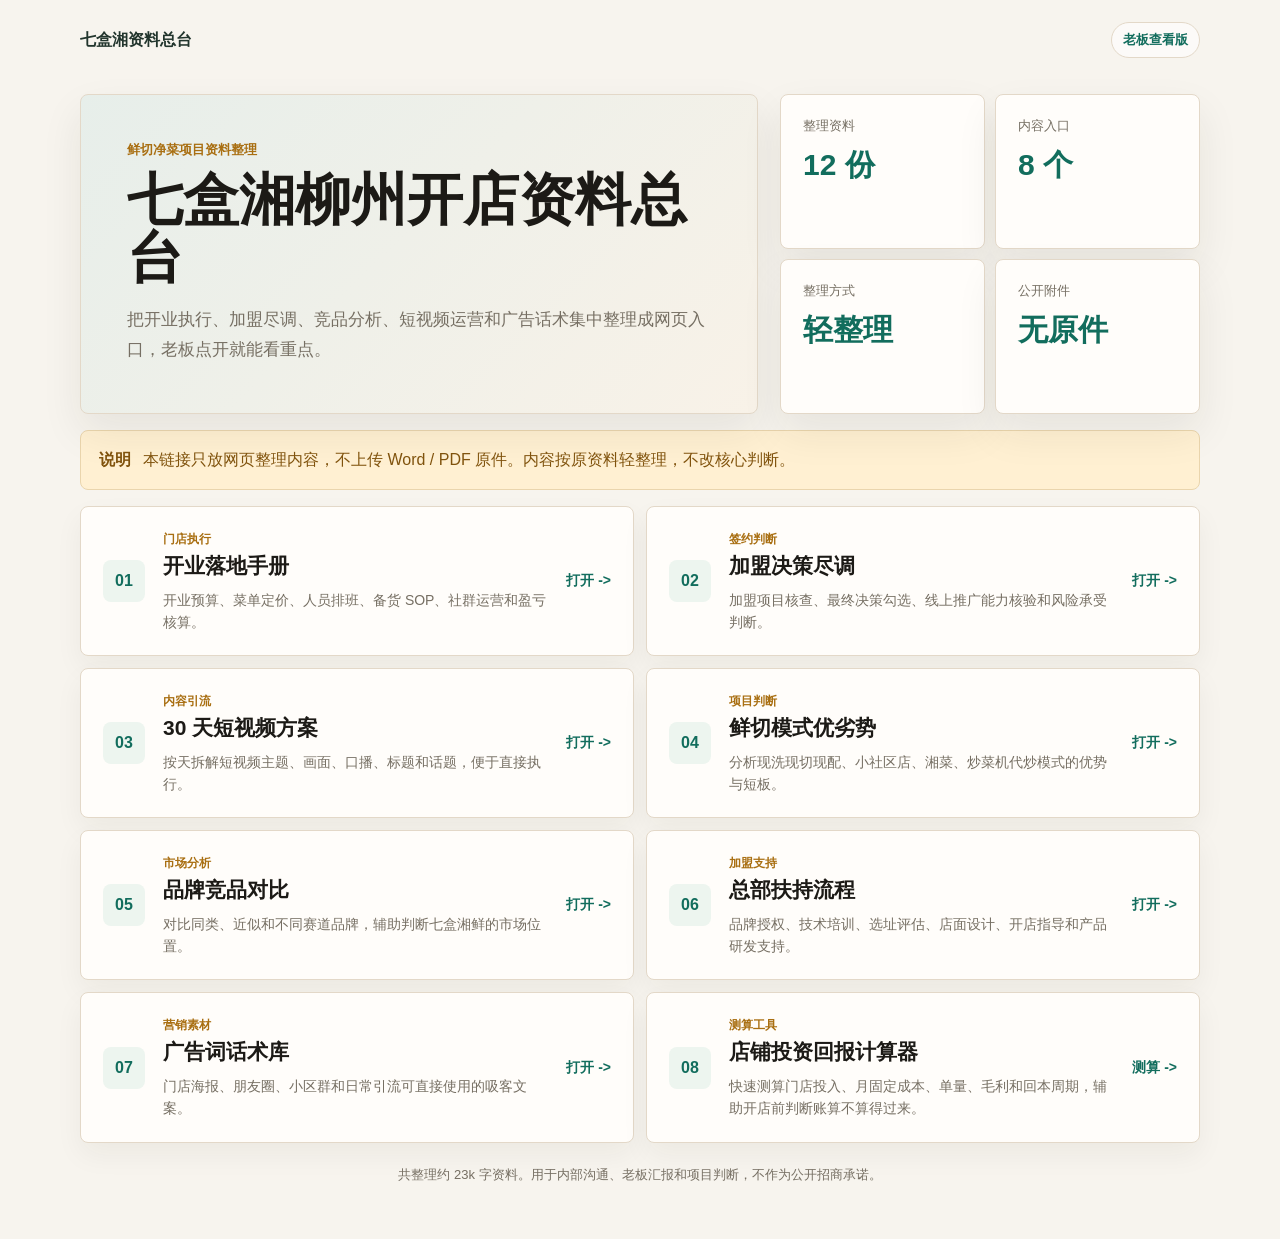
<file: index.html>
<!doctype html>
<html lang="zh-CN">
<head>
  <meta charset="utf-8">
  <meta name="viewport" content="width=device-width, initial-scale=1">
  <title>七盒湘资料总台</title>
  <link rel="stylesheet" href="assets/styles.css">
</head>
<body>
  <header class="site-header">
    <div class="brand">七盒湘资料总台</div>
    <div class="label">老板查看版</div>
  </header>
  <main class="home">
    <section class="hero">
      <div class="hero-copy">
        <div class="eyebrow">鲜切净菜项目资料整理</div>
        <h1>七盒湘柳州开店资料总台</h1>
        <p>把开业执行、加盟尽调、竞品分析、短视频运营和广告话术集中整理成网页入口，老板点开就能看重点。</p>
      </div>
      <div class="hero-panel">
        <div><span>整理资料</span><strong>12 份</strong></div>
        <div><span>内容入口</span><strong>8 个</strong></div>
        <div><span>整理方式</span><strong>轻整理</strong></div>
        <div><span>公开附件</span><strong>无原件</strong></div>
      </div>
    </section>
    <section class="note-band">
      <strong>说明</strong>
      <span>本链接只放网页整理内容，不上传 Word / PDF 原件。内容按原资料轻整理，不改核心判断。</span>
    </section>
    <section class="tool-grid">
      
            <a class="tool-card" href="pages/opening-manual.html">
              <div class="tool-num">01</div>
              <div class="tool-copy">
                <span>门店执行</span>
                <h2>开业落地手册</h2>
                <p>开业预算、菜单定价、人员排班、备货 SOP、社群运营和盈亏核算。</p>
              </div>
              <strong>打开</strong>
            </a>
            
            <a class="tool-card" href="pages/franchise-due-diligence.html">
              <div class="tool-num">02</div>
              <div class="tool-copy">
                <span>签约判断</span>
                <h2>加盟决策尽调</h2>
                <p>加盟项目核查、最终决策勾选、线上推广能力核验和风险承受判断。</p>
              </div>
              <strong>打开</strong>
            </a>
            
            <a class="tool-card" href="pages/short-video-plan.html">
              <div class="tool-num">03</div>
              <div class="tool-copy">
                <span>内容引流</span>
                <h2>30 天短视频方案</h2>
                <p>按天拆解短视频主题、画面、口播、标题和话题，便于直接执行。</p>
              </div>
              <strong>打开</strong>
            </a>
            
            <a class="tool-card" href="pages/model-pros-cons.html">
              <div class="tool-num">04</div>
              <div class="tool-copy">
                <span>项目判断</span>
                <h2>鲜切模式优劣势</h2>
                <p>分析现洗现切现配、小社区店、湘菜、炒菜机代炒模式的优势与短板。</p>
              </div>
              <strong>打开</strong>
            </a>
            
            <a class="tool-card" href="pages/brand-competition.html">
              <div class="tool-num">05</div>
              <div class="tool-copy">
                <span>市场分析</span>
                <h2>品牌竞品对比</h2>
                <p>对比同类、近似和不同赛道品牌，辅助判断七盒湘鲜的市场位置。</p>
              </div>
              <strong>打开</strong>
            </a>
            
            <a class="tool-card" href="pages/support-process.html">
              <div class="tool-num">06</div>
              <div class="tool-copy">
                <span>加盟支持</span>
                <h2>总部扶持流程</h2>
                <p>品牌授权、技术培训、选址评估、店面设计、开店指导和产品研发支持。</p>
              </div>
              <strong>打开</strong>
            </a>
            
            <a class="tool-card" href="pages/ad-copy-bank.html">
              <div class="tool-num">07</div>
              <div class="tool-copy">
                <span>营销素材</span>
                <h2>广告词话术库</h2>
                <p>门店海报、朋友圈、小区群和日常引流可直接使用的吸客文案。</p>
              </div>
              <strong>打开</strong>
            </a>
            
            <a class="tool-card" href="https://312760175liusheng-ship-it.github.io/store-roi-calculator/?v=185c497" target="_blank" rel="noopener">
              <div class="tool-num">08</div>
              <div class="tool-copy">
                <span>测算工具</span>
                <h2>店铺投资回报计算器</h2>
                <p>快速测算门店投入、月固定成本、单量、毛利和回本周期，辅助开店前判断账算不算得过来。</p>
              </div>
              <strong>测算</strong>
            </a>
            
    </section>
    <footer>共整理约 23k 字资料。用于内部沟通、老板汇报和项目判断，不作为公开招商承诺。</footer>
  </main>
</body>
</html>
</file>
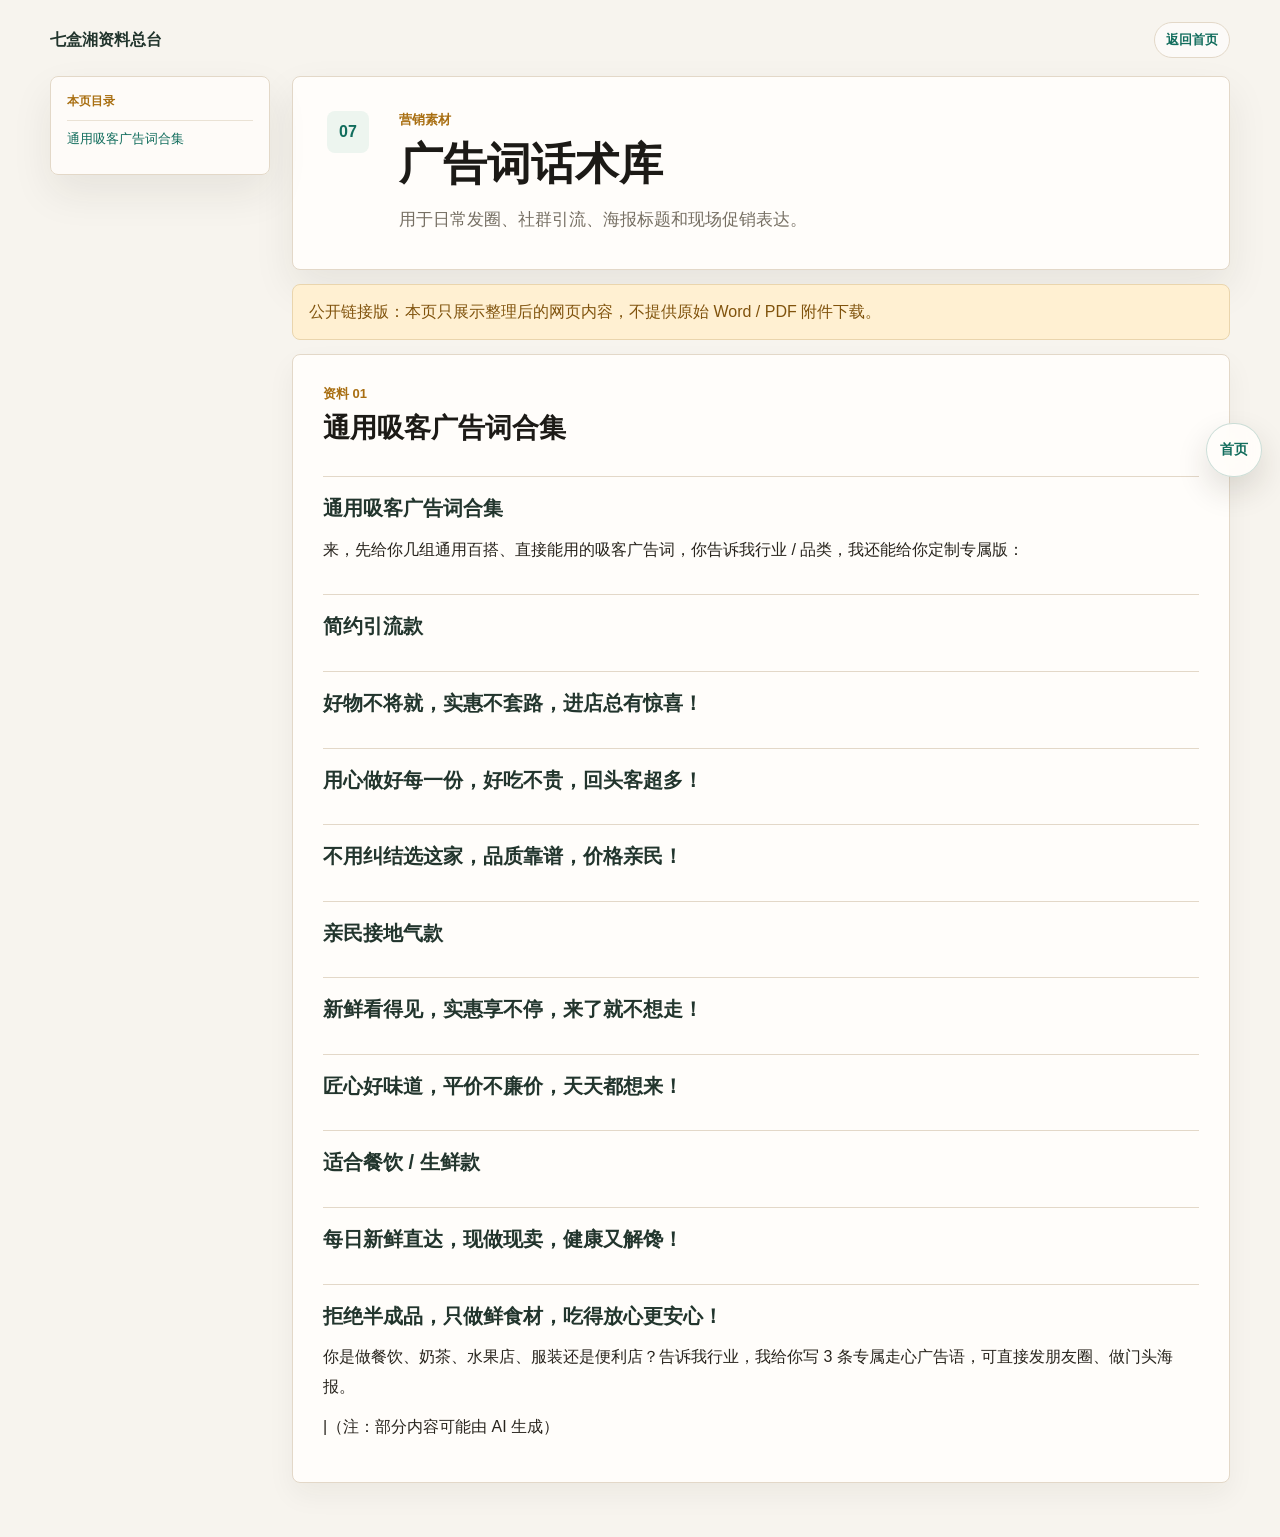
<file: pages/ad-copy-bank.html>
<!doctype html>
<html lang="zh-CN">
<head>
  <meta charset="utf-8">
  <meta name="viewport" content="width=device-width, initial-scale=1">
  <title>广告词话术库</title>
  <link rel="stylesheet" href="../assets/styles.css">
</head>
<body>
  <header class="site-header compact">
    <a class="brand" href="../index.html">七盒湘资料总台</a>
    <a class="home-link" href="../index.html">返回首页</a>
  </header>
  <main class="layout">
    <aside class="toc">
      <div class="toc-title">本页目录</div>
      <a href="#doc-1">通用吸客广告词合集</a>
    </aside>
    <article class="article">
      <div class="article-head">
        <div class="num">07</div>
        <div>
          <div class="eyebrow">营销素材</div>
          <h1>广告词话术库</h1>
          <p>用于日常发圈、社群引流、海报标题和现场促销表达。</p>
        </div>
      </div>
      <div class="public-note">公开链接版：本页只展示整理后的网页内容，不提供原始 Word / PDF 附件下载。</div>
      
            <section class="doc-section" id="doc-1">
              <div class="eyebrow">资料 01</div>
              <h2>通用吸客广告词合集</h2>
              <div class="doc-body">
                <h3>通用吸客广告词合集</h3>
<p>来，先给你几组通用百搭、直接能用的吸客广告词，你告诉我行业 / 品类，我还能给你定制专属版：</p>
<h3>简约引流款</h3>
<h3>好物不将就，实惠不套路，进店总有惊喜！</h3>
<h3>用心做好每一份，好吃不贵，回头客超多！</h3>
<h3>不用纠结选这家，品质靠谱，价格亲民！</h3>
<h3>亲民接地气款</h3>
<h3>新鲜看得见，实惠享不停，来了就不想走！</h3>
<h3>匠心好味道，平价不廉价，天天都想来！</h3>
<h3>适合餐饮 / 生鲜款</h3>
<h3>每日新鲜直达，现做现卖，健康又解馋！</h3>
<h3>拒绝半成品，只做鲜食材，吃得放心更安心！</h3>
<p>你是做餐饮、奶茶、水果店、服装还是便利店？告诉我行业，我给你写 3 条专属走心广告语，可直接发朋友圈、做门头海报。</p>
<p>|（注：部分内容可能由 AI 生成）</p>
              </div>
            </section>
            
    </article>
  </main>
  <a class="floating-home" href="../index.html" aria-label="返回首页">首页</a>
</body>
</html>
</file>
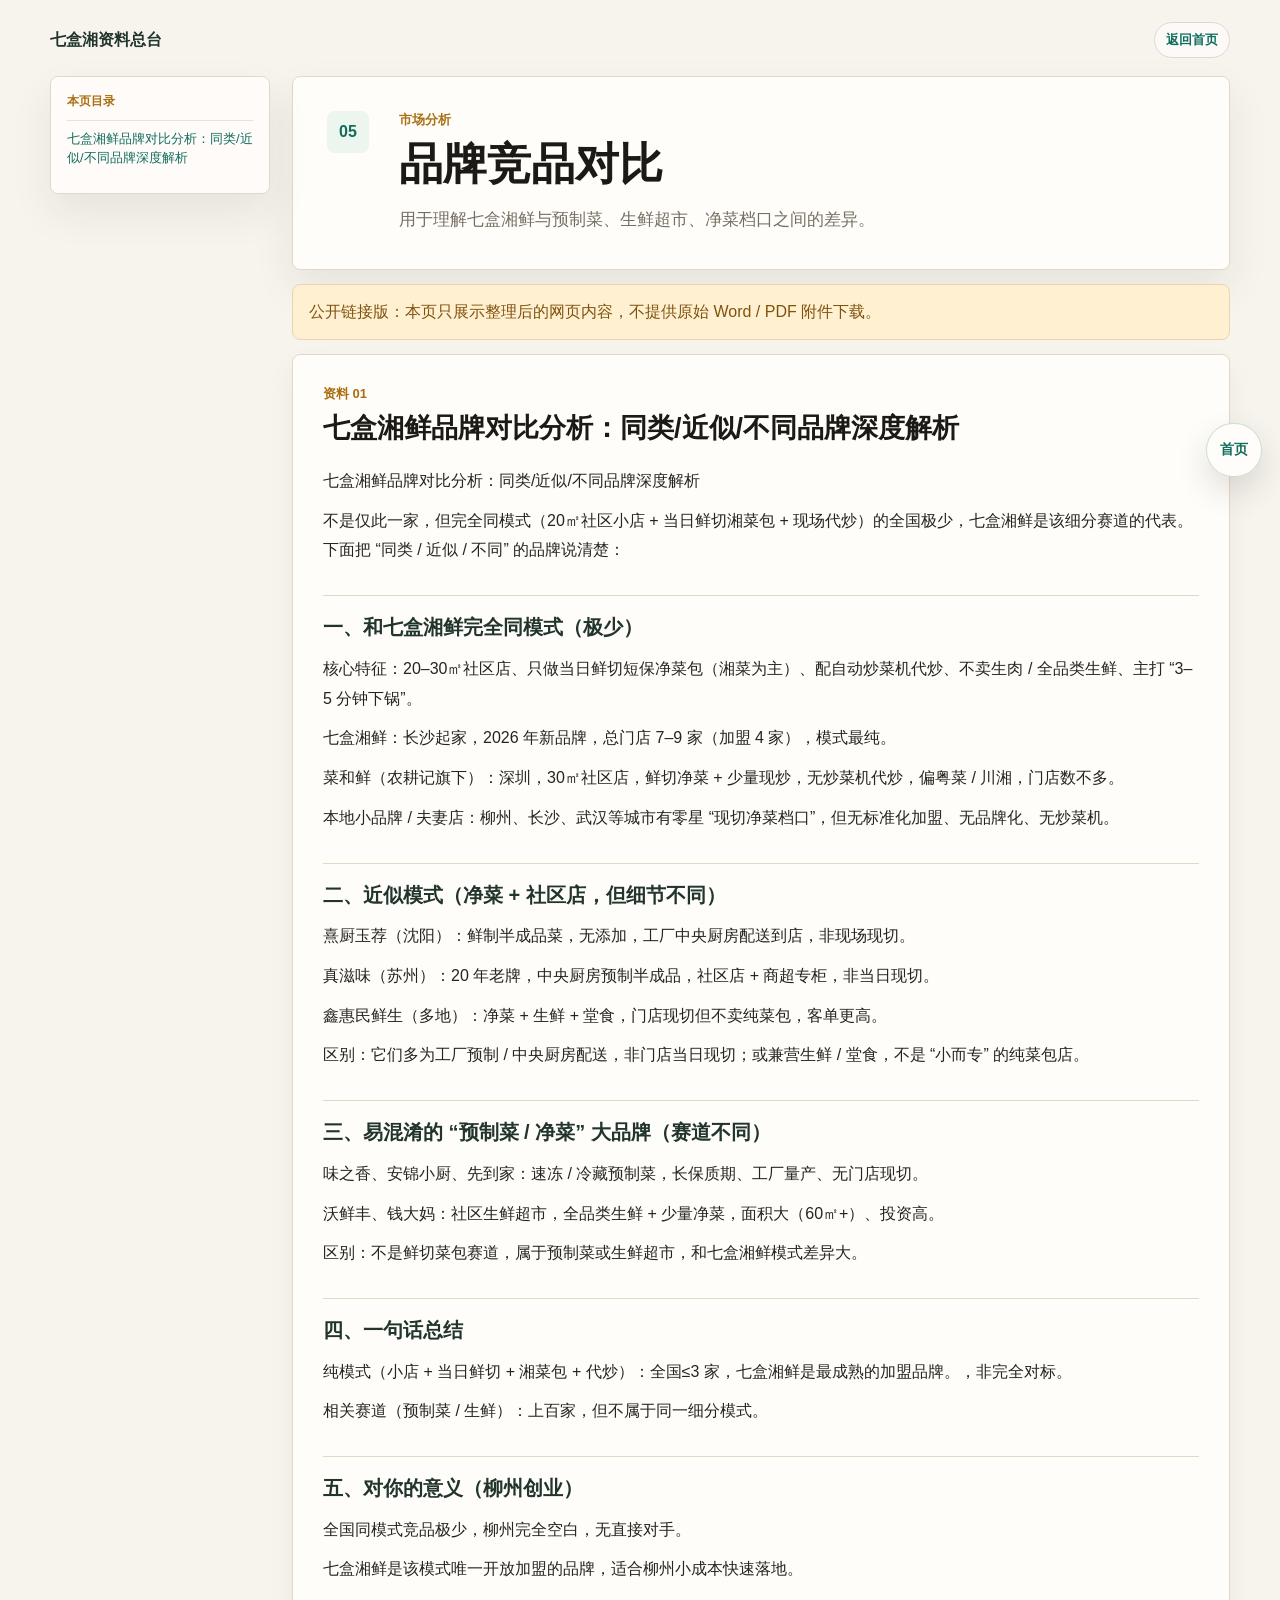
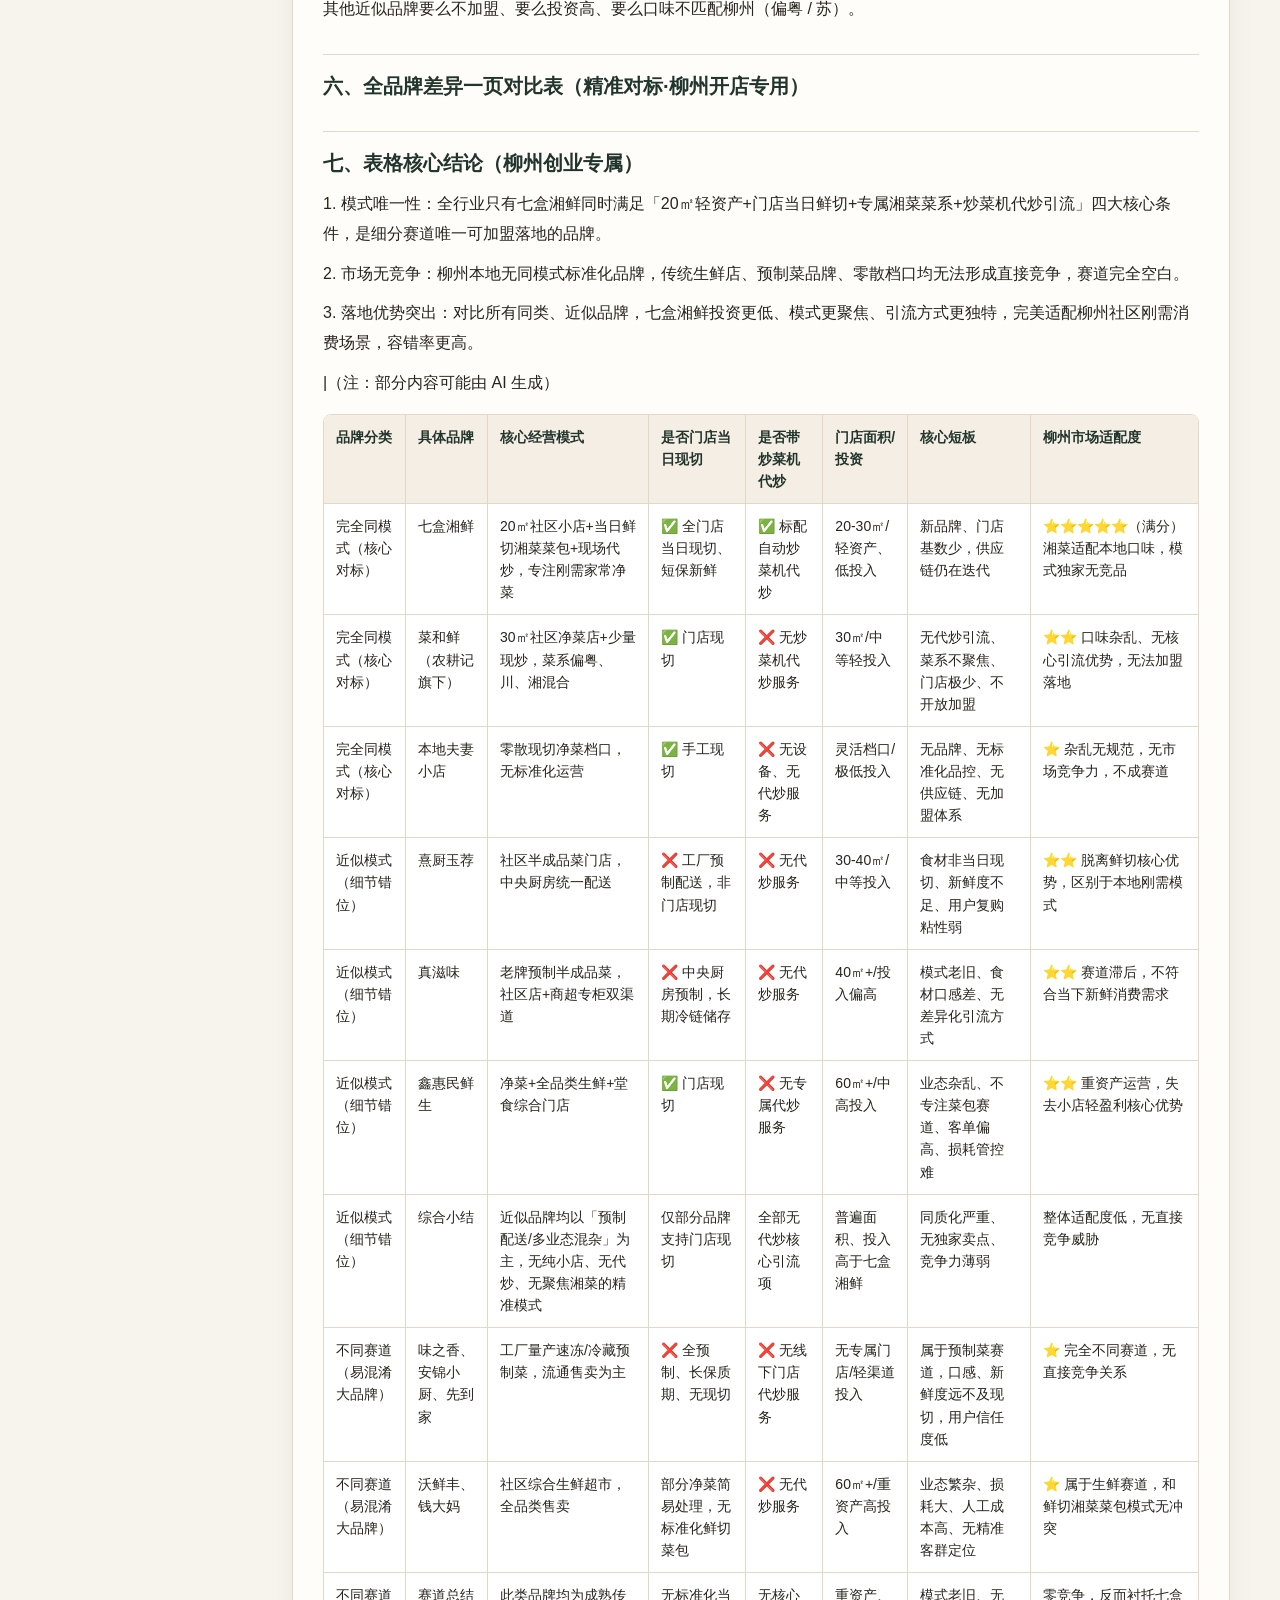
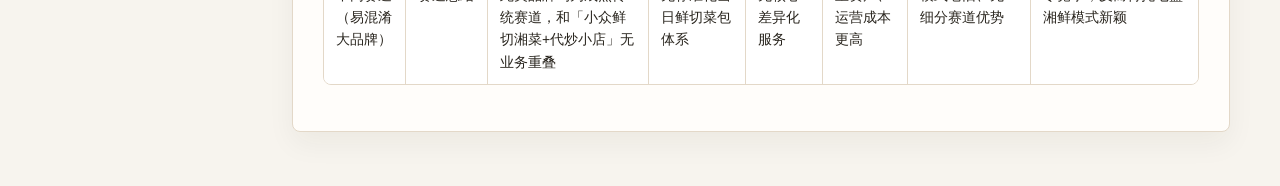
<file: pages/brand-competition.html>
<!doctype html>
<html lang="zh-CN">
<head>
  <meta charset="utf-8">
  <meta name="viewport" content="width=device-width, initial-scale=1">
  <title>品牌竞品对比</title>
  <link rel="stylesheet" href="../assets/styles.css">
</head>
<body>
  <header class="site-header compact">
    <a class="brand" href="../index.html">七盒湘资料总台</a>
    <a class="home-link" href="../index.html">返回首页</a>
  </header>
  <main class="layout">
    <aside class="toc">
      <div class="toc-title">本页目录</div>
      <a href="#doc-1">七盒湘鲜品牌对比分析：同类/近似/不同品牌深度解析</a>
    </aside>
    <article class="article">
      <div class="article-head">
        <div class="num">05</div>
        <div>
          <div class="eyebrow">市场分析</div>
          <h1>品牌竞品对比</h1>
          <p>用于理解七盒湘鲜与预制菜、生鲜超市、净菜档口之间的差异。</p>
        </div>
      </div>
      <div class="public-note">公开链接版：本页只展示整理后的网页内容，不提供原始 Word / PDF 附件下载。</div>
      
            <section class="doc-section" id="doc-1">
              <div class="eyebrow">资料 01</div>
              <h2>七盒湘鲜品牌对比分析：同类/近似/不同品牌深度解析</h2>
              <div class="doc-body">
                <p>七盒湘鲜品牌对比分析：同类/近似/不同品牌深度解析</p>
<p>不是仅此一家，但完全同模式（20㎡社区小店 + 当日鲜切湘菜包 + 现场代炒）的全国极少，七盒湘鲜是该细分赛道的代表。下面把 “同类 / 近似 / 不同” 的品牌说清楚：</p>
<h3>一、和七盒湘鲜完全同模式（极少）</h3>
<p>核心特征：20–30㎡社区店、只做当日鲜切短保净菜包（湘菜为主）、配自动炒菜机代炒、不卖生肉 / 全品类生鲜、主打 “3–5 分钟下锅”。</p>
<p>七盒湘鲜：长沙起家，2026 年新品牌，总门店 7–9 家（加盟 4 家），模式最纯。</p>
<p>菜和鲜（农耕记旗下）：深圳，30㎡社区店，鲜切净菜 + 少量现炒，无炒菜机代炒，偏粤菜 / 川湘，门店数不多。</p>
<p>本地小品牌 / 夫妻店：柳州、长沙、武汉等城市有零星 “现切净菜档口”，但无标准化加盟、无品牌化、无炒菜机。</p>
<h3>二、近似模式（净菜 + 社区店，但细节不同）</h3>
<p>熹厨玉荐（沈阳）：鲜制半成品菜，无添加，工厂中央厨房配送到店，非现场现切。</p>
<p>真滋味（苏州）：20 年老牌，中央厨房预制半成品，社区店 + 商超专柜，非当日现切。</p>
<p>鑫惠民鲜生（多地）：净菜 + 生鲜 + 堂食，门店现切但不卖纯菜包，客单更高。</p>
<p>区别：它们多为工厂预制 / 中央厨房配送，非门店当日现切；或兼营生鲜 / 堂食，不是 “小而专” 的纯菜包店。</p>
<h3>三、易混淆的 “预制菜 / 净菜” 大品牌（赛道不同）</h3>
<p>味之香、安锦小厨、先到家：速冻 / 冷藏预制菜，长保质期、工厂量产、无门店现切。</p>
<p>沃鲜丰、钱大妈：社区生鲜超市，全品类生鲜 + 少量净菜，面积大（60㎡+）、投资高。</p>
<p>区别：不是鲜切菜包赛道，属于预制菜或生鲜超市，和七盒湘鲜模式差异大。</p>
<h3>四、一句话总结</h3>
<p>纯模式（小店 + 当日鲜切 + 湘菜包 + 代炒）：全国≤3 家，七盒湘鲜是最成熟的加盟品牌。，非完全对标。</p>
<p>相关赛道（预制菜 / 生鲜）：上百家，但不属于同一细分模式。</p>
<h3>五、对你的意义（柳州创业）</h3>
<p>全国同模式竞品极少，柳州完全空白，无直接对手。</p>
<p>七盒湘鲜是该模式唯一开放加盟的品牌，适合柳州小成本快速落地。</p>
<p>其他近似品牌要么不加盟、要么投资高、要么口味不匹配柳州（偏粤 / 苏）。</p>
<h3>六、全品牌差异一页对比表（精准对标·柳州开店专用）</h3>
<h3>七、表格核心结论（柳州创业专属）</h3>
<p>1. 模式唯一性：全行业只有七盒湘鲜同时满足「20㎡轻资产+门店当日鲜切+专属湘菜菜系+炒菜机代炒引流」四大核心条件，是细分赛道唯一可加盟落地的品牌。</p>
<p>2. 市场无竞争：柳州本地无同模式标准化品牌，传统生鲜店、预制菜品牌、零散档口均无法形成直接竞争，赛道完全空白。</p>
<p>3. 落地优势突出：对比所有同类、近似品牌，七盒湘鲜投资更低、模式更聚焦、引流方式更独特，完美适配柳州社区刚需消费场景，容错率更高。</p>
<p>|（注：部分内容可能由 AI 生成）</p>
<div class="table-wrap"><table><tr><th>品牌分类</th><th>具体品牌</th><th>核心经营模式</th><th>是否门店当日现切</th><th>是否带炒菜机代炒</th><th>门店面积/投资</th><th>核心短板</th><th>柳州市场适配度</th></tr><tr><td>完全同模式（核心对标）</td><td>七盒湘鲜</td><td>20㎡社区小店+当日鲜切湘菜菜包+现场代炒，专注刚需家常净菜</td><td>✅ 全门店当日现切、短保新鲜</td><td>✅ 标配自动炒菜机代炒</td><td>20-30㎡/轻资产、低投入</td><td>新品牌、门店基数少，供应链仍在迭代</td><td>⭐⭐⭐⭐⭐（满分）湘菜适配本地口味，模式独家无竞品</td></tr><tr><td>完全同模式（核心对标）</td><td>菜和鲜（农耕记旗下）</td><td>30㎡社区净菜店+少量现炒，菜系偏粤、川、湘混合</td><td>✅ 门店现切</td><td>❌ 无炒菜机代炒服务</td><td>30㎡/中等轻投入</td><td>无代炒引流、菜系不聚焦、门店极少、不开放加盟</td><td>⭐⭐ 口味杂乱、无核心引流优势，无法加盟落地</td></tr><tr><td>完全同模式（核心对标）</td><td>本地夫妻小店</td><td>零散现切净菜档口，无标准化运营</td><td>✅ 手工现切</td><td>❌ 无设备、无代炒服务</td><td>灵活档口/极低投入</td><td>无品牌、无标准化品控、无供应链、无加盟体系</td><td>⭐ 杂乱无规范，无市场竞争力，不成赛道</td></tr><tr><td>近似模式（细节错位）</td><td>熹厨玉荐</td><td>社区半成品菜门店，中央厨房统一配送</td><td>❌ 工厂预制配送，非门店现切</td><td>❌ 无代炒服务</td><td>30-40㎡/中等投入</td><td>食材非当日现切、新鲜度不足、用户复购粘性弱</td><td>⭐⭐ 脱离鲜切核心优势，区别于本地刚需模式</td></tr><tr><td>近似模式（细节错位）</td><td>真滋味</td><td>老牌预制半成品菜，社区店+商超专柜双渠道</td><td>❌ 中央厨房预制，长期冷链储存</td><td>❌ 无代炒服务</td><td>40㎡+/投入偏高</td><td>模式老旧、食材口感差、无差异化引流方式</td><td>⭐⭐ 赛道滞后，不符合当下新鲜消费需求</td></tr><tr><td>近似模式（细节错位）</td><td>鑫惠民鲜生</td><td>净菜+全品类生鲜+堂食综合门店</td><td>✅ 门店现切</td><td>❌ 无专属代炒服务</td><td>60㎡+/中高投入</td><td>业态杂乱、不专注菜包赛道、客单偏高、损耗管控难</td><td>⭐⭐ 重资产运营，失去小店轻盈利核心优势</td></tr><tr><td>近似模式（细节错位）</td><td>综合小结</td><td>近似品牌均以「预制配送/多业态混杂」为主，无纯小店、无代炒、无聚焦湘菜的精准模式</td><td>仅部分品牌支持门店现切</td><td>全部无代炒核心引流项</td><td>普遍面积、投入高于七盒湘鲜</td><td>同质化严重、无独家卖点、竞争力薄弱</td><td>整体适配度低，无直接竞争威胁</td></tr><tr><td>不同赛道（易混淆大品牌）</td><td>味之香、安锦小厨、先到家</td><td>工厂量产速冻/冷藏预制菜，流通售卖为主</td><td>❌ 全预制、长保质期、无现切</td><td>❌ 无线下门店代炒服务</td><td>无专属门店/轻渠道投入</td><td>属于预制菜赛道，口感、新鲜度远不及现切，用户信任度低</td><td>⭐ 完全不同赛道，无直接竞争关系</td></tr><tr><td>不同赛道（易混淆大品牌）</td><td>沃鲜丰、钱大妈</td><td>社区综合生鲜超市，全品类售卖</td><td>部分净菜简易处理，无标准化鲜切菜包</td><td>❌ 无代炒服务</td><td>60㎡+/重资产高投入</td><td>业态繁杂、损耗大、人工成本高、无精准客群定位</td><td>⭐ 属于生鲜赛道，和鲜切湘菜菜包模式无冲突</td></tr><tr><td>不同赛道（易混淆大品牌）</td><td>赛道总结</td><td>此类品牌均为成熟传统赛道，和「小众鲜切湘菜+代炒小店」无业务重叠</td><td>无标准化当日鲜切菜包体系</td><td>无核心差异化服务</td><td>重资产、运营成本更高</td><td>模式老旧、无细分赛道优势</td><td>零竞争，反而衬托七盒湘鲜模式新颖</td></tr></table></div>
              </div>
            </section>
            
    </article>
  </main>
  <a class="floating-home" href="../index.html" aria-label="返回首页">首页</a>
</body>
</html>
</file>
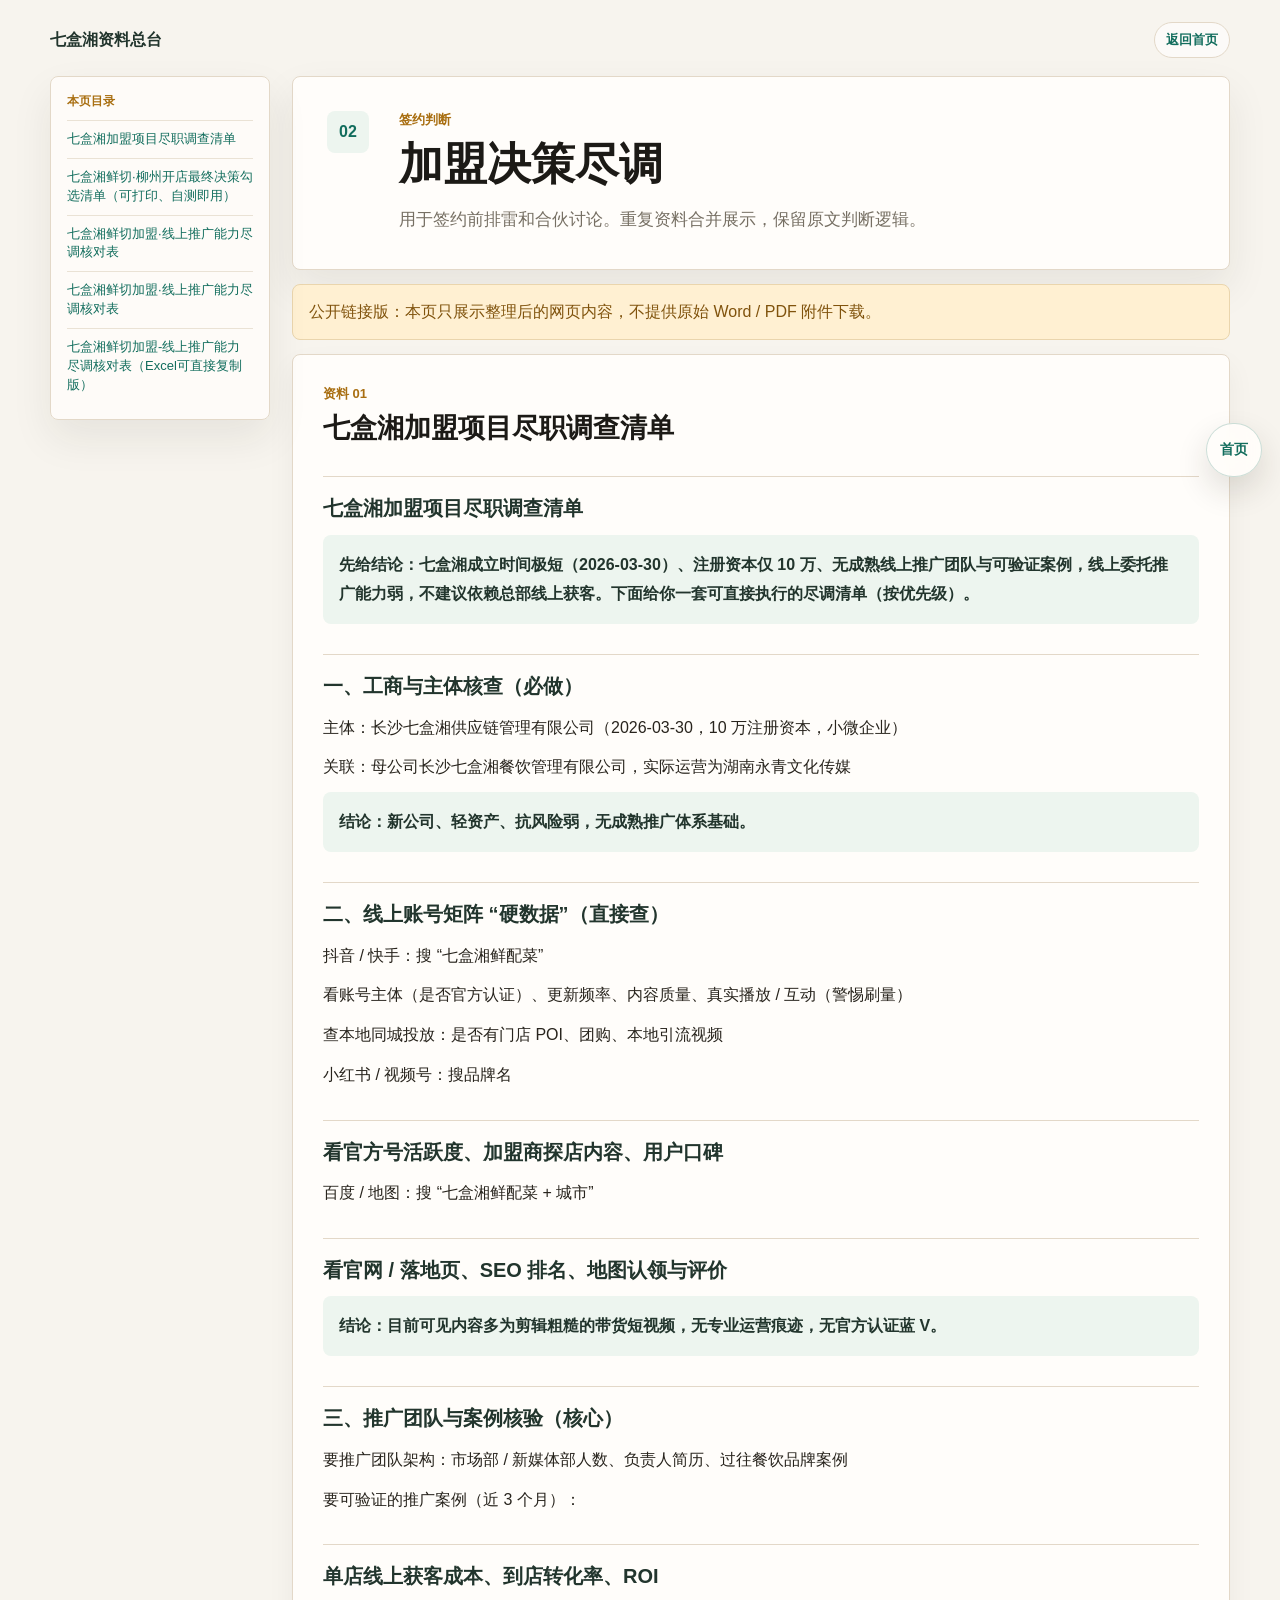
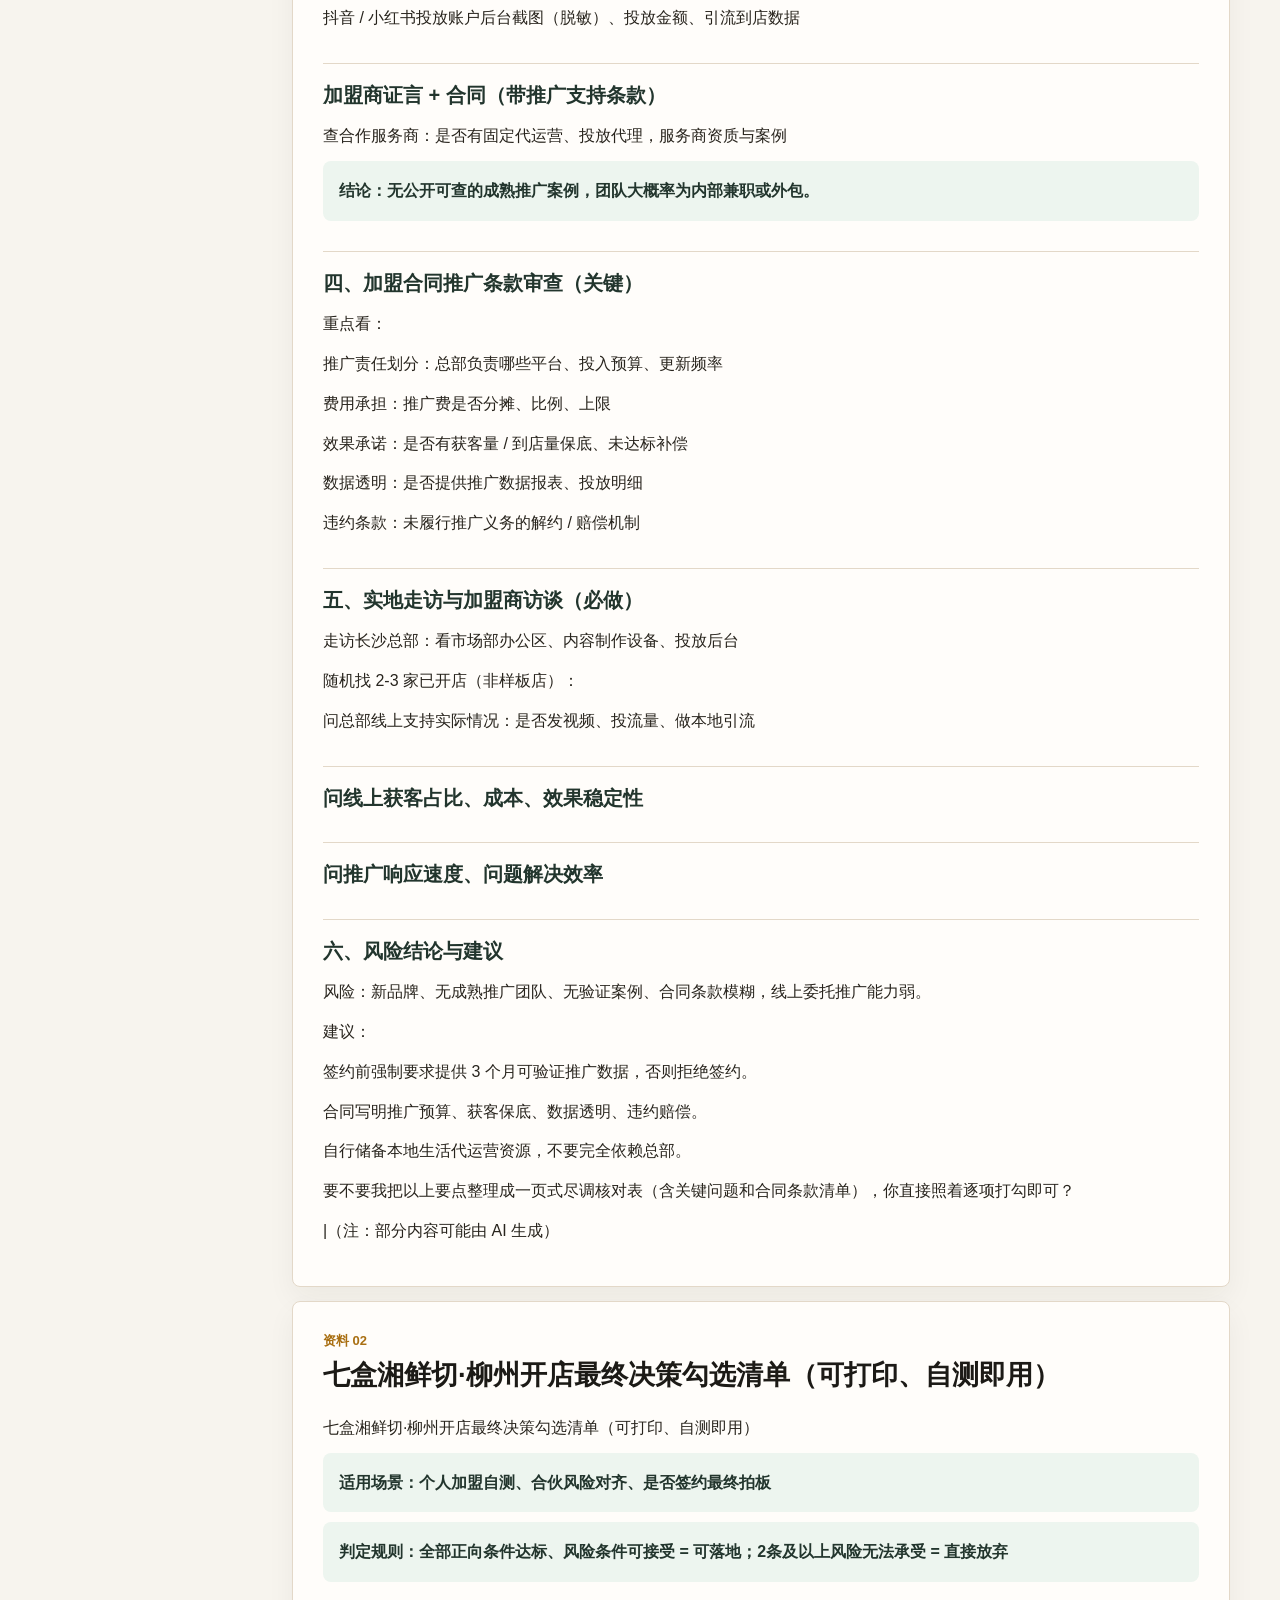
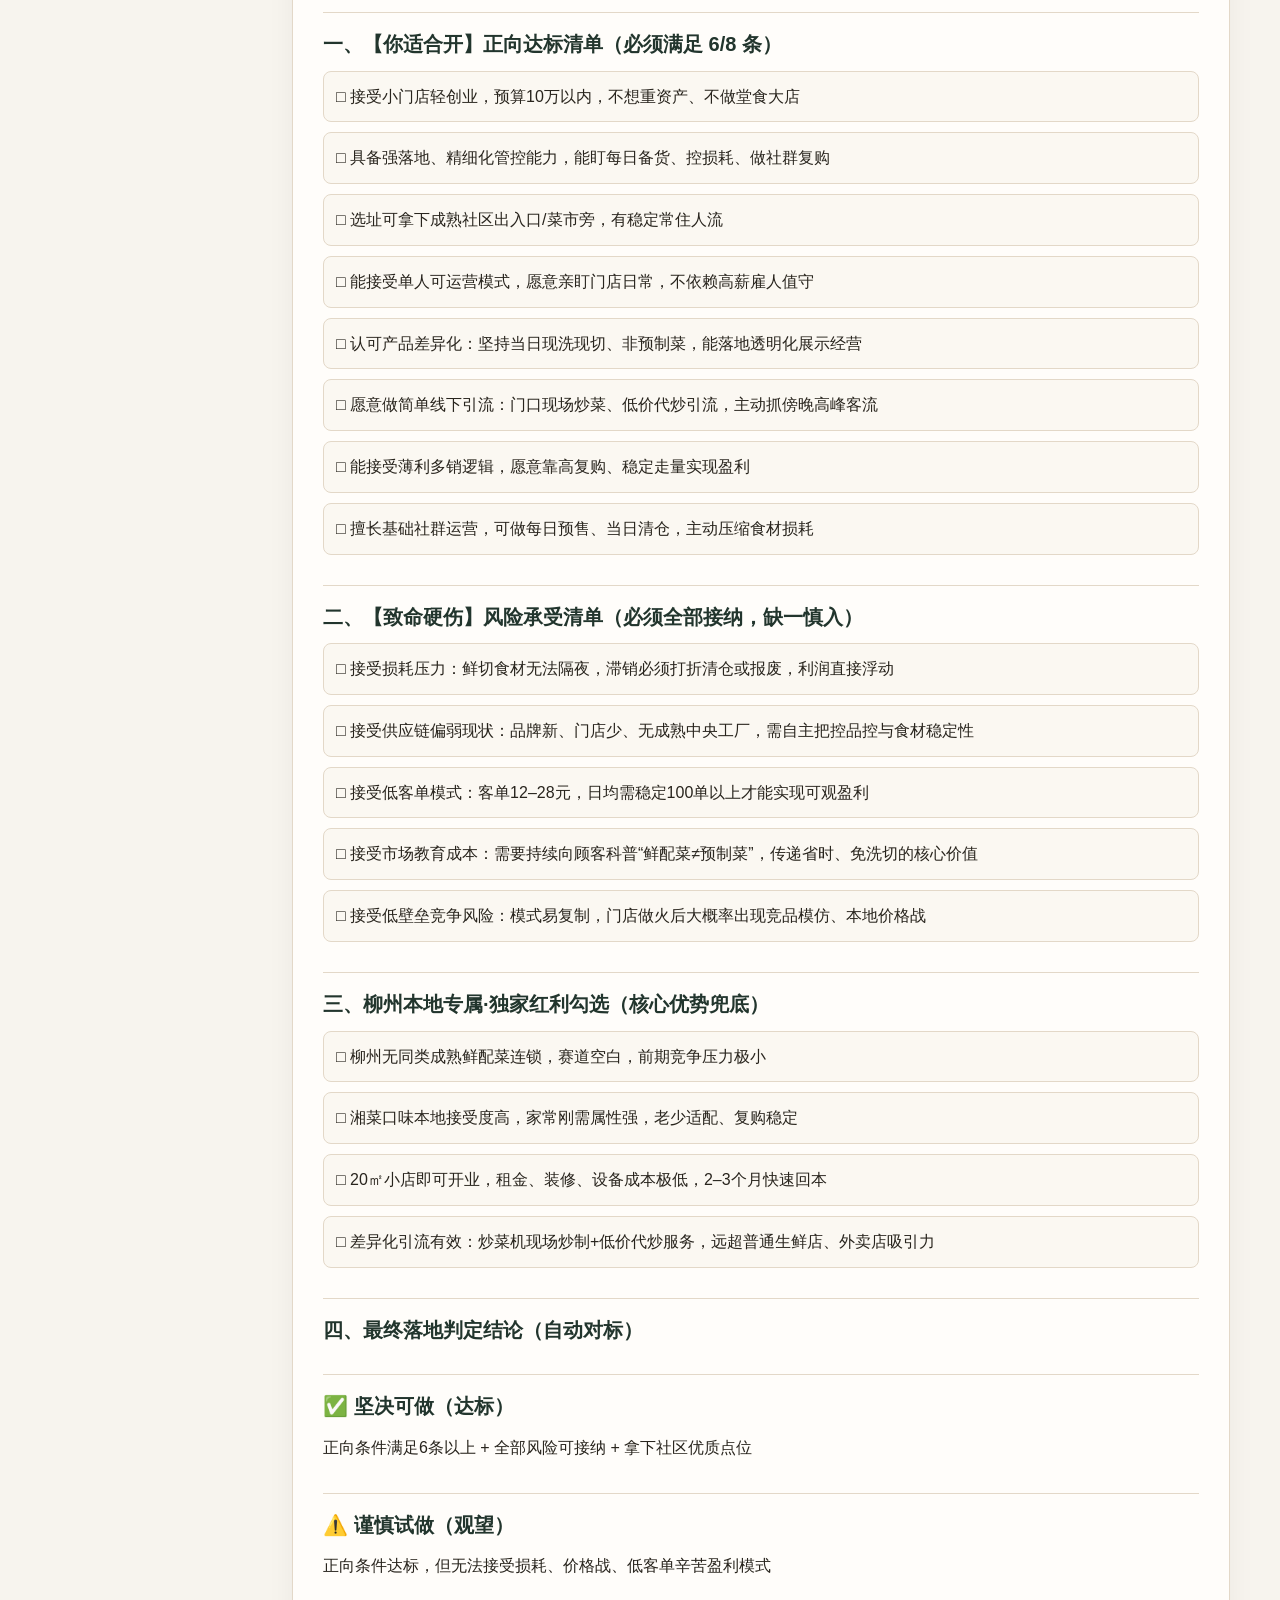
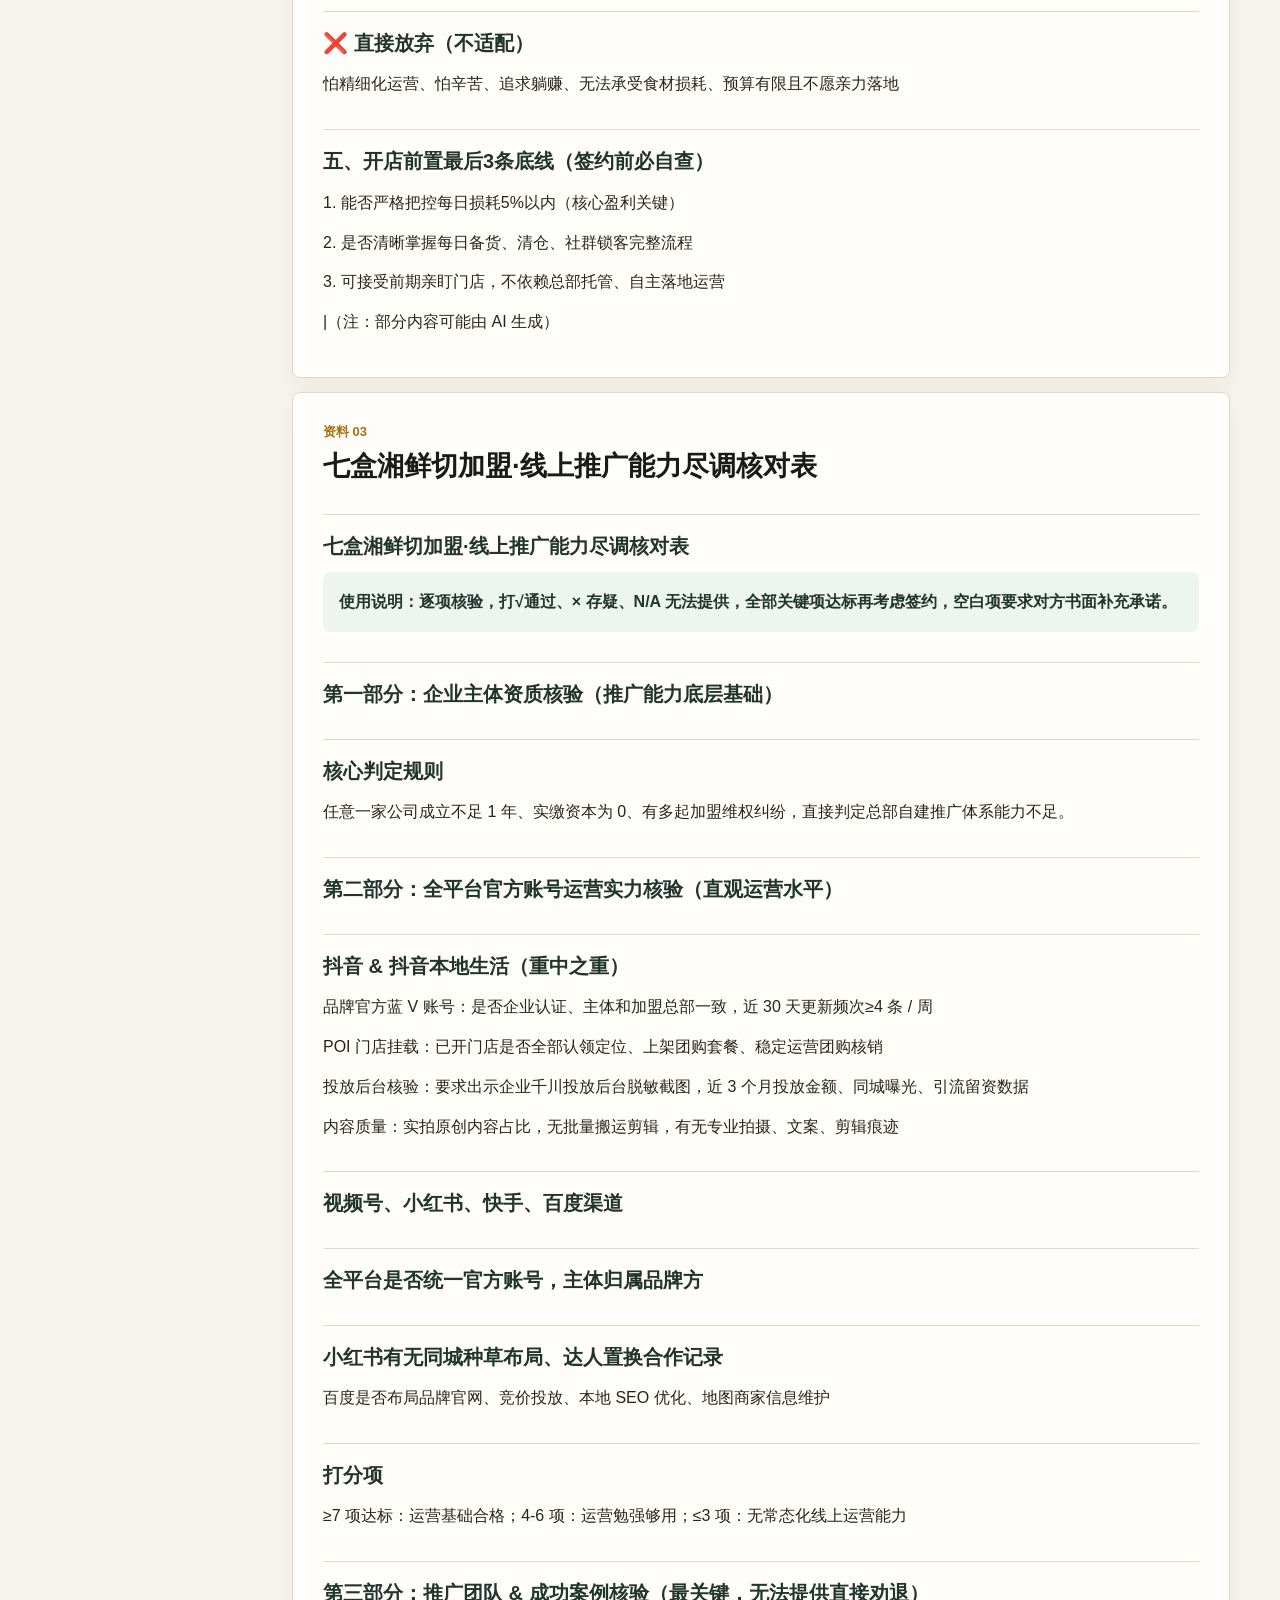
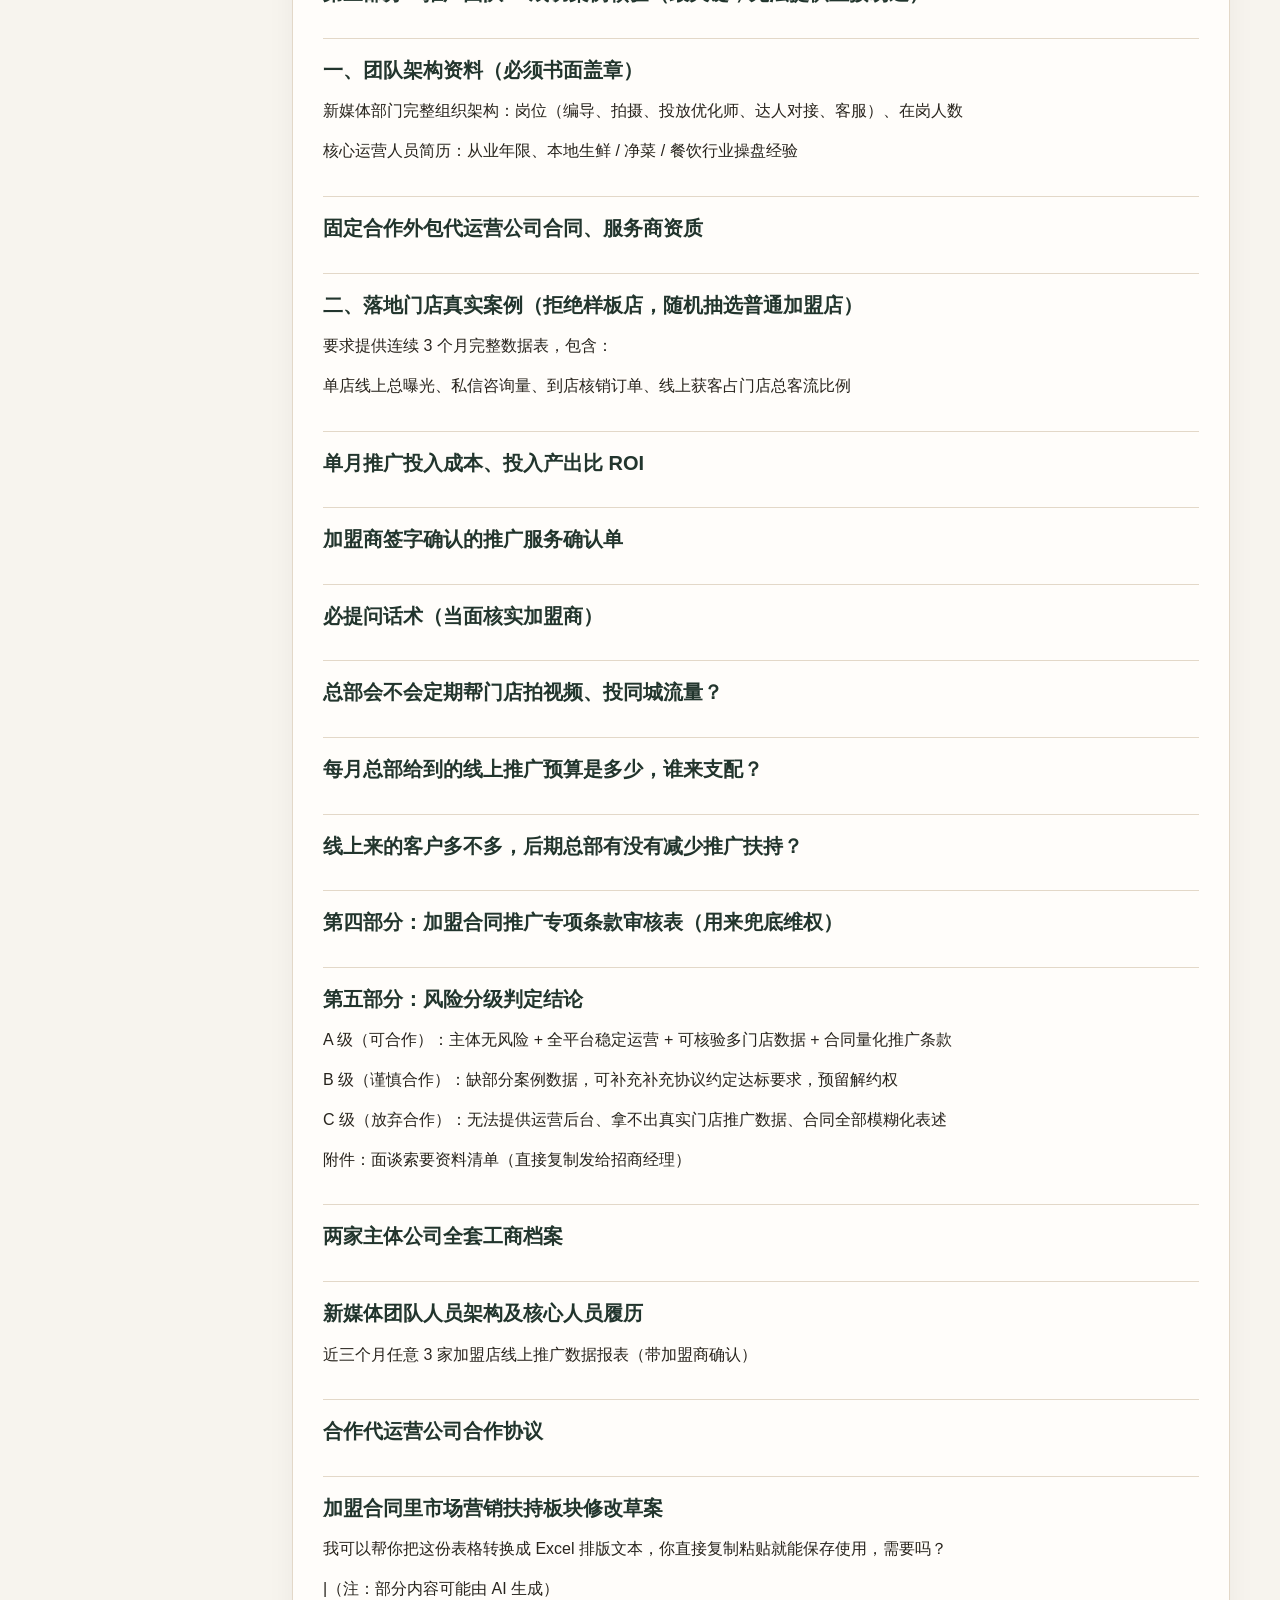
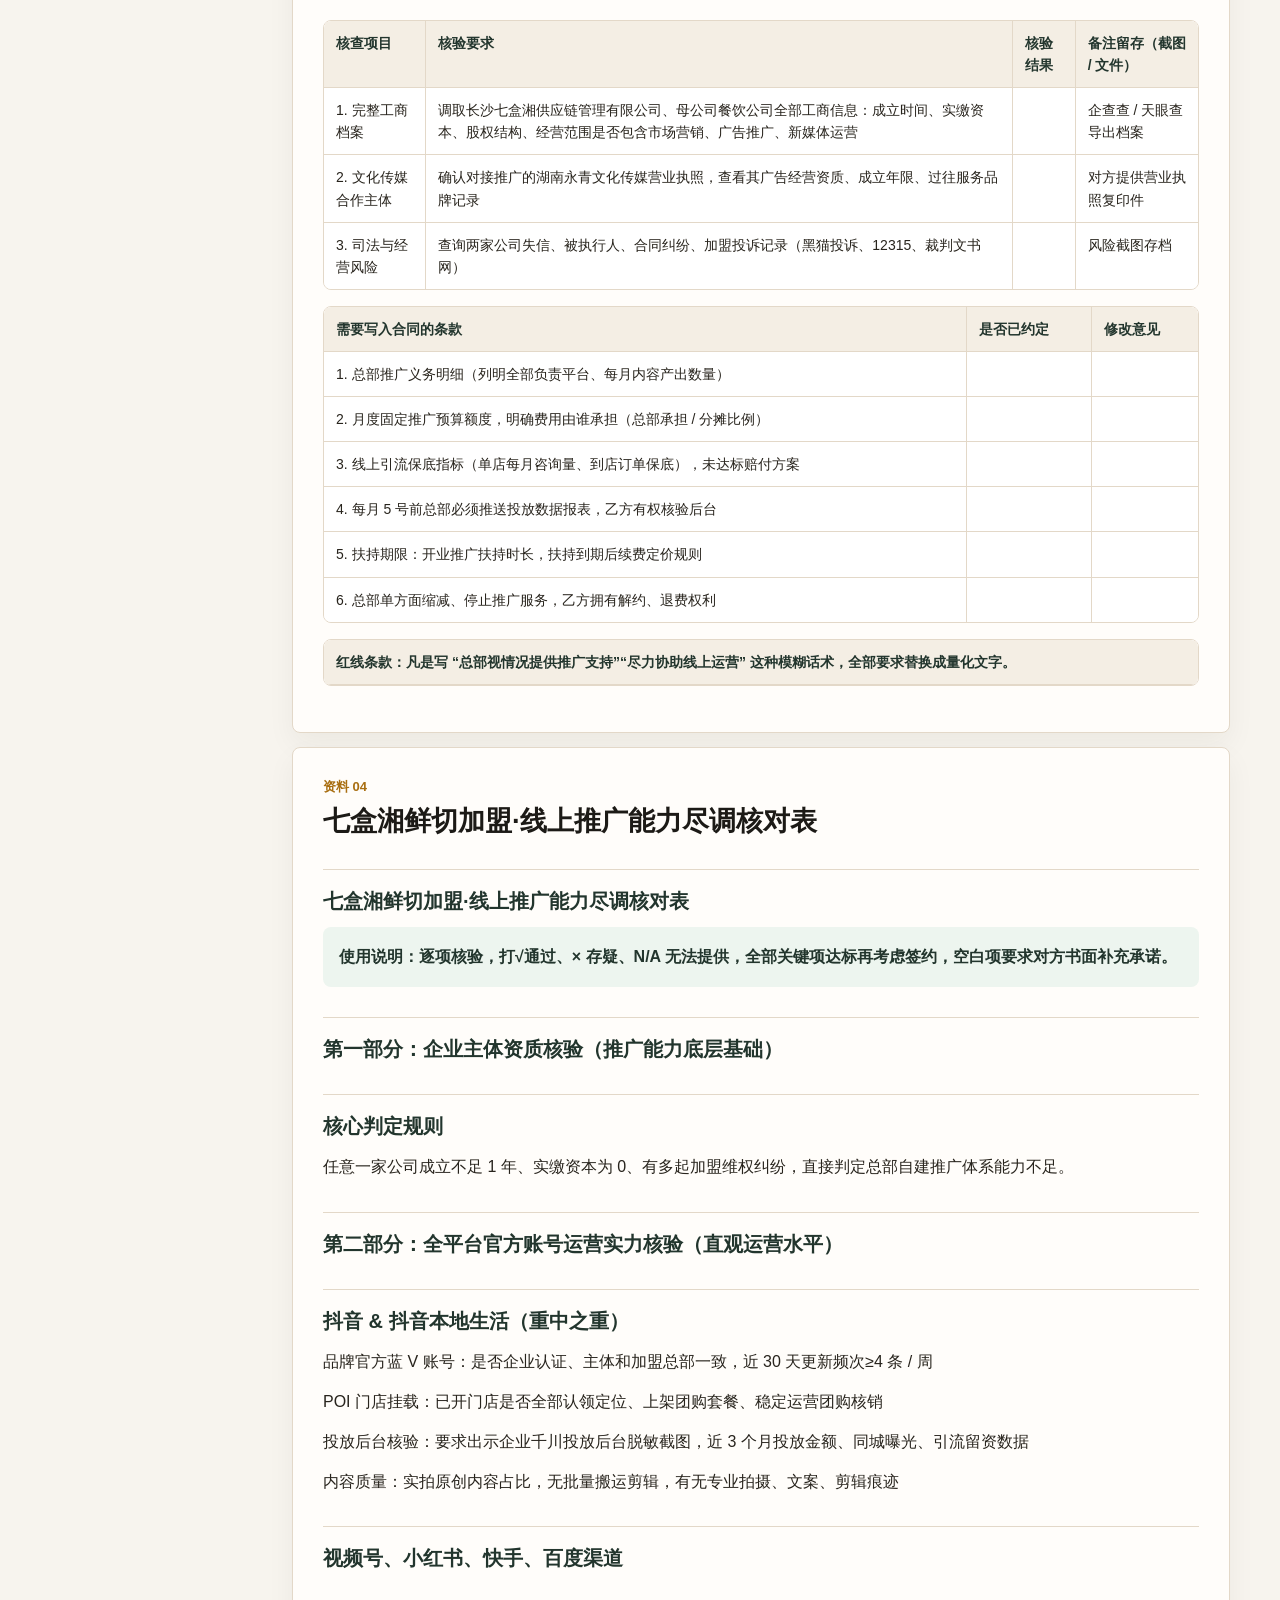
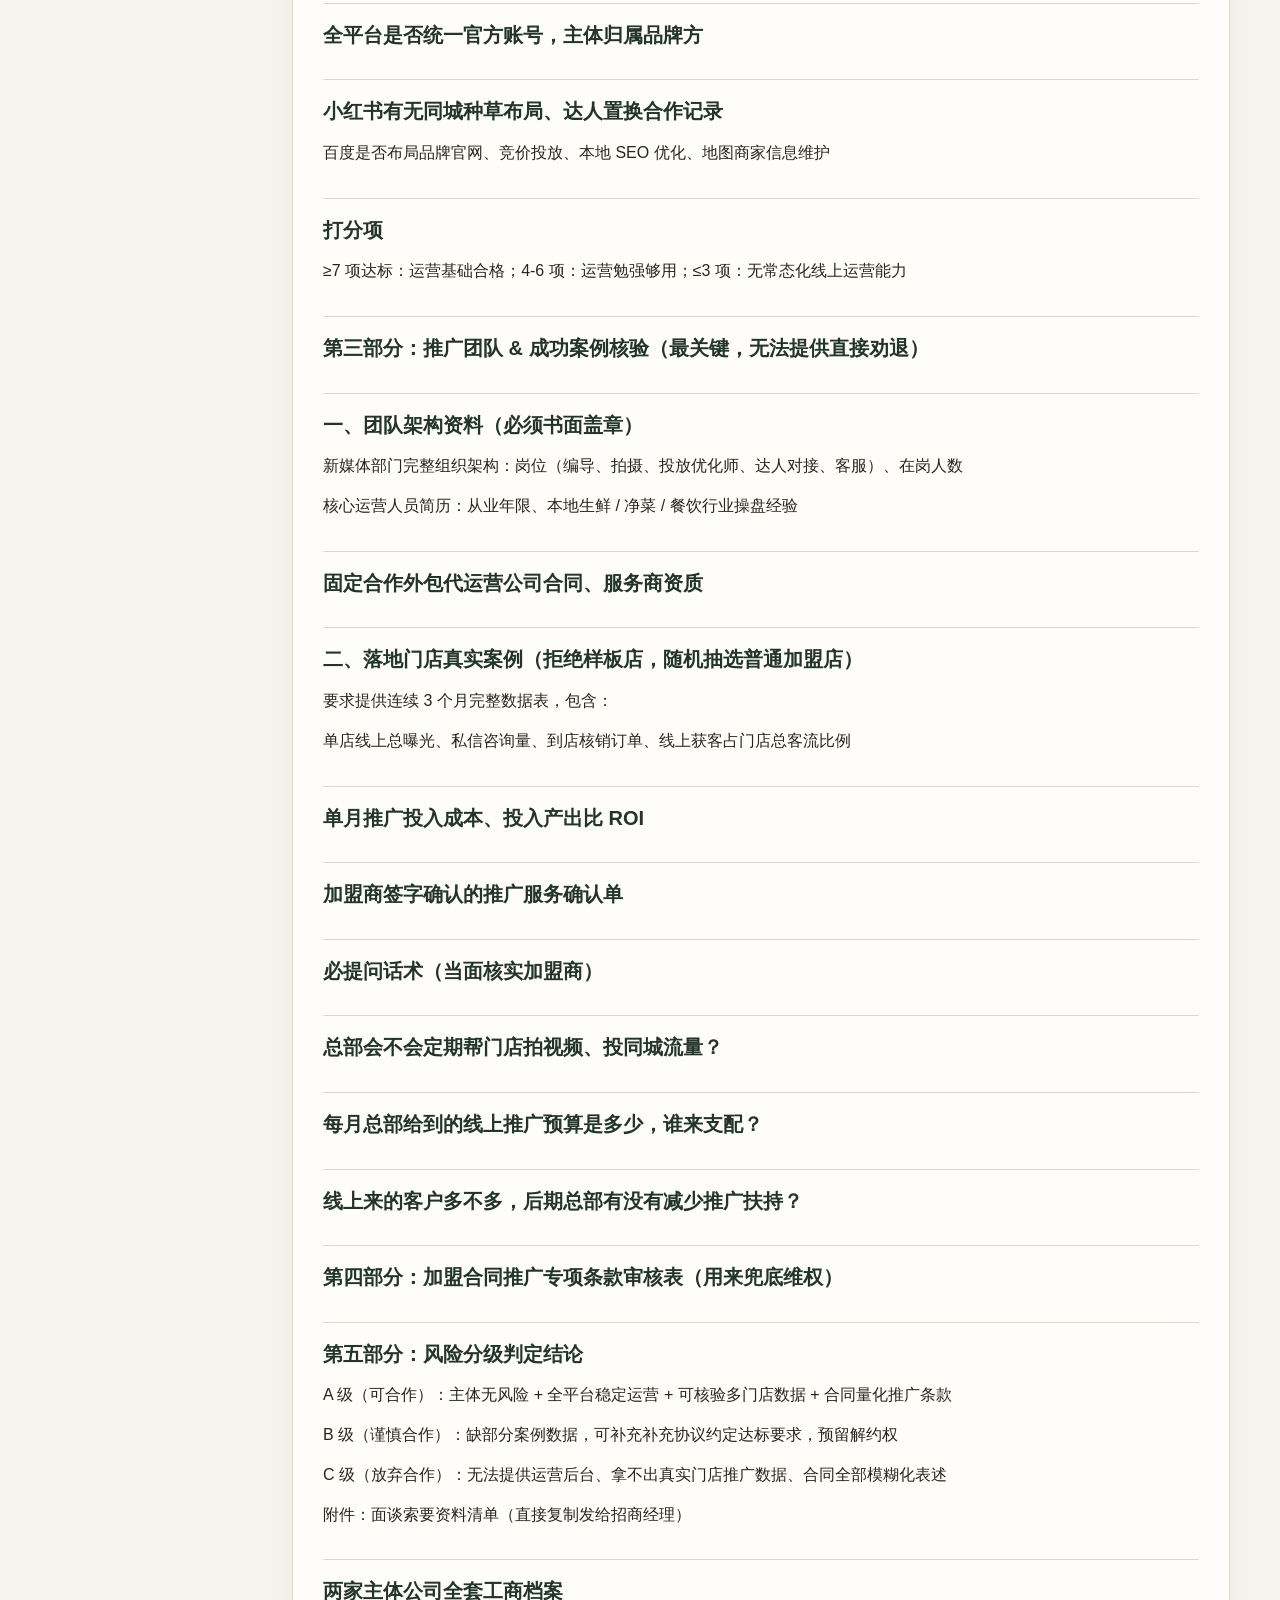
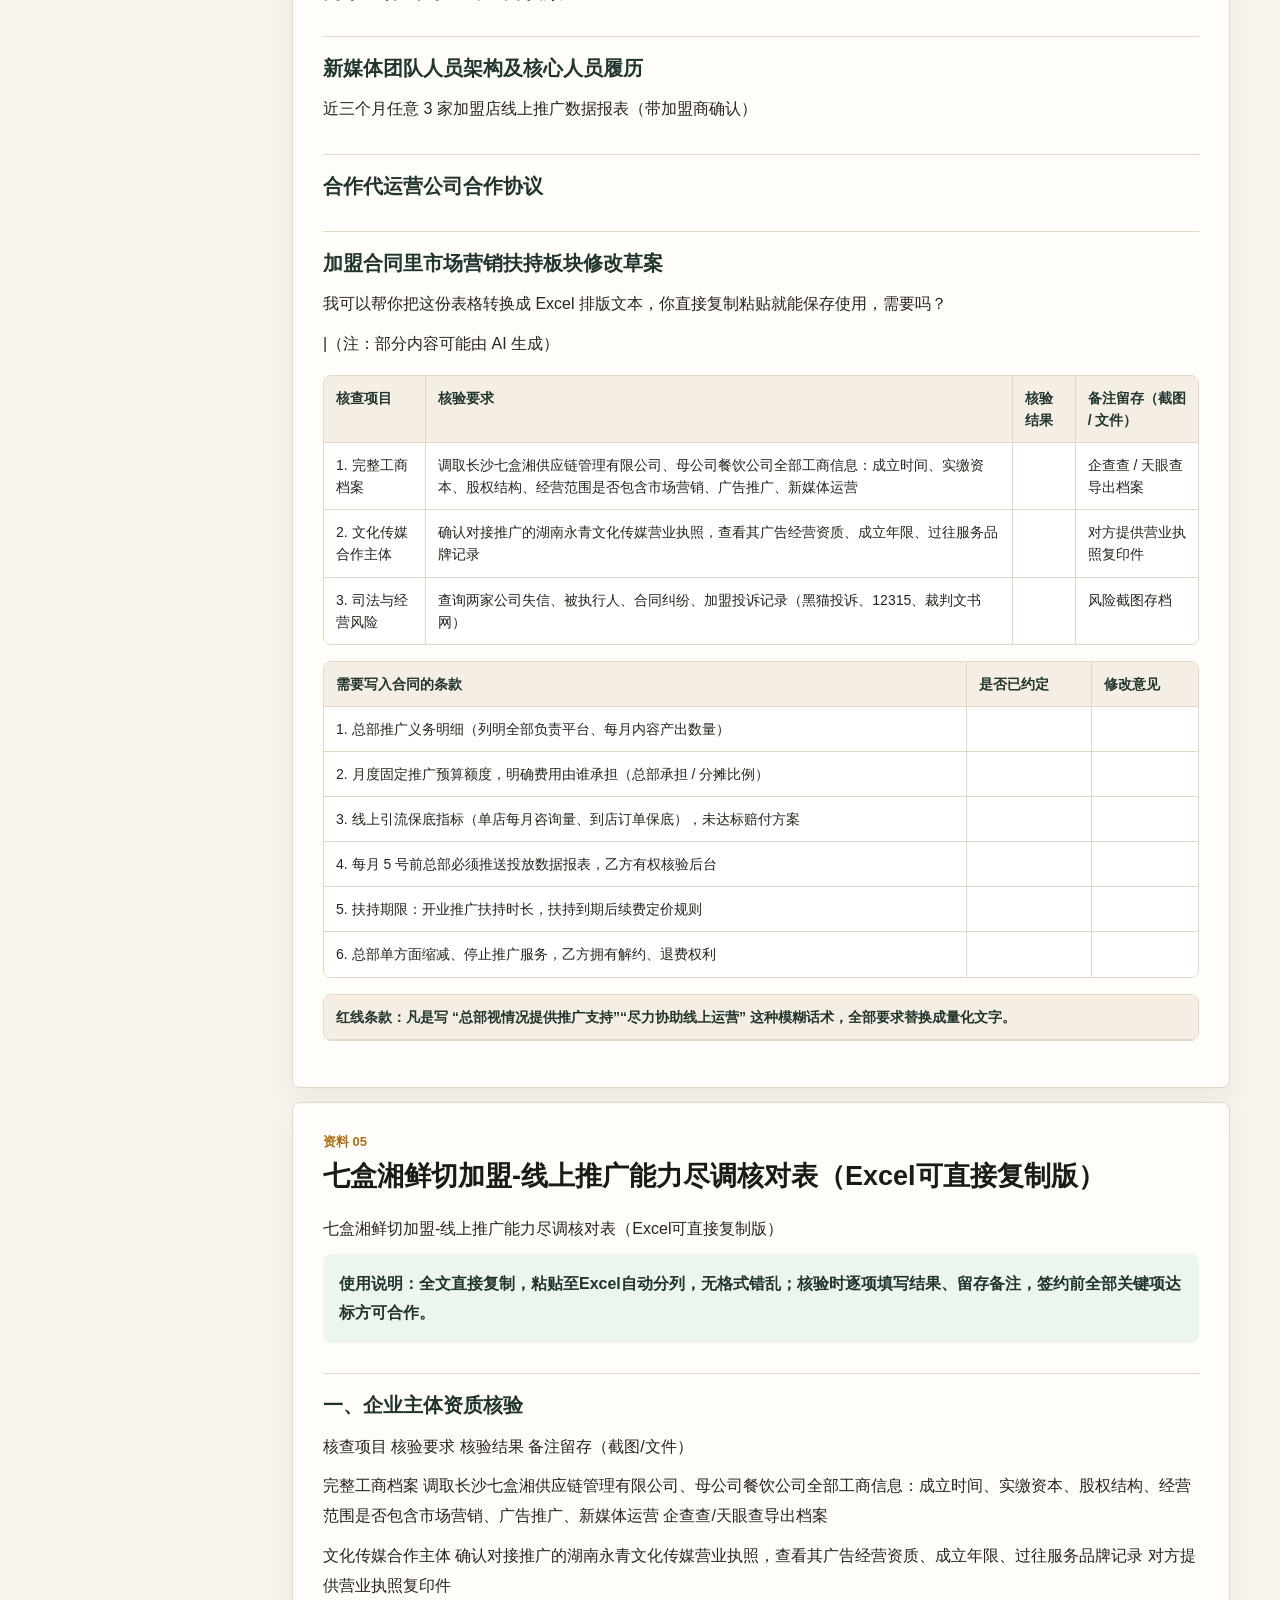
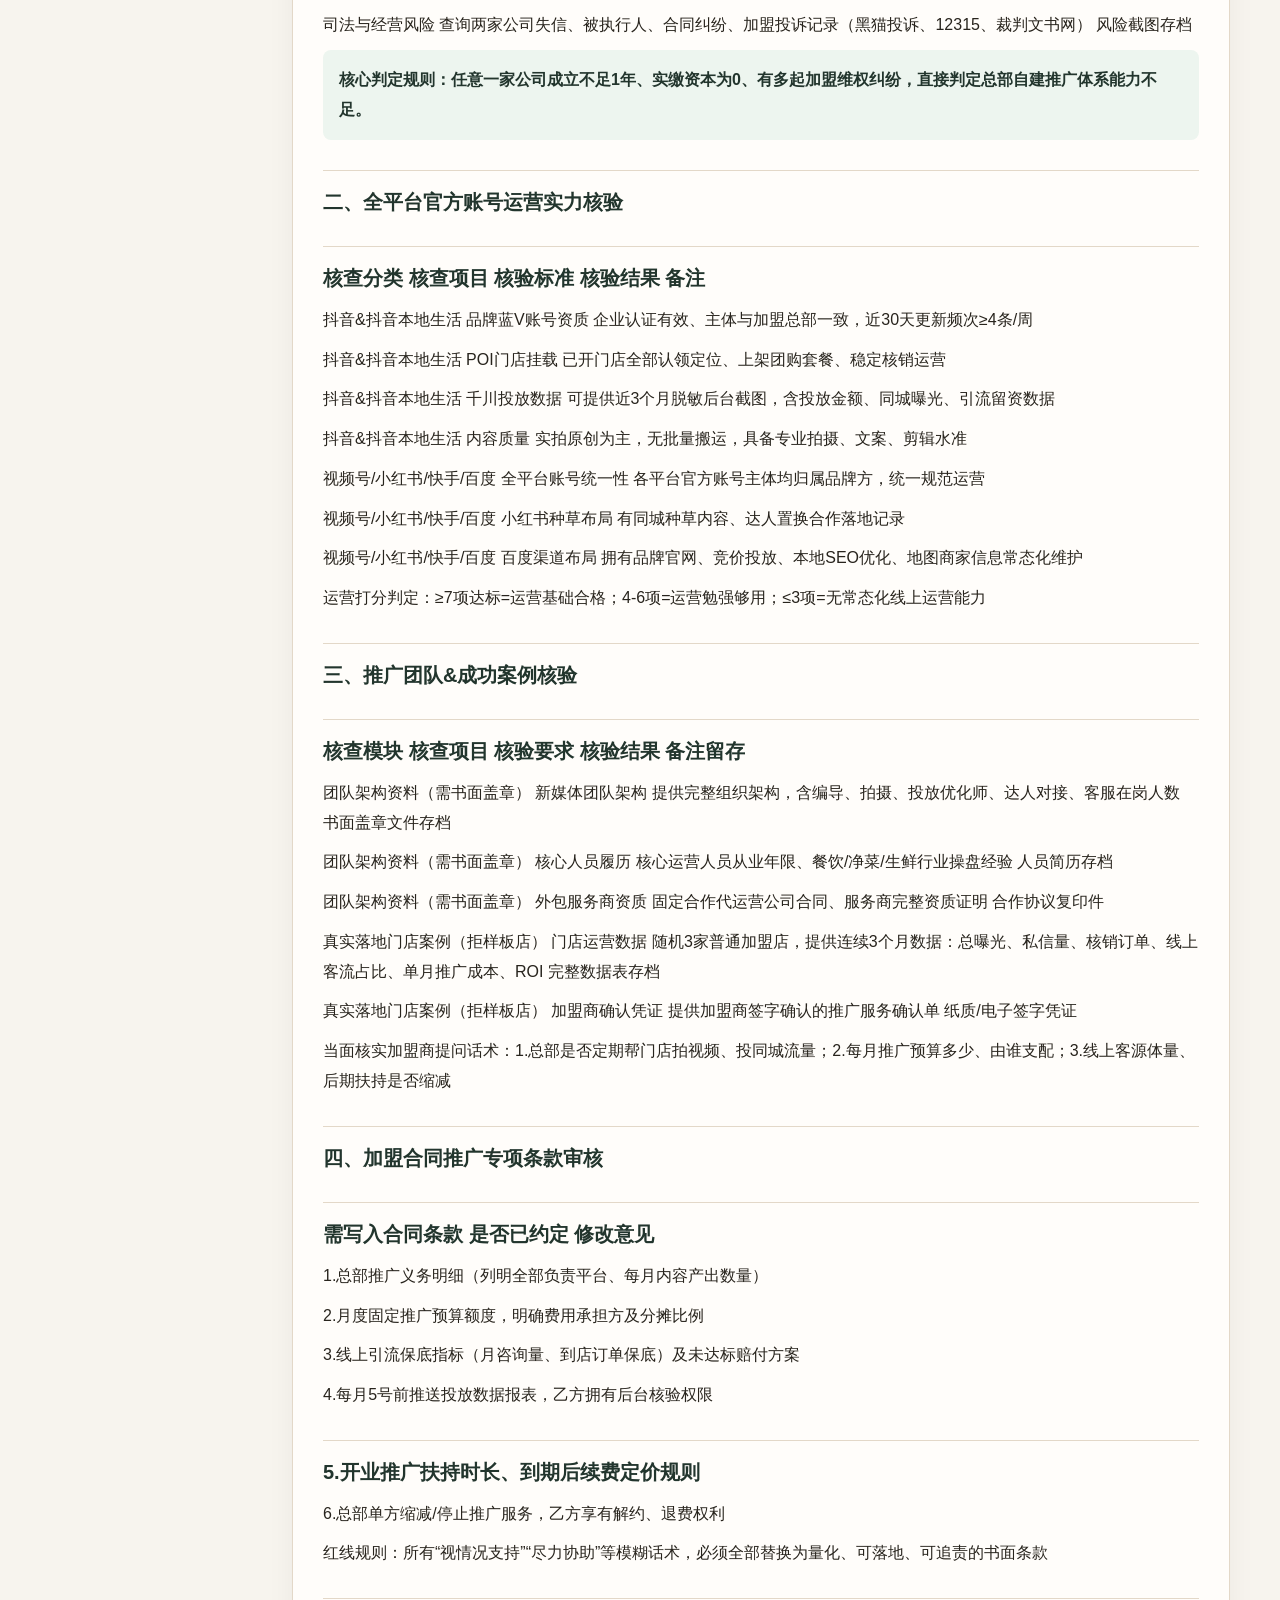
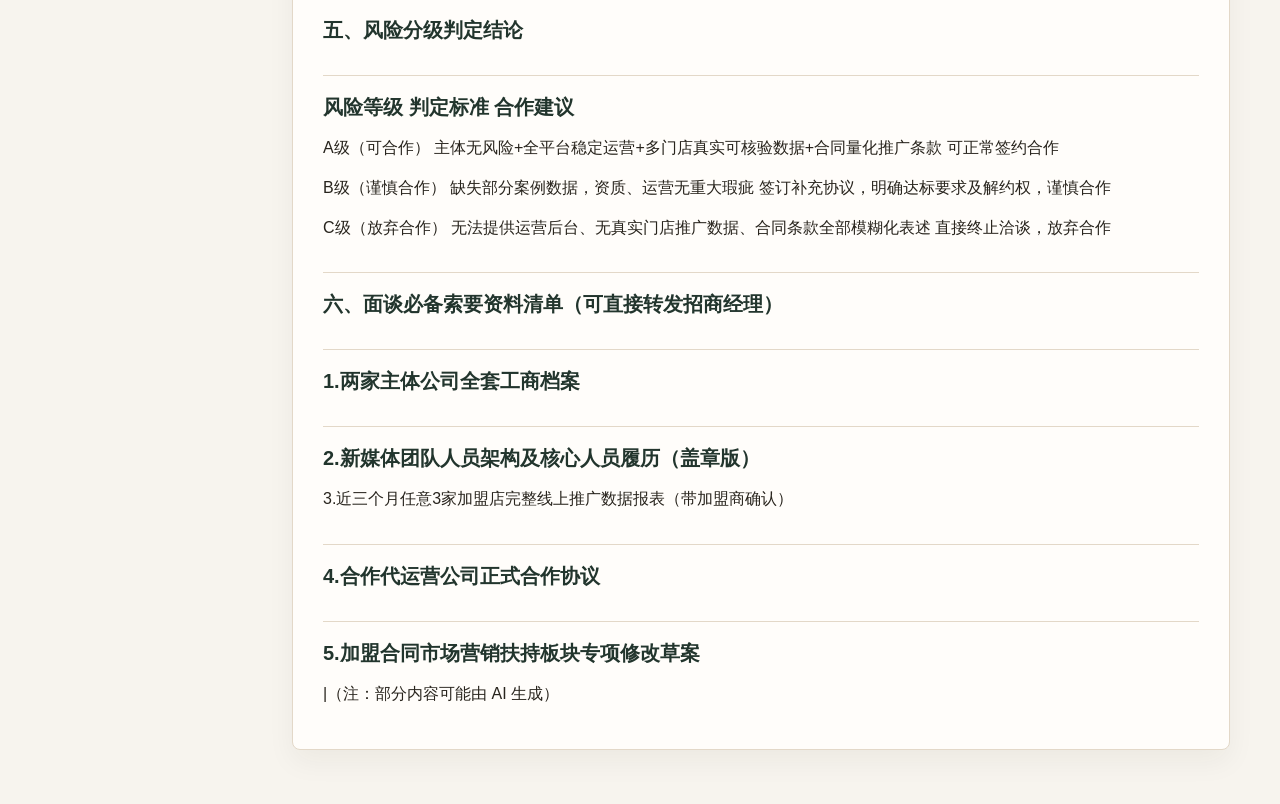
<file: pages/franchise-due-diligence.html>
<!doctype html>
<html lang="zh-CN">
<head>
  <meta charset="utf-8">
  <meta name="viewport" content="width=device-width, initial-scale=1">
  <title>加盟决策尽调</title>
  <link rel="stylesheet" href="../assets/styles.css">
</head>
<body>
  <header class="site-header compact">
    <a class="brand" href="../index.html">七盒湘资料总台</a>
    <a class="home-link" href="../index.html">返回首页</a>
  </header>
  <main class="layout">
    <aside class="toc">
      <div class="toc-title">本页目录</div>
      <a href="#doc-1">七盒湘加盟项目尽职调查清单</a><a href="#doc-2">七盒湘鲜切·柳州开店最终决策勾选清单（可打印、自测即用）</a><a href="#doc-3">七盒湘鲜切加盟·线上推广能力尽调核对表</a><a href="#doc-4">七盒湘鲜切加盟·线上推广能力尽调核对表</a><a href="#doc-5">七盒湘鲜切加盟-线上推广能力尽调核对表（Excel可直接复制版）</a>
    </aside>
    <article class="article">
      <div class="article-head">
        <div class="num">02</div>
        <div>
          <div class="eyebrow">签约判断</div>
          <h1>加盟决策尽调</h1>
          <p>用于签约前排雷和合伙讨论。重复资料合并展示，保留原文判断逻辑。</p>
        </div>
      </div>
      <div class="public-note">公开链接版：本页只展示整理后的网页内容，不提供原始 Word / PDF 附件下载。</div>
      
            <section class="doc-section" id="doc-1">
              <div class="eyebrow">资料 01</div>
              <h2>七盒湘加盟项目尽职调查清单</h2>
              <div class="doc-body">
                <h3>七盒湘加盟项目尽职调查清单</h3>
<p class="callout">先给结论：七盒湘成立时间极短（2026-03-30）、注册资本仅 10 万、无成熟线上推广团队与可验证案例，线上委托推广能力弱，不建议依赖总部线上获客。下面给你一套可直接执行的尽调清单（按优先级）。</p>
<h3>一、工商与主体核查（必做）</h3>
<p>主体：长沙七盒湘供应链管理有限公司（2026-03-30，10 万注册资本，小微企业）</p>
<p>关联：母公司长沙七盒湘餐饮管理有限公司，实际运营为湖南永青文化传媒</p>
<p class="callout">结论：新公司、轻资产、抗风险弱，无成熟推广体系基础。</p>
<h3>二、线上账号矩阵 “硬数据”（直接查）</h3>
<p>抖音 / 快手：搜 “七盒湘鲜配菜”</p>
<p>看账号主体（是否官方认证）、更新频率、内容质量、真实播放 / 互动（警惕刷量）</p>
<p>查本地同城投放：是否有门店 POI、团购、本地引流视频</p>
<p>小红书 / 视频号：搜品牌名</p>
<h3>看官方号活跃度、加盟商探店内容、用户口碑</h3>
<p>百度 / 地图：搜 “七盒湘鲜配菜 + 城市”</p>
<h3>看官网 / 落地页、SEO 排名、地图认领与评价</h3>
<p class="callout">结论：目前可见内容多为剪辑粗糙的带货短视频，无专业运营痕迹，无官方认证蓝 V。</p>
<h3>三、推广团队与案例核验（核心）</h3>
<p>要推广团队架构：市场部 / 新媒体部人数、负责人简历、过往餐饮品牌案例</p>
<p>要可验证的推广案例（近 3 个月）：</p>
<h3>单店线上获客成本、到店转化率、ROI</h3>
<p>抖音 / 小红书投放账户后台截图（脱敏）、投放金额、引流到店数据</p>
<h3>加盟商证言 + 合同（带推广支持条款）</h3>
<p>查合作服务商：是否有固定代运营、投放代理，服务商资质与案例</p>
<p class="callout">结论：无公开可查的成熟推广案例，团队大概率为内部兼职或外包。</p>
<h3>四、加盟合同推广条款审查（关键）</h3>
<p>重点看：</p>
<p>推广责任划分：总部负责哪些平台、投入预算、更新频率</p>
<p>费用承担：推广费是否分摊、比例、上限</p>
<p>效果承诺：是否有获客量 / 到店量保底、未达标补偿</p>
<p>数据透明：是否提供推广数据报表、投放明细</p>
<p>违约条款：未履行推广义务的解约 / 赔偿机制</p>
<h3>五、实地走访与加盟商访谈（必做）</h3>
<p>走访长沙总部：看市场部办公区、内容制作设备、投放后台</p>
<p>随机找 2-3 家已开店（非样板店）：</p>
<p>问总部线上支持实际情况：是否发视频、投流量、做本地引流</p>
<h3>问线上获客占比、成本、效果稳定性</h3>
<h3>问推广响应速度、问题解决效率</h3>
<h3>六、风险结论与建议</h3>
<p>风险：新品牌、无成熟推广团队、无验证案例、合同条款模糊，线上委托推广能力弱。</p>
<p>建议：</p>
<p>签约前强制要求提供 3 个月可验证推广数据，否则拒绝签约。</p>
<p>合同写明推广预算、获客保底、数据透明、违约赔偿。</p>
<p>自行储备本地生活代运营资源，不要完全依赖总部。</p>
<p>要不要我把以上要点整理成一页式尽调核对表（含关键问题和合同条款清单），你直接照着逐项打勾即可？</p>
<p>|（注：部分内容可能由 AI 生成）</p>
              </div>
            </section>
            
            <section class="doc-section" id="doc-2">
              <div class="eyebrow">资料 02</div>
              <h2>七盒湘鲜切·柳州开店最终决策勾选清单（可打印、自测即用）</h2>
              <div class="doc-body">
                <p>七盒湘鲜切·柳州开店最终决策勾选清单（可打印、自测即用）</p>
<p class="callout">适用场景：个人加盟自测、合伙风险对齐、是否签约最终拍板</p>
<p class="callout">判定规则：全部正向条件达标、风险条件可接受 = 可落地；2条及以上风险无法承受 = 直接放弃</p>
<h3>一、【你适合开】正向达标清单（必须满足 6/8 条）</h3>
<p class="check-line">□ 接受小门店轻创业，预算10万以内，不想重资产、不做堂食大店</p>
<p class="check-line">□ 具备强落地、精细化管控能力，能盯每日备货、控损耗、做社群复购</p>
<p class="check-line">□ 选址可拿下成熟社区出入口/菜市旁，有稳定常住人流</p>
<p class="check-line">□ 能接受单人可运营模式，愿意亲盯门店日常，不依赖高薪雇人值守</p>
<p class="check-line">□ 认可产品差异化：坚持当日现洗现切、非预制菜，能落地透明化展示经营</p>
<p class="check-line">□ 愿意做简单线下引流：门口现场炒菜、低价代炒引流，主动抓傍晚高峰客流</p>
<p class="check-line">□ 能接受薄利多销逻辑，愿意靠高复购、稳定走量实现盈利</p>
<p class="check-line">□ 擅长基础社群运营，可做每日预售、当日清仓，主动压缩食材损耗</p>
<h3>二、【致命硬伤】风险承受清单（必须全部接纳，缺一慎入）</h3>
<p class="check-line">□ 接受损耗压力：鲜切食材无法隔夜，滞销必须打折清仓或报废，利润直接浮动</p>
<p class="check-line">□ 接受供应链偏弱现状：品牌新、门店少、无成熟中央工厂，需自主把控品控与食材稳定性</p>
<p class="check-line">□ 接受低客单模式：客单12–28元，日均需稳定100单以上才能实现可观盈利</p>
<p class="check-line">□ 接受市场教育成本：需要持续向顾客科普“鲜配菜≠预制菜”，传递省时、免洗切的核心价值</p>
<p class="check-line">□ 接受低壁垒竞争风险：模式易复制，门店做火后大概率出现竞品模仿、本地价格战</p>
<h3>三、柳州本地专属·独家红利勾选（核心优势兜底）</h3>
<p class="check-line">□ 柳州无同类成熟鲜配菜连锁，赛道空白，前期竞争压力极小</p>
<p class="check-line">□ 湘菜口味本地接受度高，家常刚需属性强，老少适配、复购稳定</p>
<p class="check-line">□ 20㎡小店即可开业，租金、装修、设备成本极低，2–3个月快速回本</p>
<p class="check-line">□ 差异化引流有效：炒菜机现场炒制+低价代炒服务，远超普通生鲜店、外卖店吸引力</p>
<h3>四、最终落地判定结论（自动对标）</h3>
<h3>✅ 坚决可做（达标）</h3>
<p>正向条件满足6条以上 + 全部风险可接纳 + 拿下社区优质点位</p>
<h3>⚠️ 谨慎试做（观望）</h3>
<p>正向条件达标，但无法接受损耗、价格战、低客单辛苦盈利模式</p>
<h3>❌ 直接放弃（不适配）</h3>
<p>怕精细化运营、怕辛苦、追求躺赚、无法承受食材损耗、预算有限且不愿亲力落地</p>
<h3>五、开店前置最后3条底线（签约前必自查）</h3>
<p>1. 能否严格把控每日损耗5%以内（核心盈利关键）</p>
<p>2. 是否清晰掌握每日备货、清仓、社群锁客完整流程</p>
<p>3. 可接受前期亲盯门店，不依赖总部托管、自主落地运营</p>
<p>|（注：部分内容可能由 AI 生成）</p>
              </div>
            </section>
            
            <section class="doc-section" id="doc-3">
              <div class="eyebrow">资料 03</div>
              <h2>七盒湘鲜切加盟·线上推广能力尽调核对表</h2>
              <div class="doc-body">
                <h3>七盒湘鲜切加盟·线上推广能力尽调核对表</h3>
<p class="callout">使用说明：逐项核验，打√通过、× 存疑、N/A 无法提供，全部关键项达标再考虑签约，空白项要求对方书面补充承诺。</p>
<h3>第一部分：企业主体资质核验（推广能力底层基础）</h3>
<h3>核心判定规则</h3>
<p>任意一家公司成立不足 1 年、实缴资本为 0、有多起加盟维权纠纷，直接判定总部自建推广体系能力不足。</p>
<h3>第二部分：全平台官方账号运营实力核验（直观运营水平）</h3>
<h3>抖音 &amp; 抖音本地生活（重中之重）</h3>
<p>品牌官方蓝 V 账号：是否企业认证、主体和加盟总部一致，近 30 天更新频次≥4 条 / 周</p>
<p>POI 门店挂载：已开门店是否全部认领定位、上架团购套餐、稳定运营团购核销</p>
<p>投放后台核验：要求出示企业千川投放后台脱敏截图，近 3 个月投放金额、同城曝光、引流留资数据</p>
<p>内容质量：实拍原创内容占比，无批量搬运剪辑，有无专业拍摄、文案、剪辑痕迹</p>
<h3>视频号、小红书、快手、百度渠道</h3>
<h3>全平台是否统一官方账号，主体归属品牌方</h3>
<h3>小红书有无同城种草布局、达人置换合作记录</h3>
<p>百度是否布局品牌官网、竞价投放、本地 SEO 优化、地图商家信息维护</p>
<h3>打分项</h3>
<p>≥7 项达标：运营基础合格；4-6 项：运营勉强够用；≤3 项：无常态化线上运营能力</p>
<h3>第三部分：推广团队 &amp; 成功案例核验（最关键，无法提供直接劝退）</h3>
<h3>一、团队架构资料（必须书面盖章）</h3>
<p>新媒体部门完整组织架构：岗位（编导、拍摄、投放优化师、达人对接、客服）、在岗人数</p>
<p>核心运营人员简历：从业年限、本地生鲜 / 净菜 / 餐饮行业操盘经验</p>
<h3>固定合作外包代运营公司合同、服务商资质</h3>
<h3>二、落地门店真实案例（拒绝样板店，随机抽选普通加盟店）</h3>
<p>要求提供连续 3 个月完整数据表，包含：</p>
<p>单店线上总曝光、私信咨询量、到店核销订单、线上获客占门店总客流比例</p>
<h3>单月推广投入成本、投入产出比 ROI</h3>
<h3>加盟商签字确认的推广服务确认单</h3>
<h3>必提问话术（当面核实加盟商）</h3>
<h3>总部会不会定期帮门店拍视频、投同城流量？</h3>
<h3>每月总部给到的线上推广预算是多少，谁来支配？</h3>
<h3>线上来的客户多不多，后期总部有没有减少推广扶持？</h3>
<h3>第四部分：加盟合同推广专项条款审核表（用来兜底维权）</h3>
<h3>第五部分：风险分级判定结论</h3>
<p>A 级（可合作）：主体无风险 + 全平台稳定运营 + 可核验多门店数据 + 合同量化推广条款</p>
<p>B 级（谨慎合作）：缺部分案例数据，可补充补充协议约定达标要求，预留解约权</p>
<p>C 级（放弃合作）：无法提供运营后台、拿不出真实门店推广数据、合同全部模糊化表述</p>
<p>附件：面谈索要资料清单（直接复制发给招商经理）</p>
<h3>两家主体公司全套工商档案</h3>
<h3>新媒体团队人员架构及核心人员履历</h3>
<p>近三个月任意 3 家加盟店线上推广数据报表（带加盟商确认）</p>
<h3>合作代运营公司合作协议</h3>
<h3>加盟合同里市场营销扶持板块修改草案</h3>
<p>我可以帮你把这份表格转换成 Excel 排版文本，你直接复制粘贴就能保存使用，需要吗？</p>
<p>|（注：部分内容可能由 AI 生成）</p>
<div class="table-wrap"><table><tr><th>核查项目</th><th>核验要求</th><th>核验结果</th><th>备注留存（截图 / 文件）</th></tr><tr><td>1. 完整工商档案</td><td>调取长沙七盒湘供应链管理有限公司、母公司餐饮公司全部工商信息：成立时间、实缴资本、股权结构、经营范围是否包含市场营销、广告推广、新媒体运营</td><td></td><td>企查查 / 天眼查导出档案</td></tr><tr><td>2. 文化传媒合作主体</td><td>确认对接推广的湖南永青文化传媒营业执照，查看其广告经营资质、成立年限、过往服务品牌记录</td><td></td><td>对方提供营业执照复印件</td></tr><tr><td>3. 司法与经营风险</td><td>查询两家公司失信、被执行人、合同纠纷、加盟投诉记录（黑猫投诉、12315、裁判文书网）</td><td></td><td>风险截图存档</td></tr></table></div>
<div class="table-wrap"><table><tr><th>需要写入合同的条款</th><th>是否已约定</th><th>修改意见</th></tr><tr><td>1. 总部推广义务明细（列明全部负责平台、每月内容产出数量）</td><td></td><td></td></tr><tr><td>2. 月度固定推广预算额度，明确费用由谁承担（总部承担 / 分摊比例）</td><td></td><td></td></tr><tr><td>3. 线上引流保底指标（单店每月咨询量、到店订单保底），未达标赔付方案</td><td></td><td></td></tr><tr><td>4. 每月 5 号前总部必须推送投放数据报表，乙方有权核验后台</td><td></td><td></td></tr><tr><td>5. 扶持期限：开业推广扶持时长，扶持到期后续费定价规则</td><td></td><td></td></tr><tr><td>6. 总部单方面缩减、停止推广服务，乙方拥有解约、退费权利</td><td></td><td></td></tr></table></div>
<div class="table-wrap"><table><tr><th>红线条款：凡是写 “总部视情况提供推广支持”“尽力协助线上运营” 这种模糊话术，全部要求替换成量化文字。</th></tr></table></div>
              </div>
            </section>
            
            <section class="doc-section" id="doc-4">
              <div class="eyebrow">资料 04</div>
              <h2>七盒湘鲜切加盟·线上推广能力尽调核对表</h2>
              <div class="doc-body">
                <h3>七盒湘鲜切加盟·线上推广能力尽调核对表</h3>
<p class="callout">使用说明：逐项核验，打√通过、× 存疑、N/A 无法提供，全部关键项达标再考虑签约，空白项要求对方书面补充承诺。</p>
<h3>第一部分：企业主体资质核验（推广能力底层基础）</h3>
<h3>核心判定规则</h3>
<p>任意一家公司成立不足 1 年、实缴资本为 0、有多起加盟维权纠纷，直接判定总部自建推广体系能力不足。</p>
<h3>第二部分：全平台官方账号运营实力核验（直观运营水平）</h3>
<h3>抖音 &amp; 抖音本地生活（重中之重）</h3>
<p>品牌官方蓝 V 账号：是否企业认证、主体和加盟总部一致，近 30 天更新频次≥4 条 / 周</p>
<p>POI 门店挂载：已开门店是否全部认领定位、上架团购套餐、稳定运营团购核销</p>
<p>投放后台核验：要求出示企业千川投放后台脱敏截图，近 3 个月投放金额、同城曝光、引流留资数据</p>
<p>内容质量：实拍原创内容占比，无批量搬运剪辑，有无专业拍摄、文案、剪辑痕迹</p>
<h3>视频号、小红书、快手、百度渠道</h3>
<h3>全平台是否统一官方账号，主体归属品牌方</h3>
<h3>小红书有无同城种草布局、达人置换合作记录</h3>
<p>百度是否布局品牌官网、竞价投放、本地 SEO 优化、地图商家信息维护</p>
<h3>打分项</h3>
<p>≥7 项达标：运营基础合格；4-6 项：运营勉强够用；≤3 项：无常态化线上运营能力</p>
<h3>第三部分：推广团队 &amp; 成功案例核验（最关键，无法提供直接劝退）</h3>
<h3>一、团队架构资料（必须书面盖章）</h3>
<p>新媒体部门完整组织架构：岗位（编导、拍摄、投放优化师、达人对接、客服）、在岗人数</p>
<p>核心运营人员简历：从业年限、本地生鲜 / 净菜 / 餐饮行业操盘经验</p>
<h3>固定合作外包代运营公司合同、服务商资质</h3>
<h3>二、落地门店真实案例（拒绝样板店，随机抽选普通加盟店）</h3>
<p>要求提供连续 3 个月完整数据表，包含：</p>
<p>单店线上总曝光、私信咨询量、到店核销订单、线上获客占门店总客流比例</p>
<h3>单月推广投入成本、投入产出比 ROI</h3>
<h3>加盟商签字确认的推广服务确认单</h3>
<h3>必提问话术（当面核实加盟商）</h3>
<h3>总部会不会定期帮门店拍视频、投同城流量？</h3>
<h3>每月总部给到的线上推广预算是多少，谁来支配？</h3>
<h3>线上来的客户多不多，后期总部有没有减少推广扶持？</h3>
<h3>第四部分：加盟合同推广专项条款审核表（用来兜底维权）</h3>
<h3>第五部分：风险分级判定结论</h3>
<p>A 级（可合作）：主体无风险 + 全平台稳定运营 + 可核验多门店数据 + 合同量化推广条款</p>
<p>B 级（谨慎合作）：缺部分案例数据，可补充补充协议约定达标要求，预留解约权</p>
<p>C 级（放弃合作）：无法提供运营后台、拿不出真实门店推广数据、合同全部模糊化表述</p>
<p>附件：面谈索要资料清单（直接复制发给招商经理）</p>
<h3>两家主体公司全套工商档案</h3>
<h3>新媒体团队人员架构及核心人员履历</h3>
<p>近三个月任意 3 家加盟店线上推广数据报表（带加盟商确认）</p>
<h3>合作代运营公司合作协议</h3>
<h3>加盟合同里市场营销扶持板块修改草案</h3>
<p>我可以帮你把这份表格转换成 Excel 排版文本，你直接复制粘贴就能保存使用，需要吗？</p>
<p>|（注：部分内容可能由 AI 生成）</p>
<div class="table-wrap"><table><tr><th>核查项目</th><th>核验要求</th><th>核验结果</th><th>备注留存（截图 / 文件）</th></tr><tr><td>1. 完整工商档案</td><td>调取长沙七盒湘供应链管理有限公司、母公司餐饮公司全部工商信息：成立时间、实缴资本、股权结构、经营范围是否包含市场营销、广告推广、新媒体运营</td><td></td><td>企查查 / 天眼查导出档案</td></tr><tr><td>2. 文化传媒合作主体</td><td>确认对接推广的湖南永青文化传媒营业执照，查看其广告经营资质、成立年限、过往服务品牌记录</td><td></td><td>对方提供营业执照复印件</td></tr><tr><td>3. 司法与经营风险</td><td>查询两家公司失信、被执行人、合同纠纷、加盟投诉记录（黑猫投诉、12315、裁判文书网）</td><td></td><td>风险截图存档</td></tr></table></div>
<div class="table-wrap"><table><tr><th>需要写入合同的条款</th><th>是否已约定</th><th>修改意见</th></tr><tr><td>1. 总部推广义务明细（列明全部负责平台、每月内容产出数量）</td><td></td><td></td></tr><tr><td>2. 月度固定推广预算额度，明确费用由谁承担（总部承担 / 分摊比例）</td><td></td><td></td></tr><tr><td>3. 线上引流保底指标（单店每月咨询量、到店订单保底），未达标赔付方案</td><td></td><td></td></tr><tr><td>4. 每月 5 号前总部必须推送投放数据报表，乙方有权核验后台</td><td></td><td></td></tr><tr><td>5. 扶持期限：开业推广扶持时长，扶持到期后续费定价规则</td><td></td><td></td></tr><tr><td>6. 总部单方面缩减、停止推广服务，乙方拥有解约、退费权利</td><td></td><td></td></tr></table></div>
<div class="table-wrap"><table><tr><th>红线条款：凡是写 “总部视情况提供推广支持”“尽力协助线上运营” 这种模糊话术，全部要求替换成量化文字。</th></tr></table></div>
              </div>
            </section>
            
            <section class="doc-section" id="doc-5">
              <div class="eyebrow">资料 05</div>
              <h2>七盒湘鲜切加盟-线上推广能力尽调核对表（Excel可直接复制版）</h2>
              <div class="doc-body">
                <p>七盒湘鲜切加盟-线上推广能力尽调核对表（Excel可直接复制版）</p>
<p class="callout">使用说明：全文直接复制，粘贴至Excel自动分列，无格式错乱；核验时逐项填写结果、留存备注，签约前全部关键项达标方可合作。</p>
<h3>一、企业主体资质核验</h3>
<p>核查项目 核验要求 核验结果 备注留存（截图/文件）</p>
<p>完整工商档案 调取长沙七盒湘供应链管理有限公司、母公司餐饮公司全部工商信息：成立时间、实缴资本、股权结构、经营范围是否包含市场营销、广告推广、新媒体运营 企查查/天眼查导出档案</p>
<p>文化传媒合作主体 确认对接推广的湖南永青文化传媒营业执照，查看其广告经营资质、成立年限、过往服务品牌记录 对方提供营业执照复印件</p>
<p>司法与经营风险 查询两家公司失信、被执行人、合同纠纷、加盟投诉记录（黑猫投诉、12315、裁判文书网） 风险截图存档</p>
<p class="callout">核心判定规则：任意一家公司成立不足1年、实缴资本为0、有多起加盟维权纠纷，直接判定总部自建推广体系能力不足。</p>
<h3>二、全平台官方账号运营实力核验</h3>
<h3>核查分类 核查项目 核验标准 核验结果 备注</h3>
<p>抖音&amp;抖音本地生活 品牌蓝V账号资质 企业认证有效、主体与加盟总部一致，近30天更新频次≥4条/周</p>
<p>抖音&amp;抖音本地生活 POI门店挂载 已开门店全部认领定位、上架团购套餐、稳定核销运营</p>
<p>抖音&amp;抖音本地生活 千川投放数据 可提供近3个月脱敏后台截图，含投放金额、同城曝光、引流留资数据</p>
<p>抖音&amp;抖音本地生活 内容质量 实拍原创为主，无批量搬运，具备专业拍摄、文案、剪辑水准</p>
<p>视频号/小红书/快手/百度 全平台账号统一性 各平台官方账号主体均归属品牌方，统一规范运营</p>
<p>视频号/小红书/快手/百度 小红书种草布局 有同城种草内容、达人置换合作落地记录</p>
<p>视频号/小红书/快手/百度 百度渠道布局 拥有品牌官网、竞价投放、本地SEO优化、地图商家信息常态化维护</p>
<p>运营打分判定：≥7项达标=运营基础合格；4-6项=运营勉强够用；≤3项=无常态化线上运营能力</p>
<h3>三、推广团队&amp;成功案例核验</h3>
<h3>核查模块 核查项目 核验要求 核验结果 备注留存</h3>
<p>团队架构资料（需书面盖章） 新媒体团队架构 提供完整组织架构，含编导、拍摄、投放优化师、达人对接、客服在岗人数 书面盖章文件存档</p>
<p>团队架构资料（需书面盖章） 核心人员履历 核心运营人员从业年限、餐饮/净菜/生鲜行业操盘经验 人员简历存档</p>
<p>团队架构资料（需书面盖章） 外包服务商资质 固定合作代运营公司合同、服务商完整资质证明 合作协议复印件</p>
<p>真实落地门店案例（拒样板店） 门店运营数据 随机3家普通加盟店，提供连续3个月数据：总曝光、私信量、核销订单、线上客流占比、单月推广成本、ROI 完整数据表存档</p>
<p>真实落地门店案例（拒样板店） 加盟商确认凭证 提供加盟商签字确认的推广服务确认单 纸质/电子签字凭证</p>
<p>当面核实加盟商提问话术：1.总部是否定期帮门店拍视频、投同城流量；2.每月推广预算多少、由谁支配；3.线上客源体量、后期扶持是否缩减</p>
<h3>四、加盟合同推广专项条款审核</h3>
<h3>需写入合同条款 是否已约定 修改意见</h3>
<p>1.总部推广义务明细（列明全部负责平台、每月内容产出数量）</p>
<p>2.月度固定推广预算额度，明确费用承担方及分摊比例</p>
<p>3.线上引流保底指标（月咨询量、到店订单保底）及未达标赔付方案</p>
<p>4.每月5号前推送投放数据报表，乙方拥有后台核验权限</p>
<h3>5.开业推广扶持时长、到期后续费定价规则</h3>
<p>6.总部单方缩减/停止推广服务，乙方享有解约、退费权利</p>
<p>红线规则：所有“视情况支持”“尽力协助”等模糊话术，必须全部替换为量化、可落地、可追责的书面条款</p>
<h3>五、风险分级判定结论</h3>
<h3>风险等级 判定标准 合作建议</h3>
<p>A级（可合作） 主体无风险+全平台稳定运营+多门店真实可核验数据+合同量化推广条款 可正常签约合作</p>
<p>B级（谨慎合作） 缺失部分案例数据，资质、运营无重大瑕疵 签订补充协议，明确达标要求及解约权，谨慎合作</p>
<p>C级（放弃合作） 无法提供运营后台、无真实门店推广数据、合同条款全部模糊化表述 直接终止洽谈，放弃合作</p>
<h3>六、面谈必备索要资料清单（可直接转发招商经理）</h3>
<h3>1.两家主体公司全套工商档案</h3>
<h3>2.新媒体团队人员架构及核心人员履历（盖章版）</h3>
<p>3.近三个月任意3家加盟店完整线上推广数据报表（带加盟商确认）</p>
<h3>4.合作代运营公司正式合作协议</h3>
<h3>5.加盟合同市场营销扶持板块专项修改草案</h3>
<p>|（注：部分内容可能由 AI 生成）</p>
              </div>
            </section>
            
    </article>
  </main>
  <a class="floating-home" href="../index.html" aria-label="返回首页">首页</a>
</body>
</html>
</file>
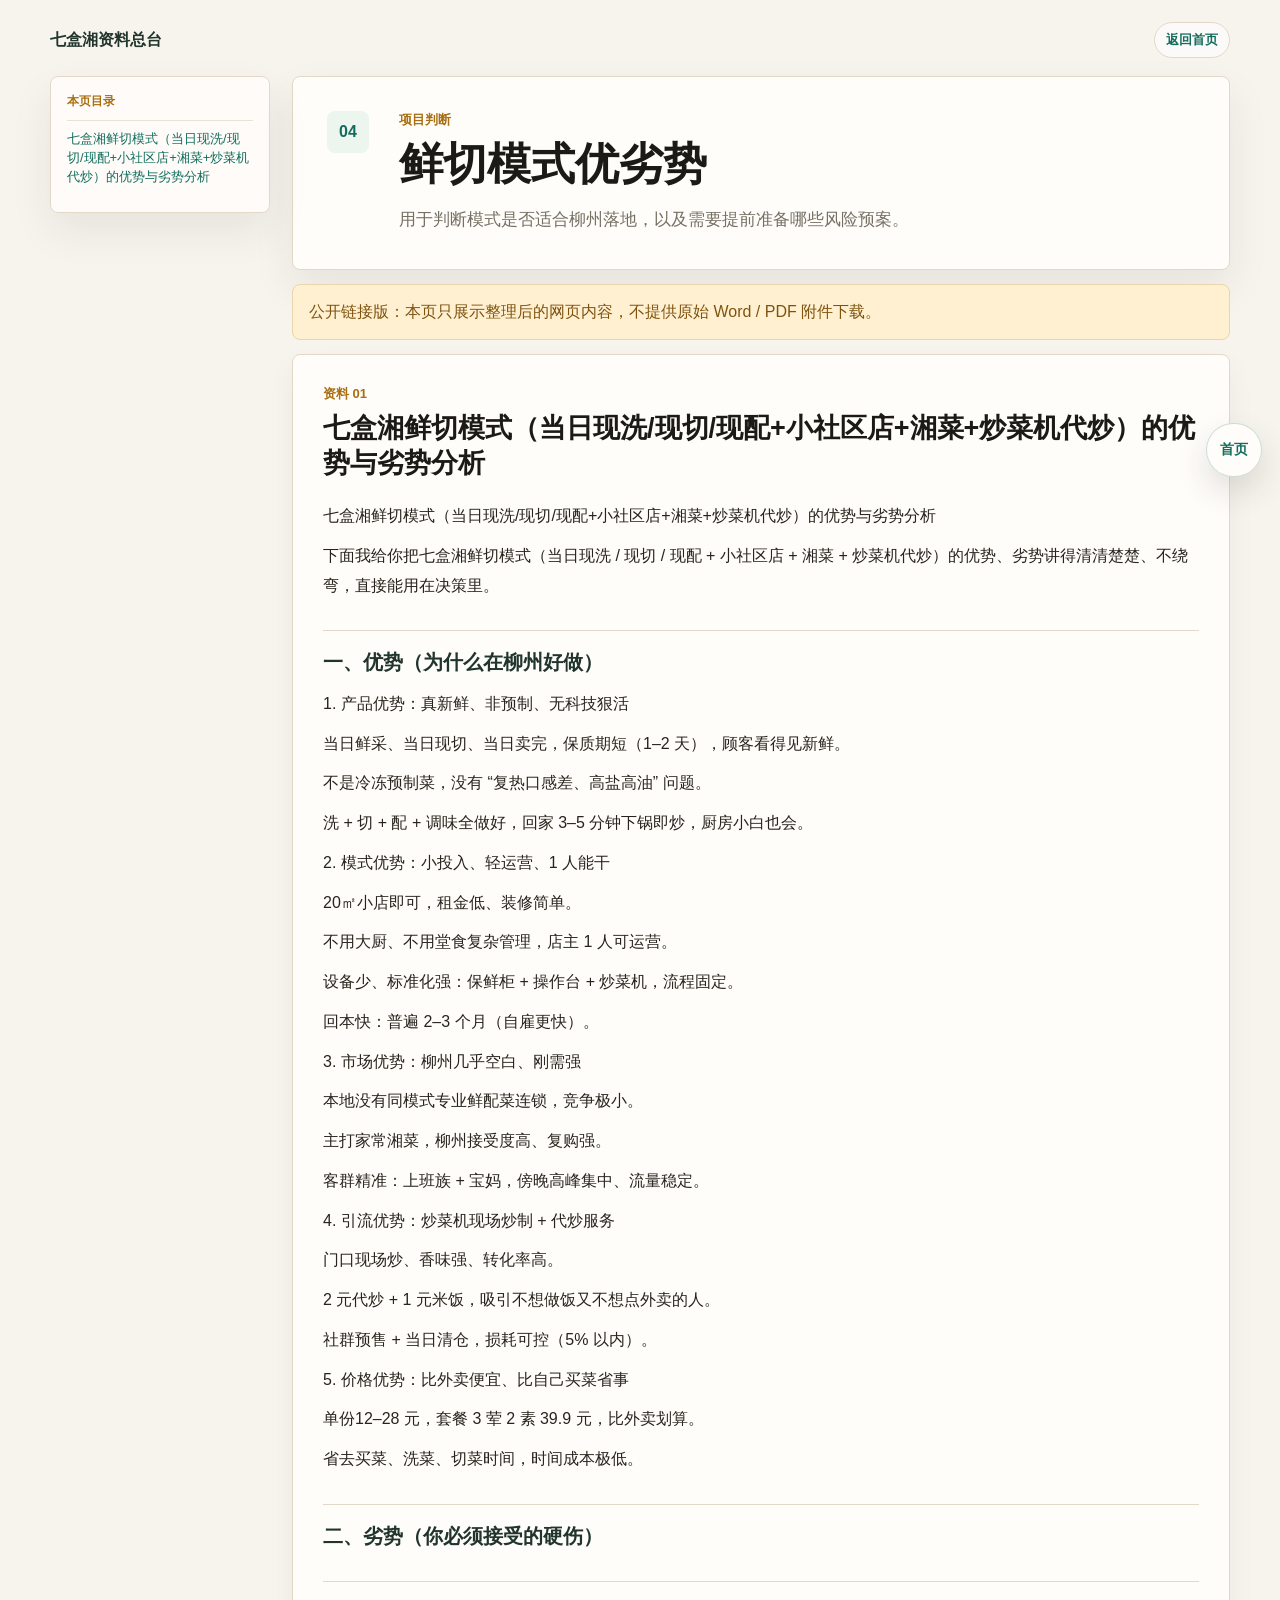
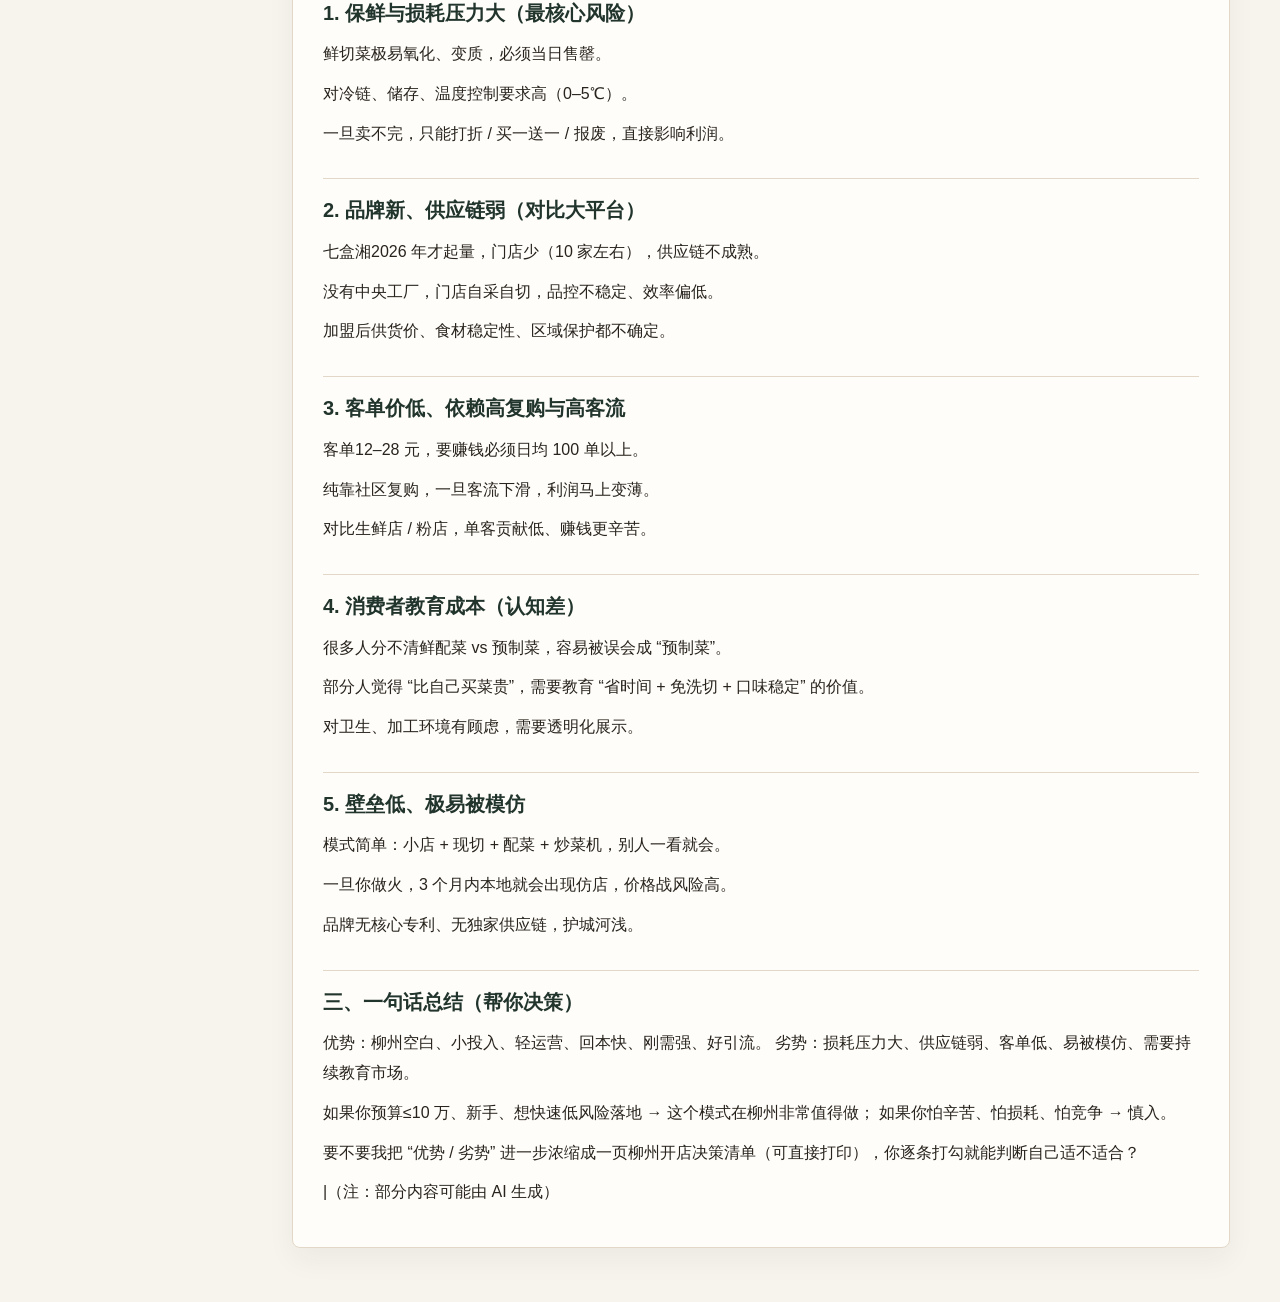
<file: pages/model-pros-cons.html>
<!doctype html>
<html lang="zh-CN">
<head>
  <meta charset="utf-8">
  <meta name="viewport" content="width=device-width, initial-scale=1">
  <title>鲜切模式优劣势</title>
  <link rel="stylesheet" href="../assets/styles.css">
</head>
<body>
  <header class="site-header compact">
    <a class="brand" href="../index.html">七盒湘资料总台</a>
    <a class="home-link" href="../index.html">返回首页</a>
  </header>
  <main class="layout">
    <aside class="toc">
      <div class="toc-title">本页目录</div>
      <a href="#doc-1">七盒湘鲜切模式（当日现洗/现切/现配+小社区店+湘菜+炒菜机代炒）的优势与劣势分析</a>
    </aside>
    <article class="article">
      <div class="article-head">
        <div class="num">04</div>
        <div>
          <div class="eyebrow">项目判断</div>
          <h1>鲜切模式优劣势</h1>
          <p>用于判断模式是否适合柳州落地，以及需要提前准备哪些风险预案。</p>
        </div>
      </div>
      <div class="public-note">公开链接版：本页只展示整理后的网页内容，不提供原始 Word / PDF 附件下载。</div>
      
            <section class="doc-section" id="doc-1">
              <div class="eyebrow">资料 01</div>
              <h2>七盒湘鲜切模式（当日现洗/现切/现配+小社区店+湘菜+炒菜机代炒）的优势与劣势分析</h2>
              <div class="doc-body">
                <p>七盒湘鲜切模式（当日现洗/现切/现配+小社区店+湘菜+炒菜机代炒）的优势与劣势分析</p>
<p>下面我给你把七盒湘鲜切模式（当日现洗 / 现切 / 现配 + 小社区店 + 湘菜 + 炒菜机代炒）的优势、劣势讲得清清楚楚、不绕弯，直接能用在决策里。</p>
<h3>一、优势（为什么在柳州好做）</h3>
<p>1. 产品优势：真新鲜、非预制、无科技狠活</p>
<p>当日鲜采、当日现切、当日卖完，保质期短（1–2 天），顾客看得见新鲜。</p>
<p>不是冷冻预制菜，没有 “复热口感差、高盐高油” 问题。</p>
<p>洗 + 切 + 配 + 调味全做好，回家 3–5 分钟下锅即炒，厨房小白也会。</p>
<p>2. 模式优势：小投入、轻运营、1 人能干</p>
<p>20㎡小店即可，租金低、装修简单。</p>
<p>不用大厨、不用堂食复杂管理，店主 1 人可运营。</p>
<p>设备少、标准化强：保鲜柜 + 操作台 + 炒菜机，流程固定。</p>
<p>回本快：普遍 2–3 个月（自雇更快）。</p>
<p>3. 市场优势：柳州几乎空白、刚需强</p>
<p>本地没有同模式专业鲜配菜连锁，竞争极小。</p>
<p>主打家常湘菜，柳州接受度高、复购强。</p>
<p>客群精准：上班族 + 宝妈，傍晚高峰集中、流量稳定。</p>
<p>4. 引流优势：炒菜机现场炒制 + 代炒服务</p>
<p>门口现场炒、香味强、转化率高。</p>
<p>2 元代炒 + 1 元米饭，吸引不想做饭又不想点外卖的人。</p>
<p>社群预售 + 当日清仓，损耗可控（5% 以内）。</p>
<p>5. 价格优势：比外卖便宜、比自己买菜省事</p>
<p>单份12–28 元，套餐 3 荤 2 素 39.9 元，比外卖划算。</p>
<p>省去买菜、洗菜、切菜时间，时间成本极低。</p>
<h3>二、劣势（你必须接受的硬伤）</h3>
<h3>1. 保鲜与损耗压力大（最核心风险）</h3>
<p>鲜切菜极易氧化、变质，必须当日售罄。</p>
<p>对冷链、储存、温度控制要求高（0–5℃）。</p>
<p>一旦卖不完，只能打折 / 买一送一 / 报废，直接影响利润。</p>
<h3>2. 品牌新、供应链弱（对比大平台）</h3>
<p>七盒湘2026 年才起量，门店少（10 家左右），供应链不成熟。</p>
<p>没有中央工厂，门店自采自切，品控不稳定、效率偏低。</p>
<p>加盟后供货价、食材稳定性、区域保护都不确定。</p>
<h3>3. 客单价低、依赖高复购与高客流</h3>
<p>客单12–28 元，要赚钱必须日均 100 单以上。</p>
<p>纯靠社区复购，一旦客流下滑，利润马上变薄。</p>
<p>对比生鲜店 / 粉店，单客贡献低、赚钱更辛苦。</p>
<h3>4. 消费者教育成本（认知差）</h3>
<p>很多人分不清鲜配菜 vs 预制菜，容易被误会成 “预制菜”。</p>
<p>部分人觉得 “比自己买菜贵”，需要教育 “省时间 + 免洗切 + 口味稳定” 的价值。</p>
<p>对卫生、加工环境有顾虑，需要透明化展示。</p>
<h3>5. 壁垒低、极易被模仿</h3>
<p>模式简单：小店 + 现切 + 配菜 + 炒菜机，别人一看就会。</p>
<p>一旦你做火，3 个月内本地就会出现仿店，价格战风险高。</p>
<p>品牌无核心专利、无独家供应链，护城河浅。</p>
<h3>三、一句话总结（帮你决策）</h3>
<p>优势：柳州空白、小投入、轻运营、回本快、刚需强、好引流。 劣势：损耗压力大、供应链弱、客单低、易被模仿、需要持续教育市场。</p>
<p>如果你预算≤10 万、新手、想快速低风险落地 → 这个模式在柳州非常值得做； 如果你怕辛苦、怕损耗、怕竞争 → 慎入。</p>
<p>要不要我把 “优势 / 劣势” 进一步浓缩成一页柳州开店决策清单（可直接打印），你逐条打勾就能判断自己适不适合？</p>
<p>|（注：部分内容可能由 AI 生成）</p>
              </div>
            </section>
            
    </article>
  </main>
  <a class="floating-home" href="../index.html" aria-label="返回首页">首页</a>
</body>
</html>
</file>
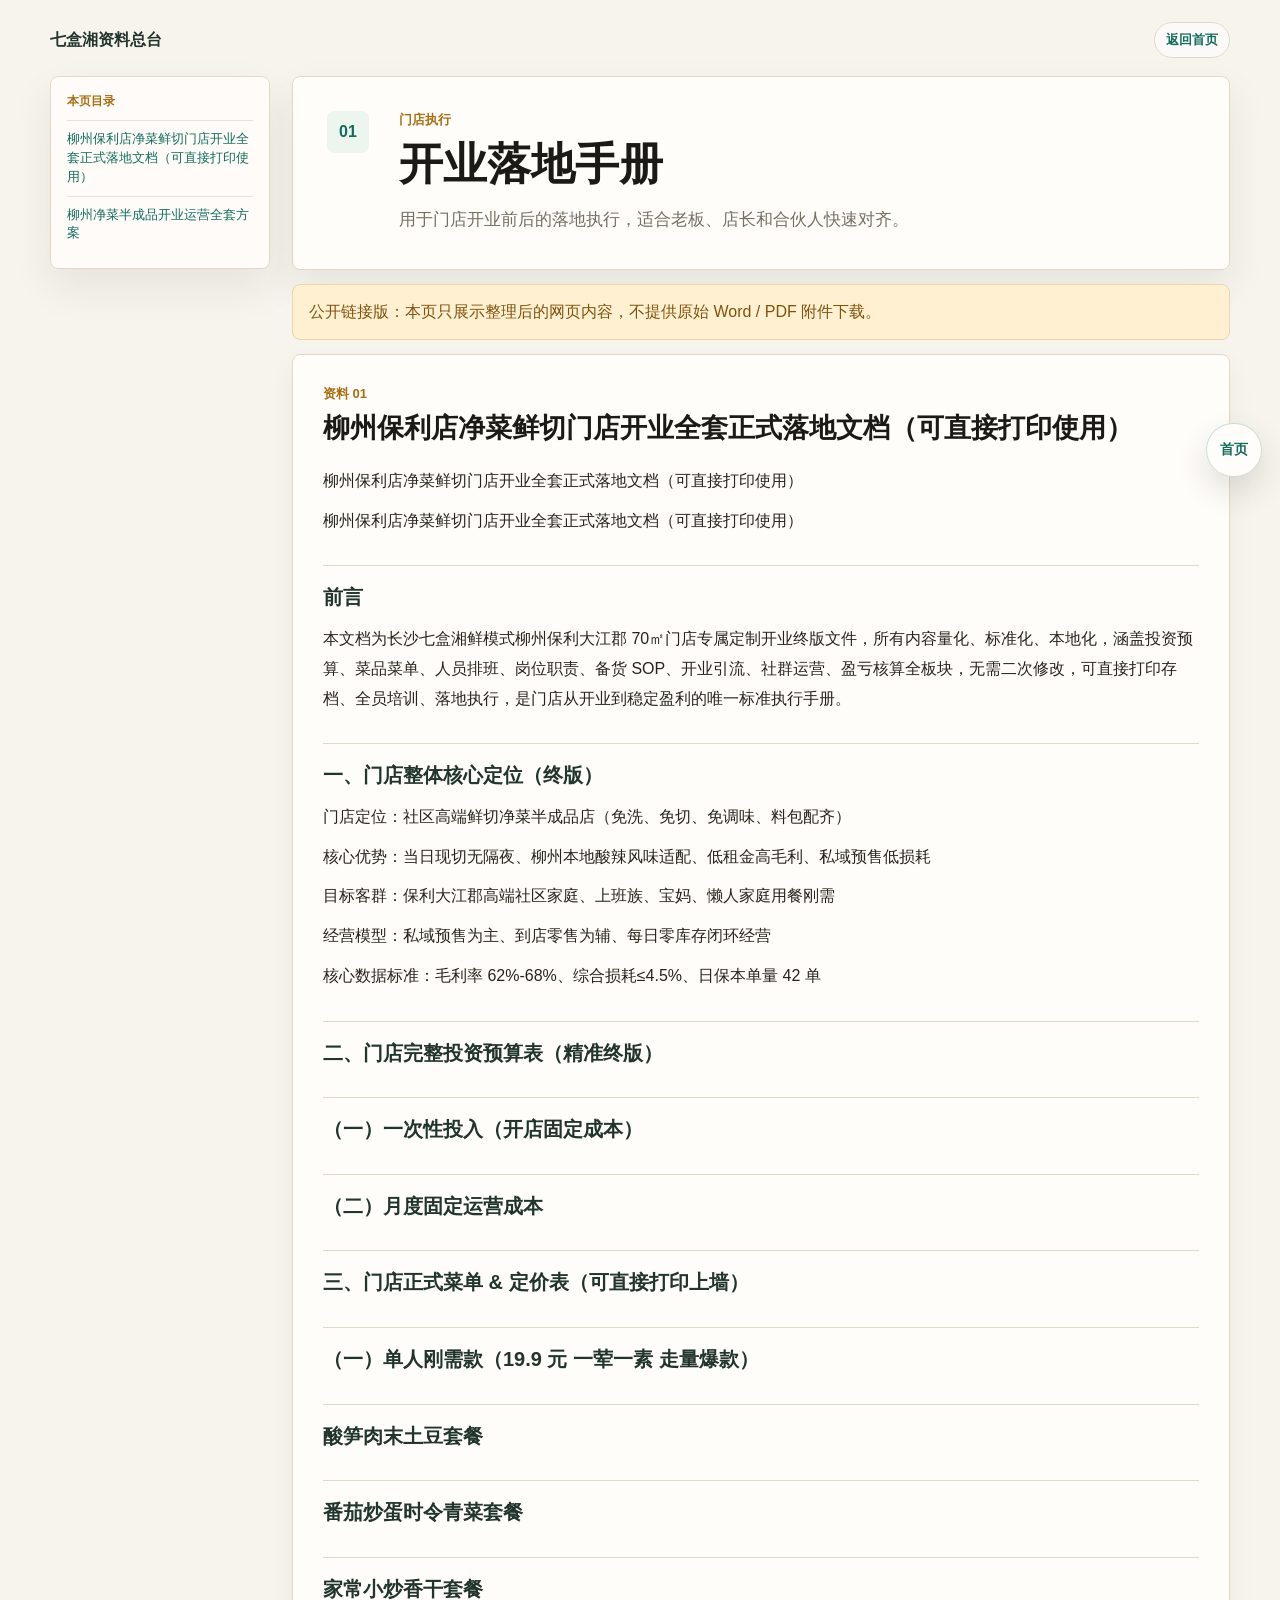
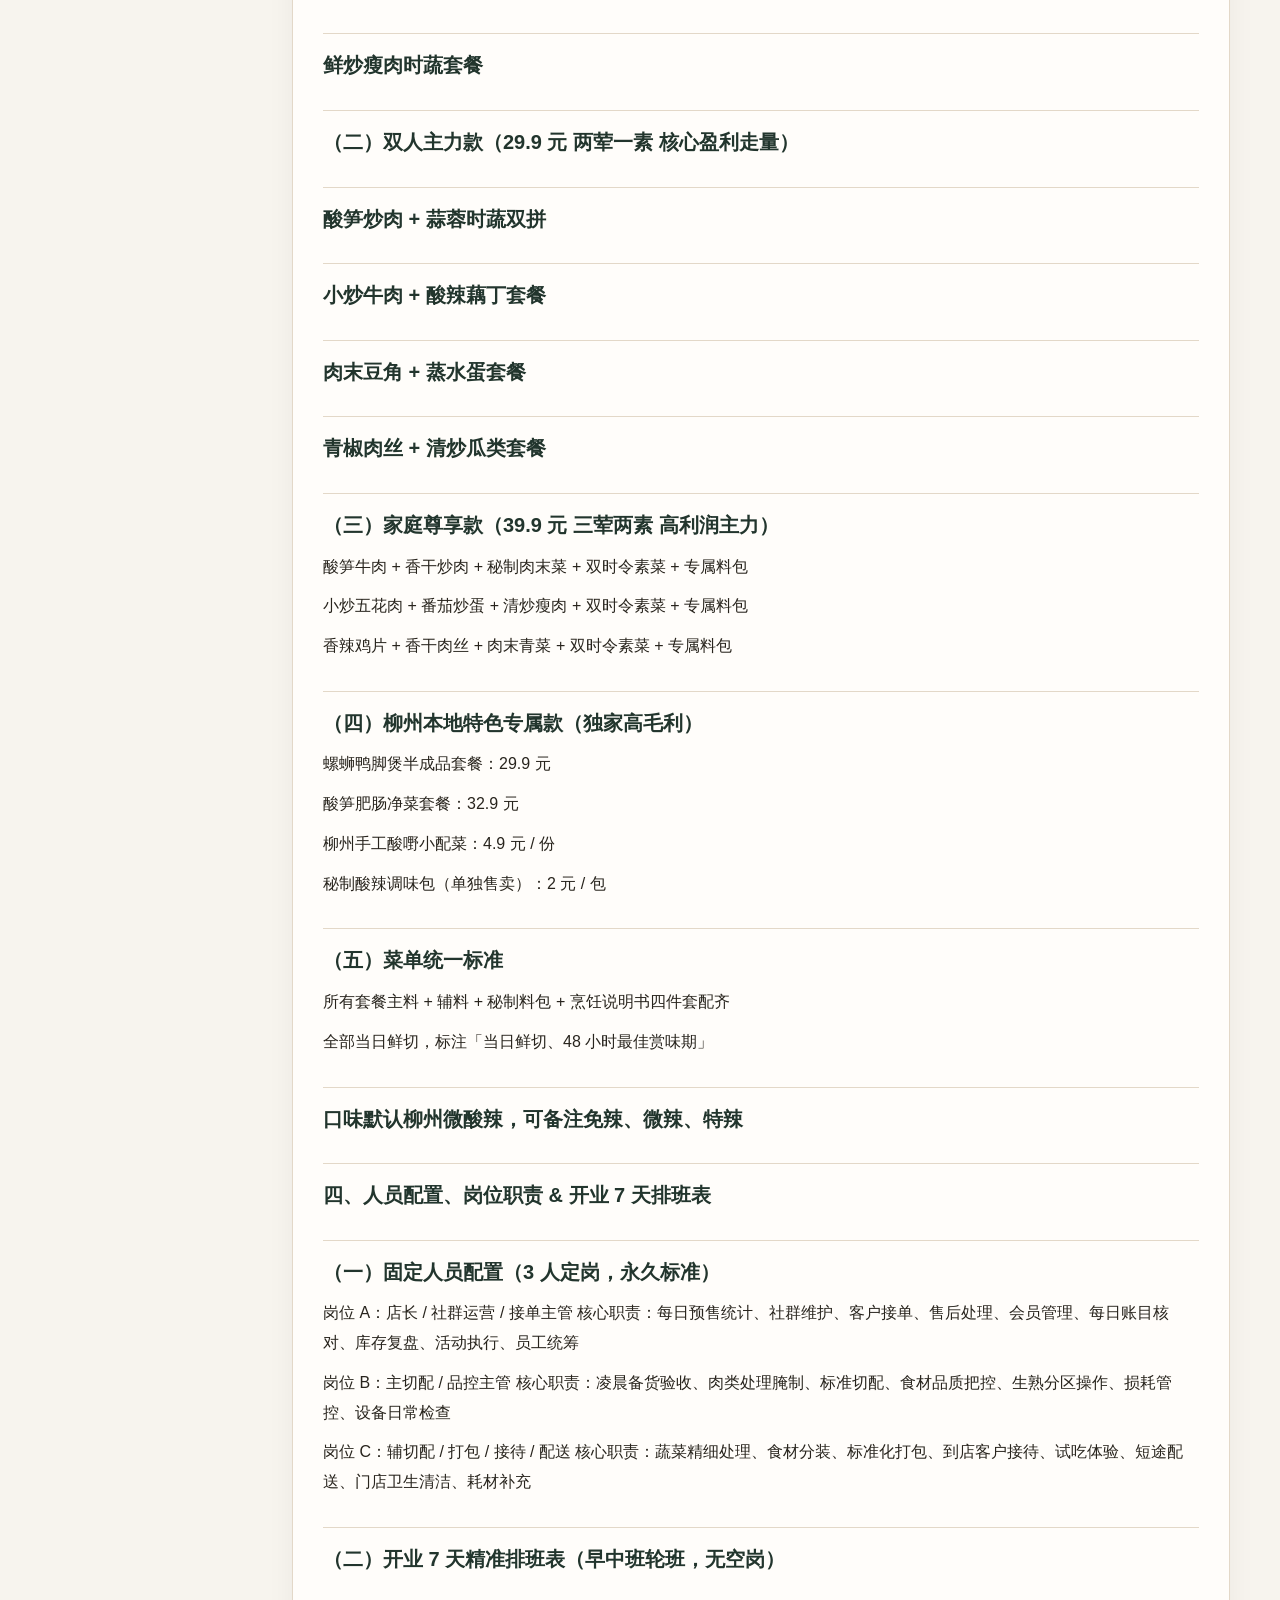
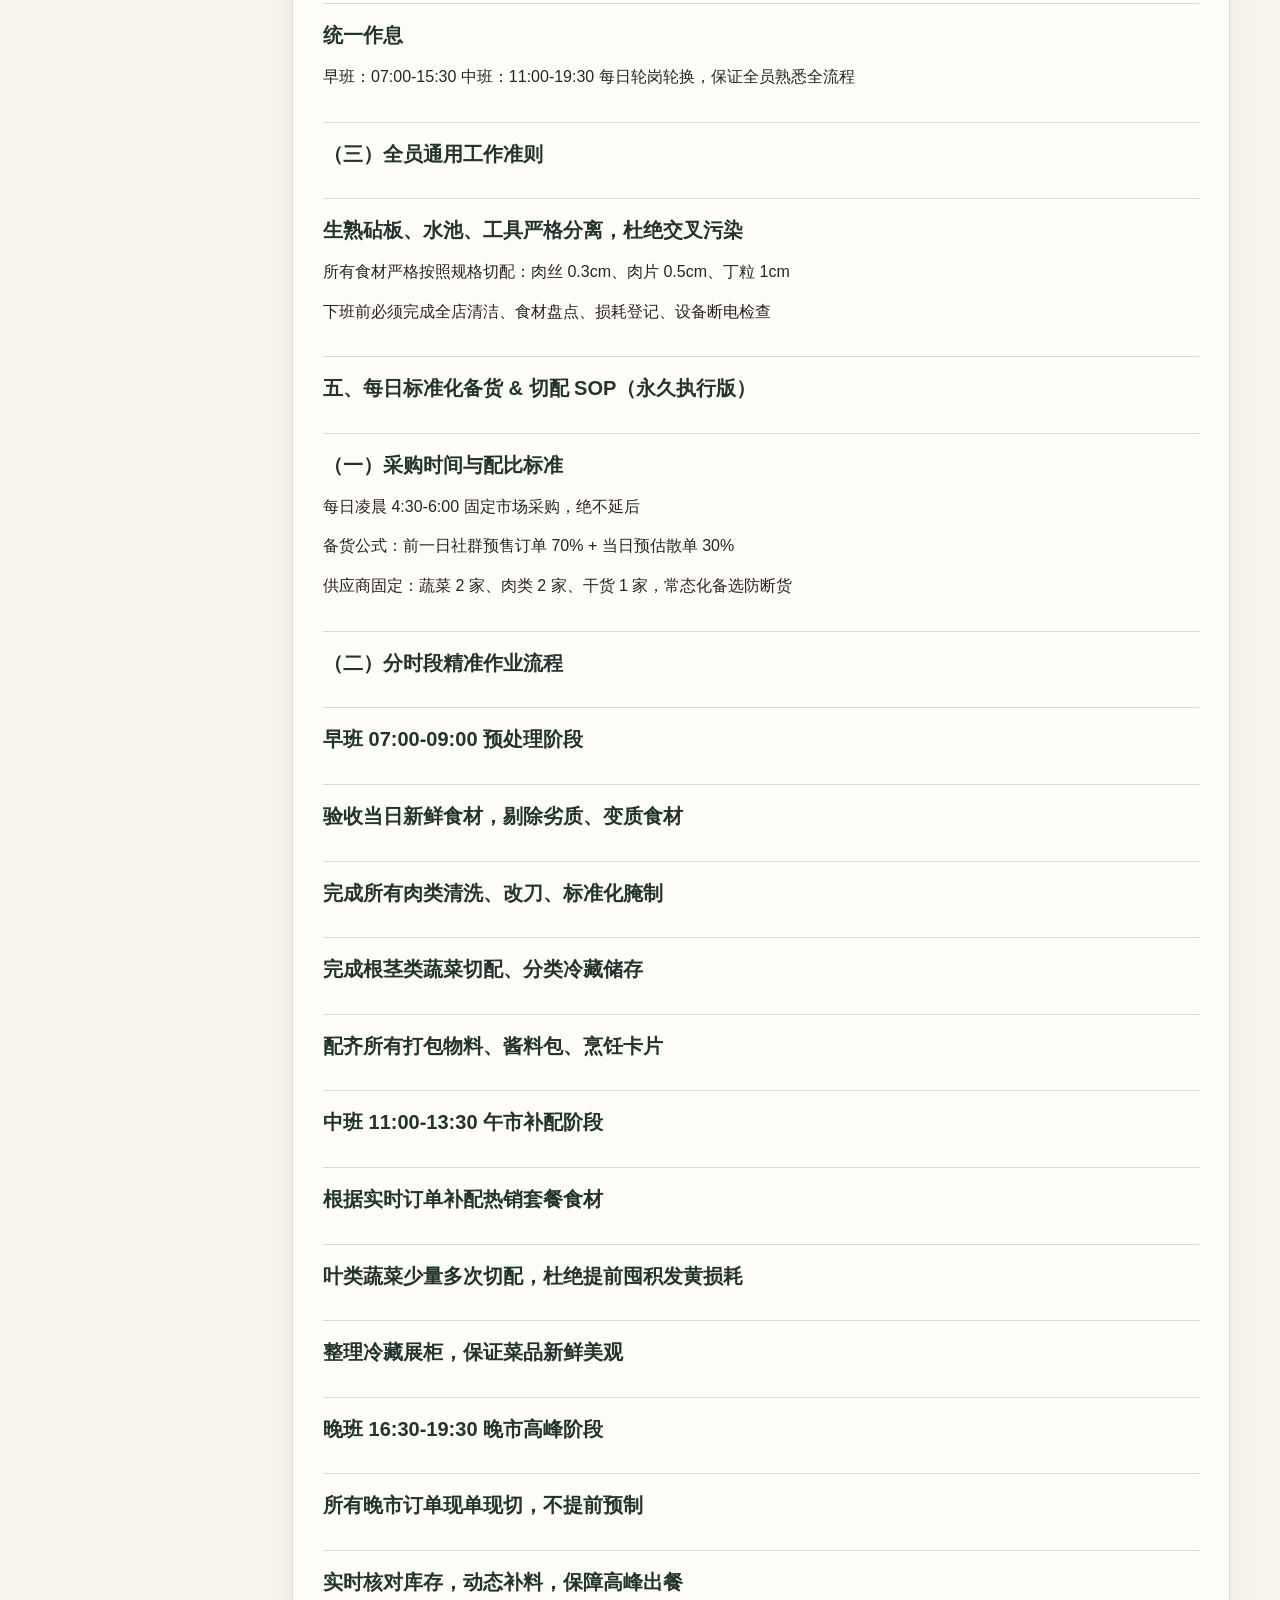
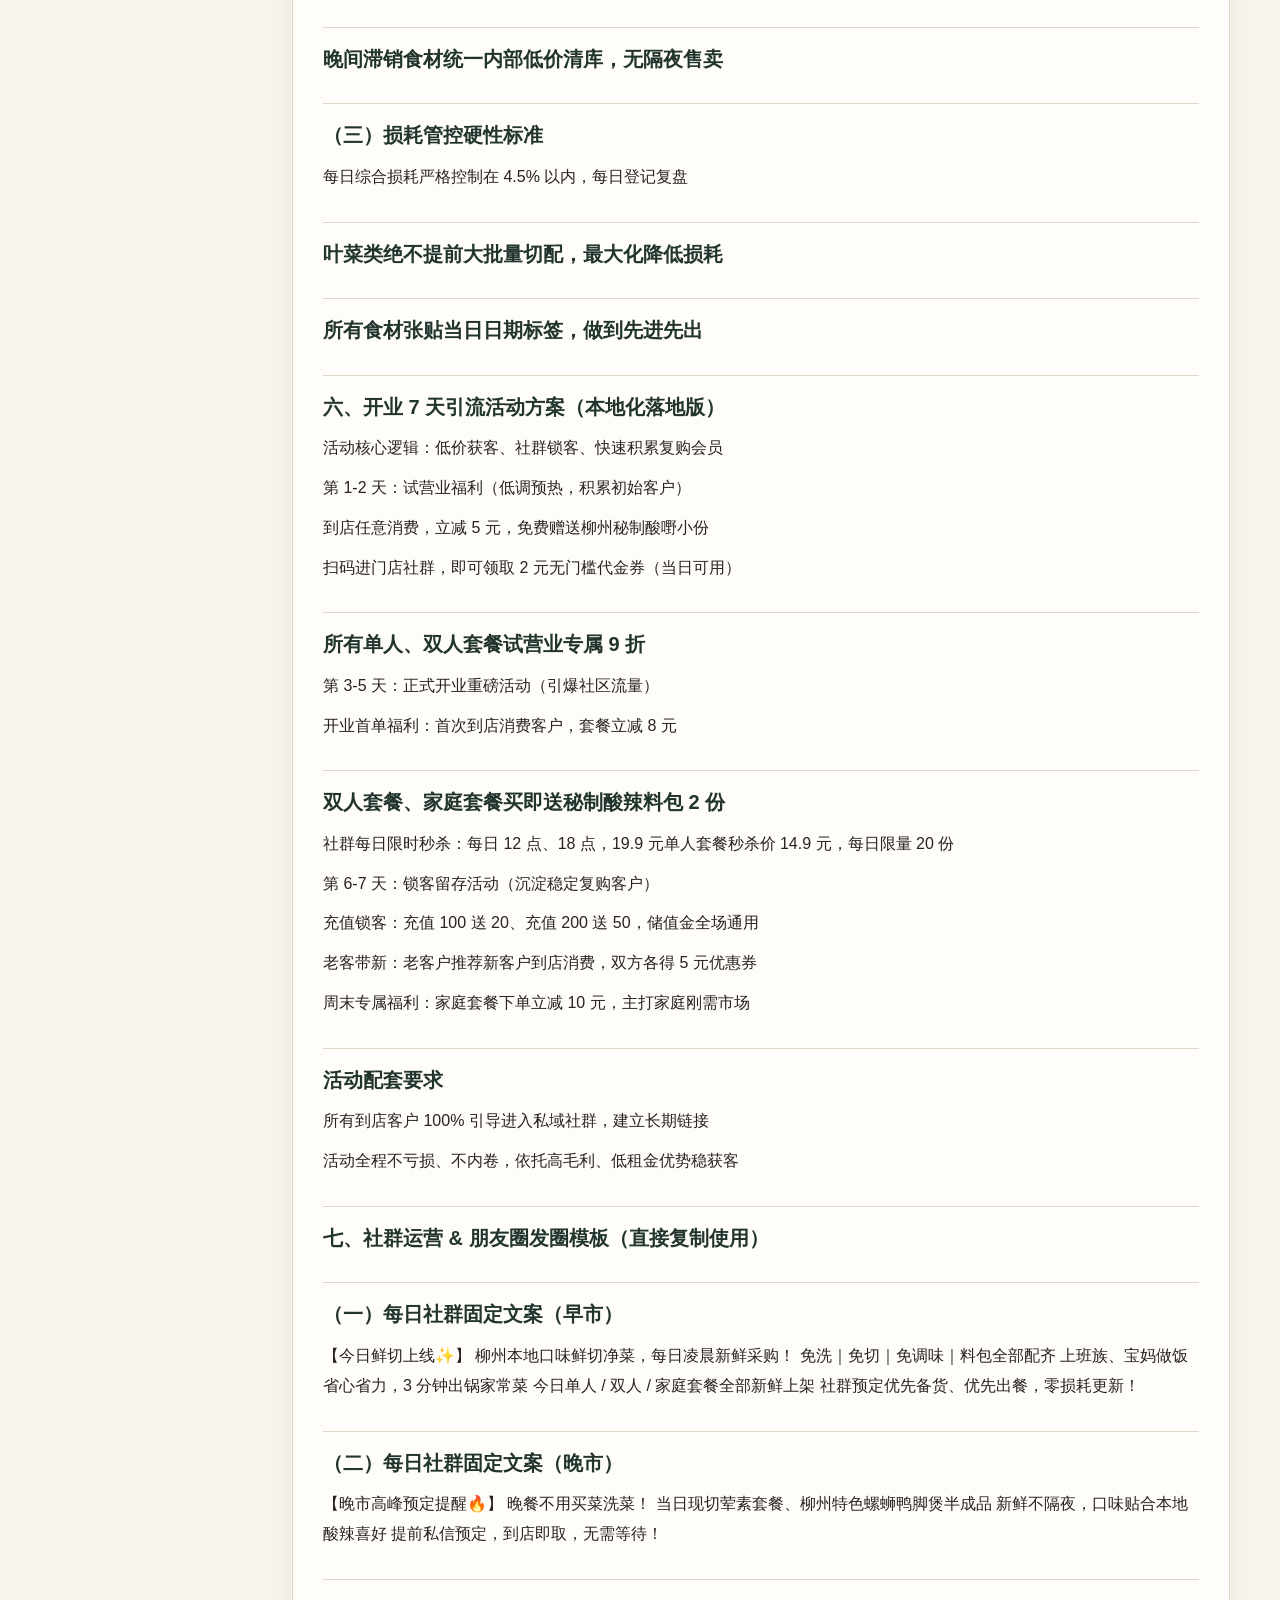
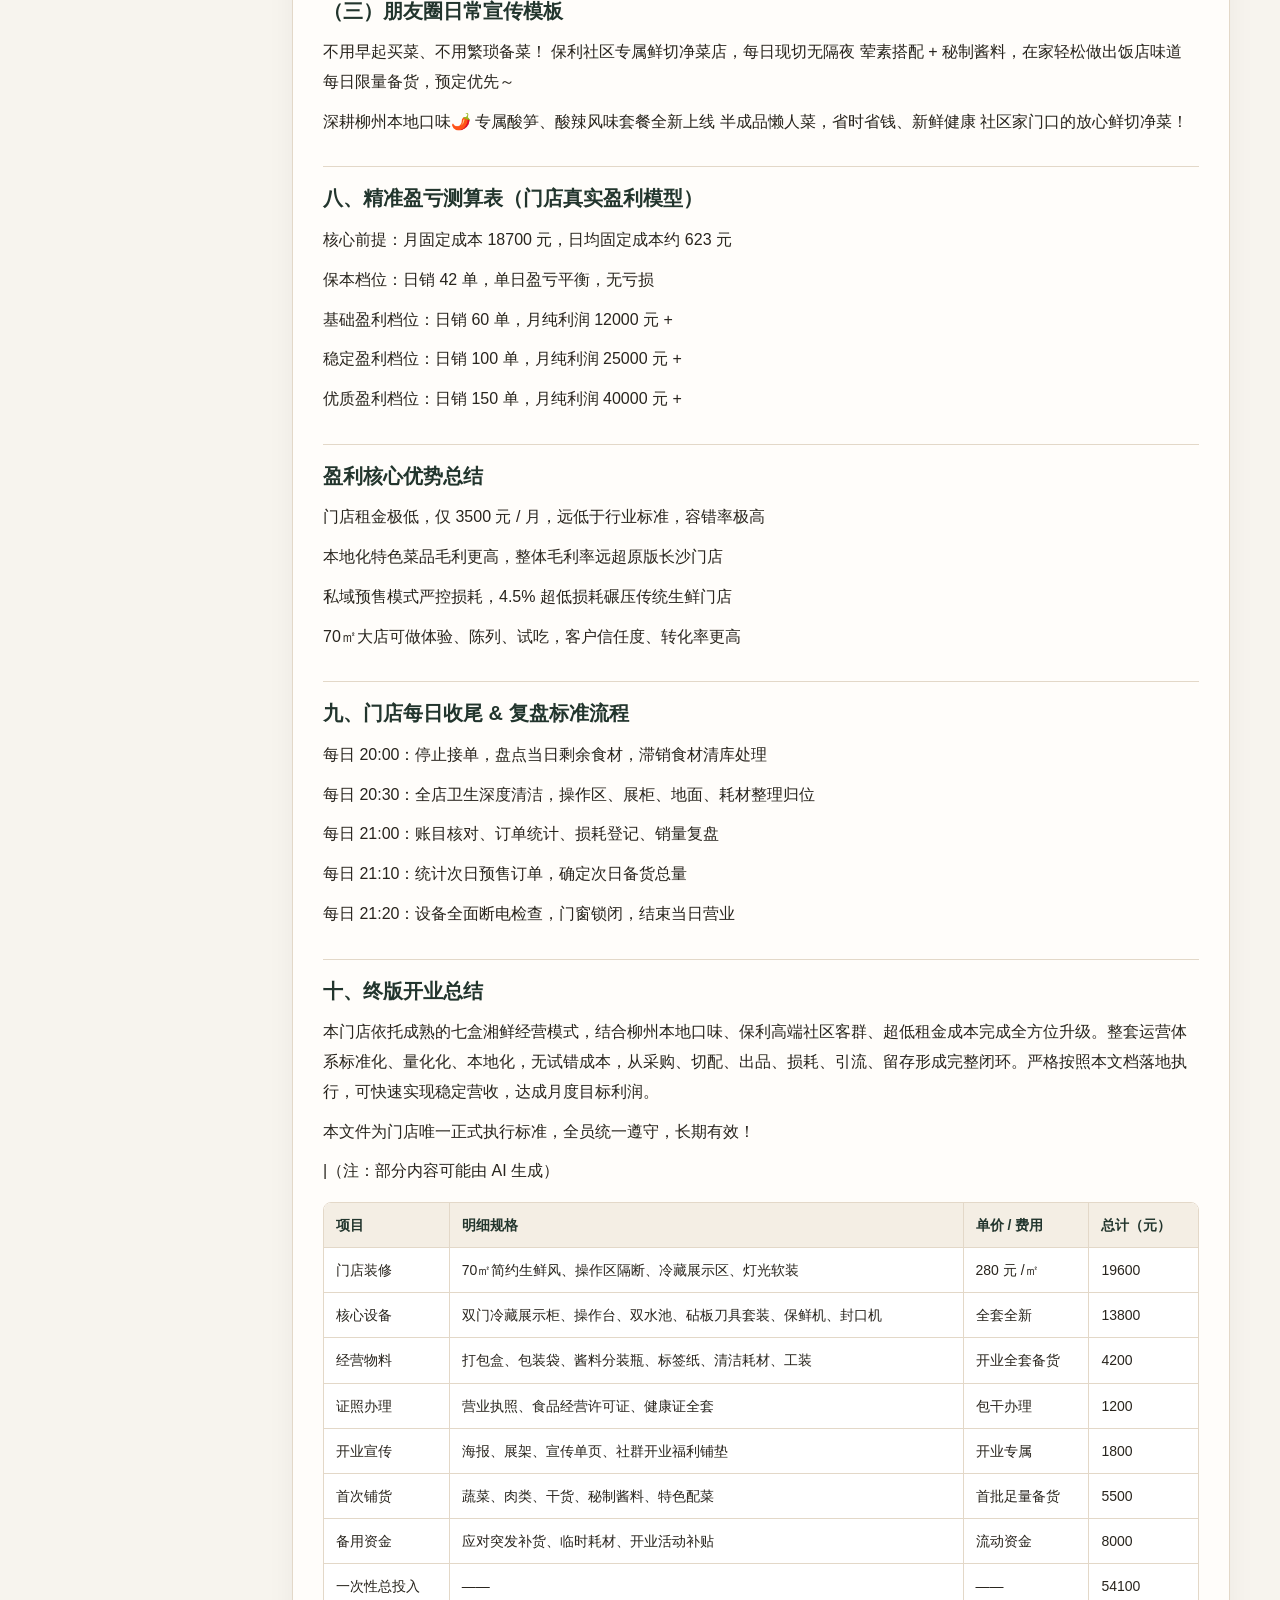
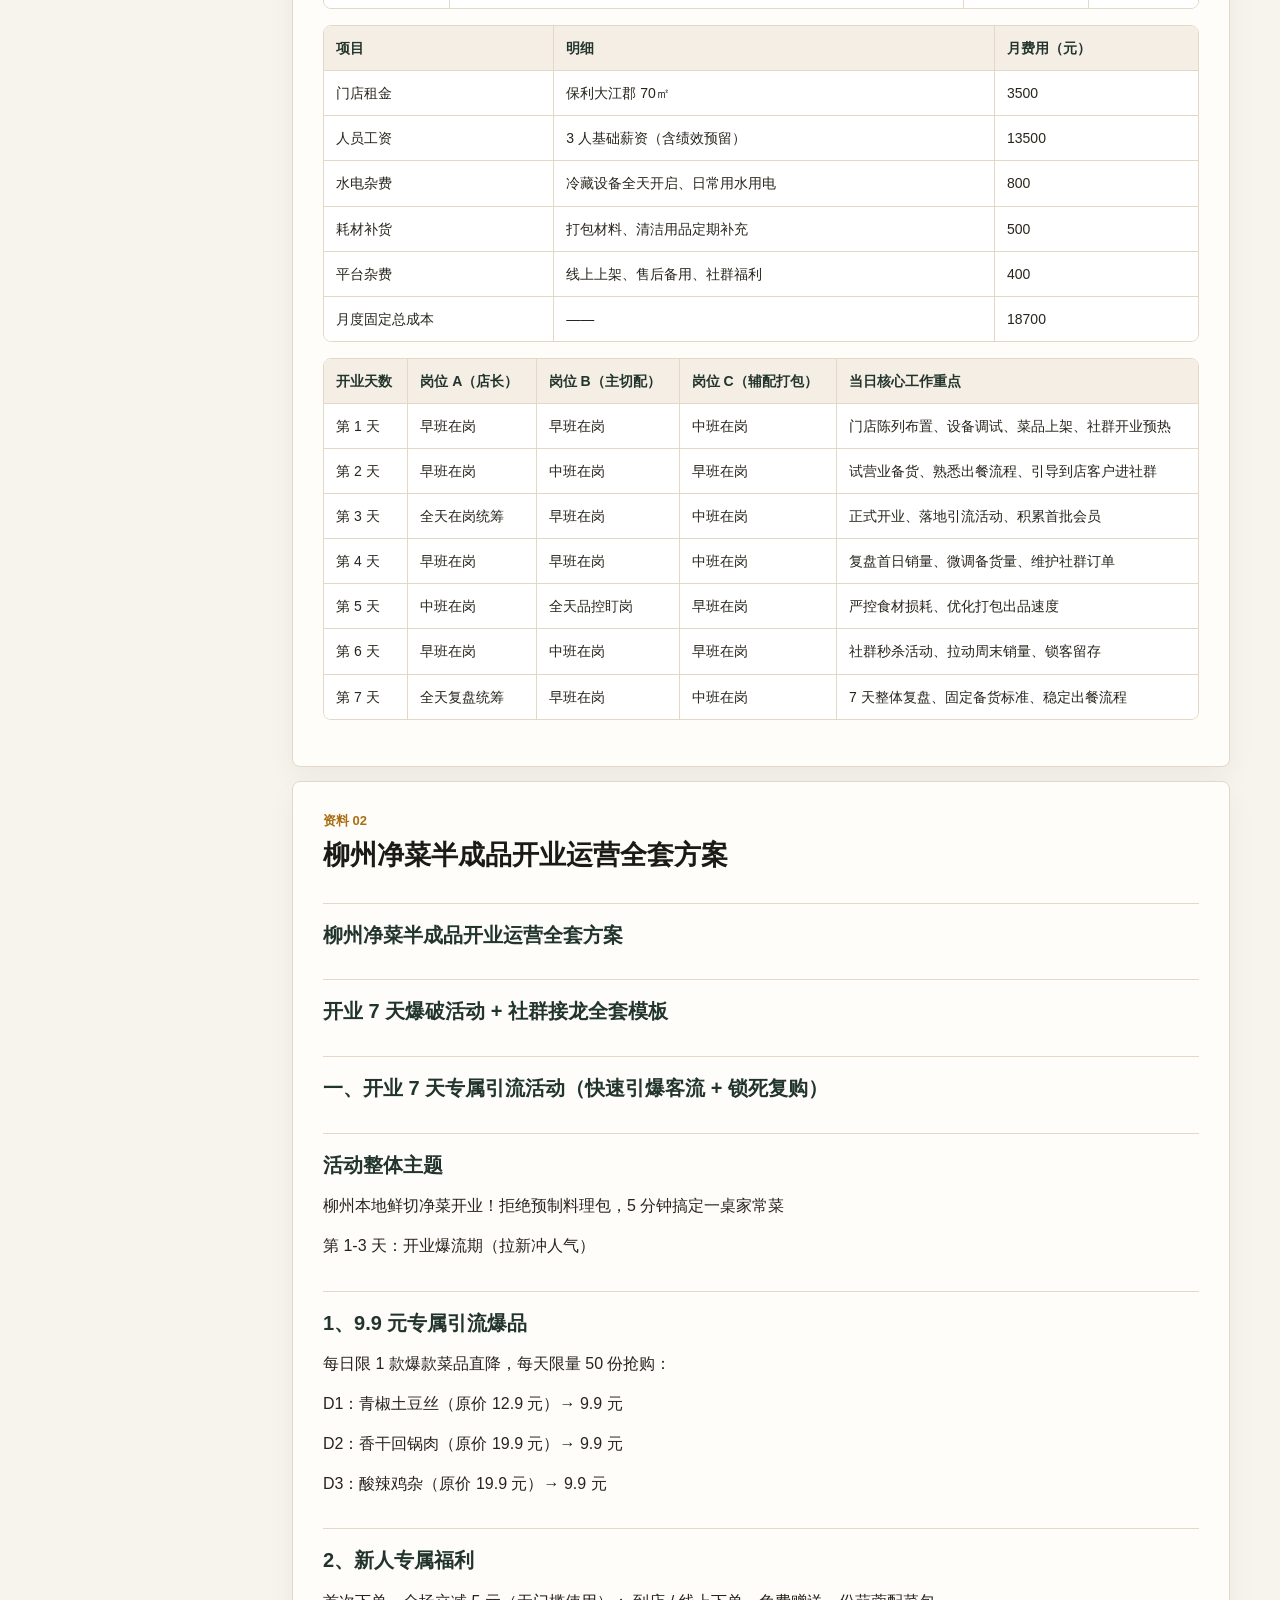
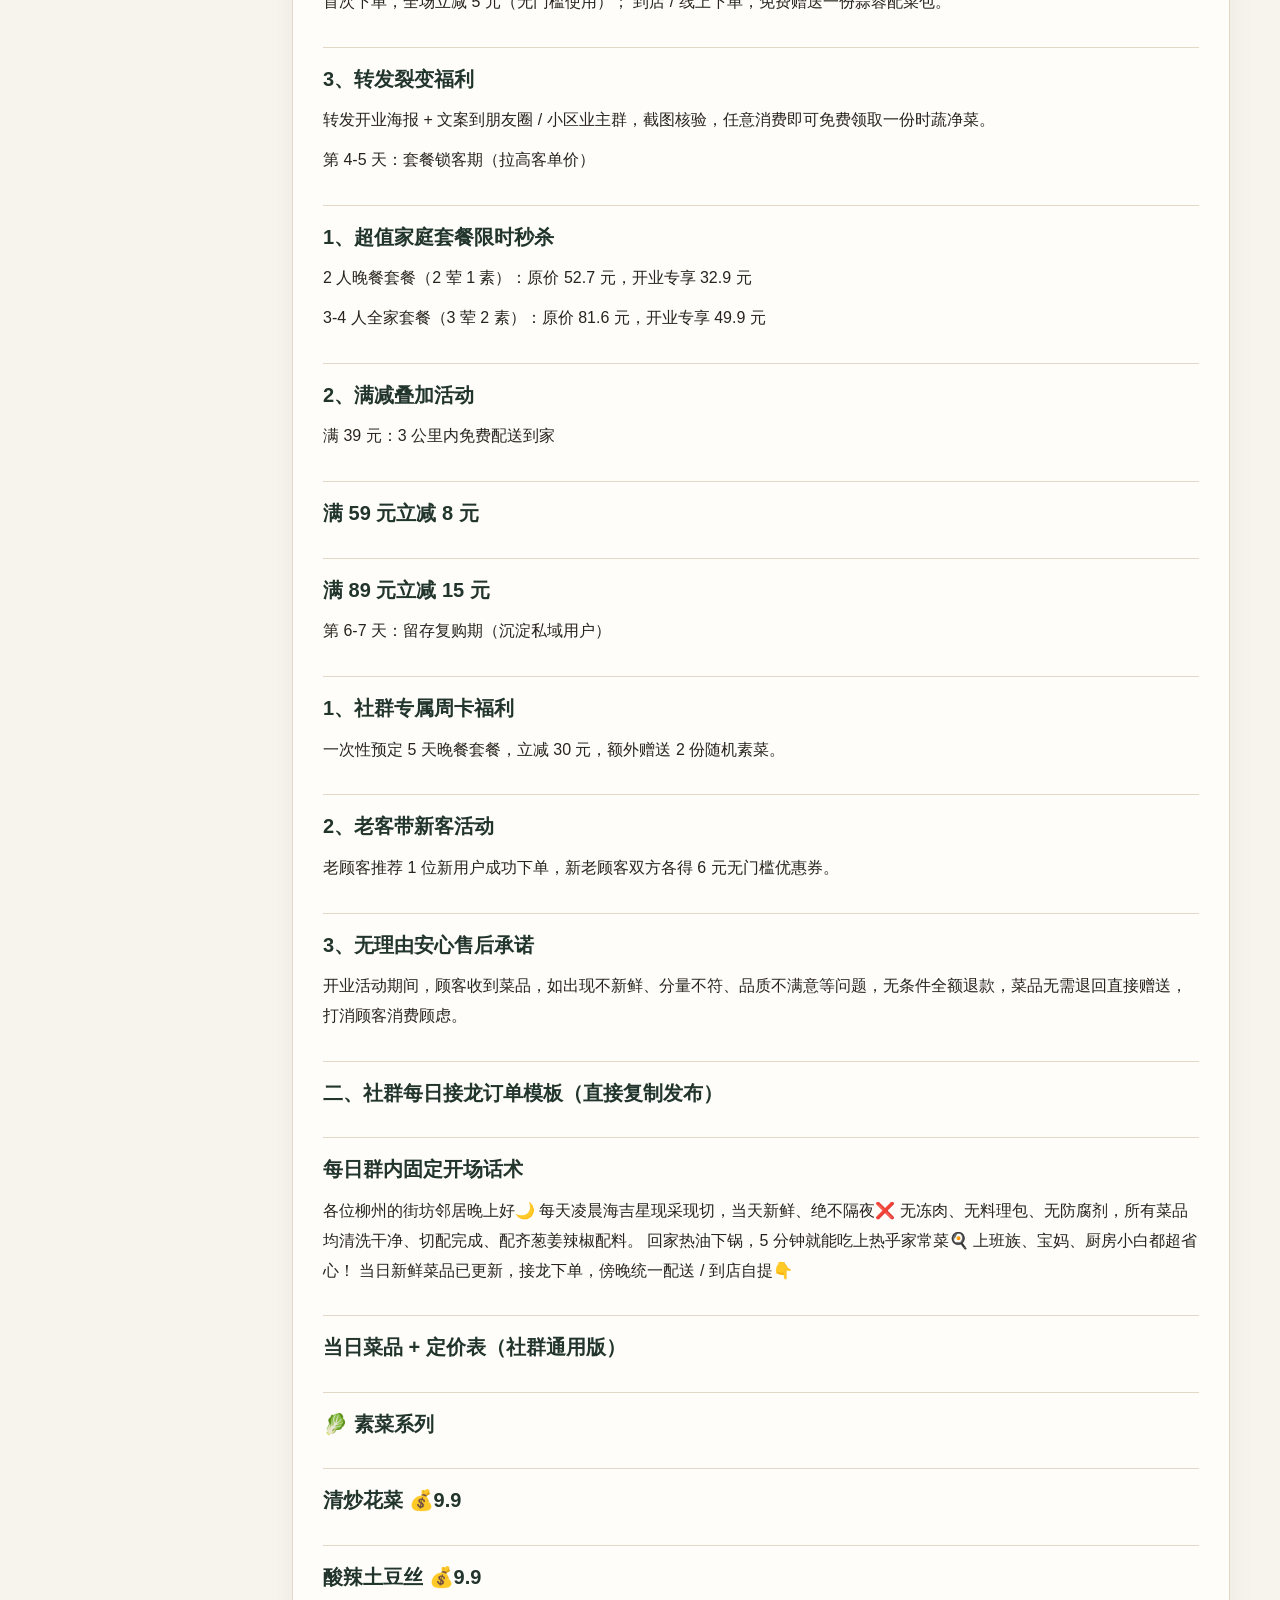
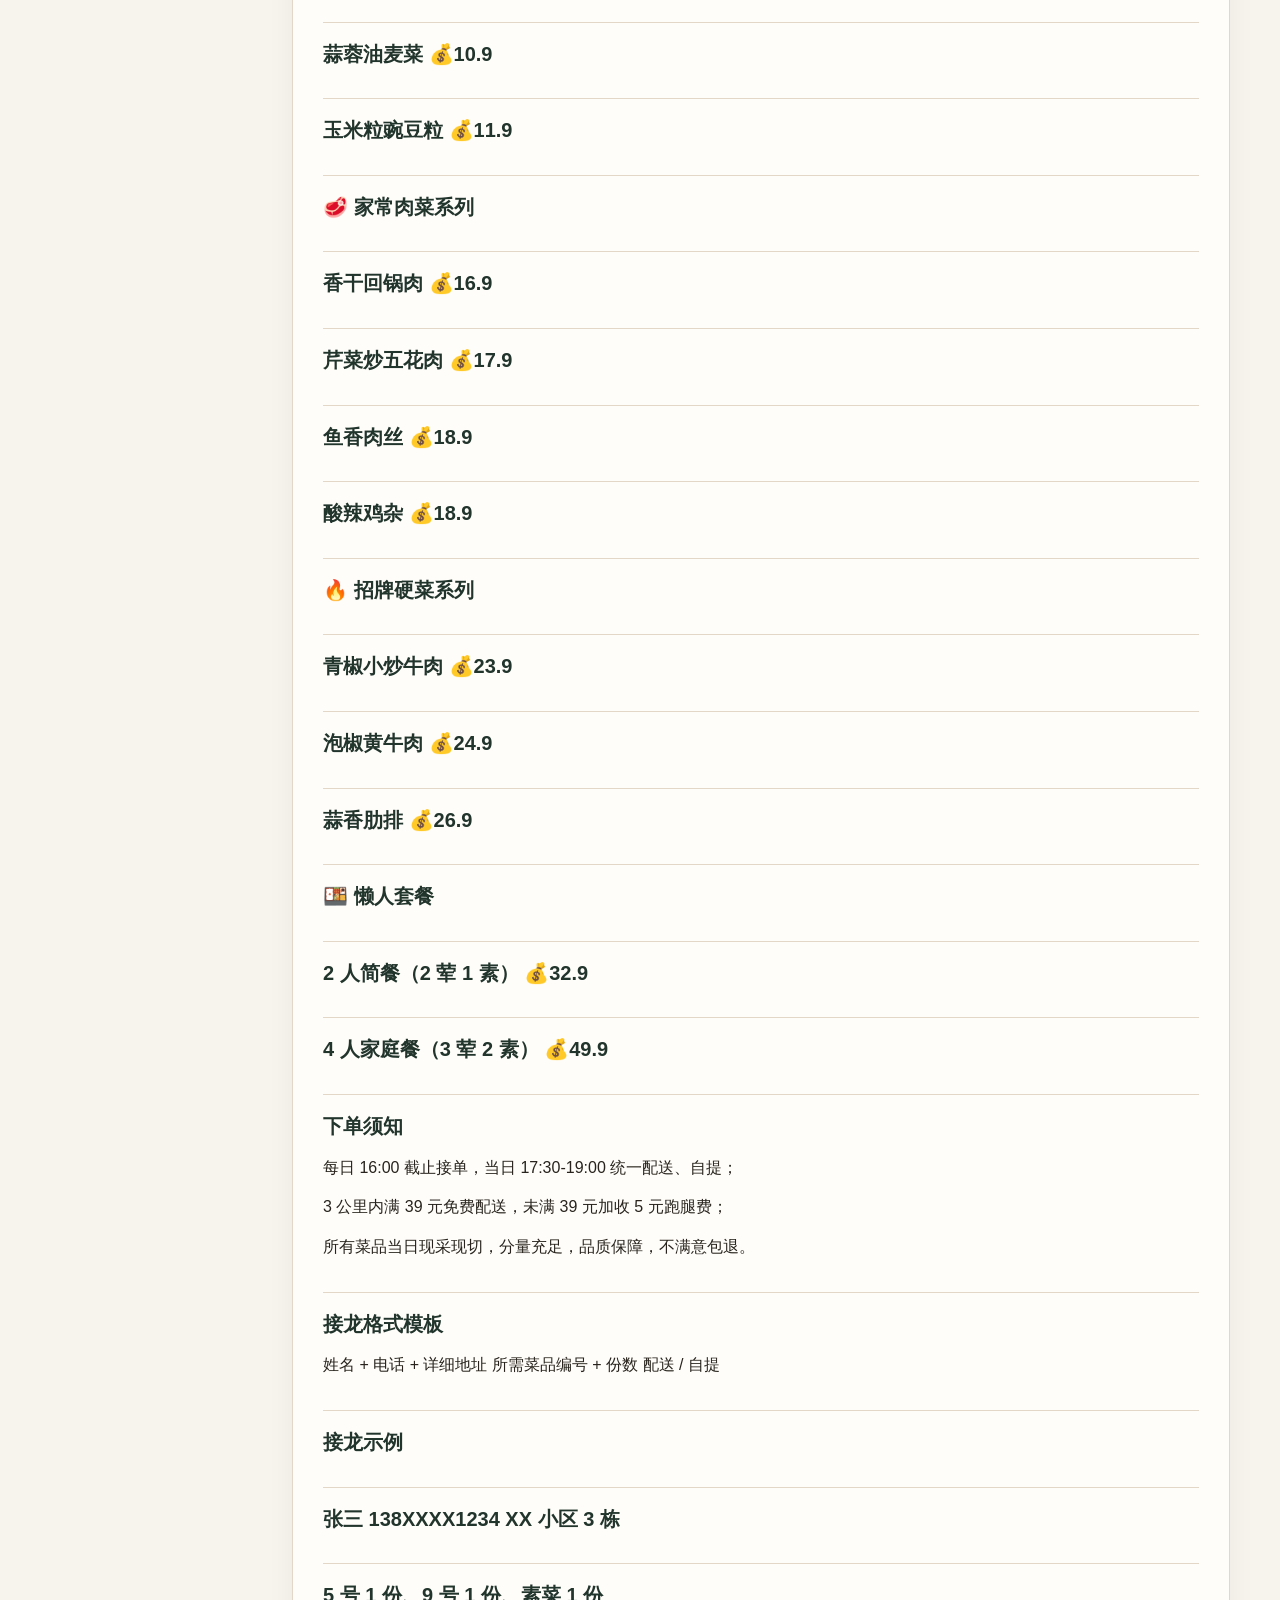
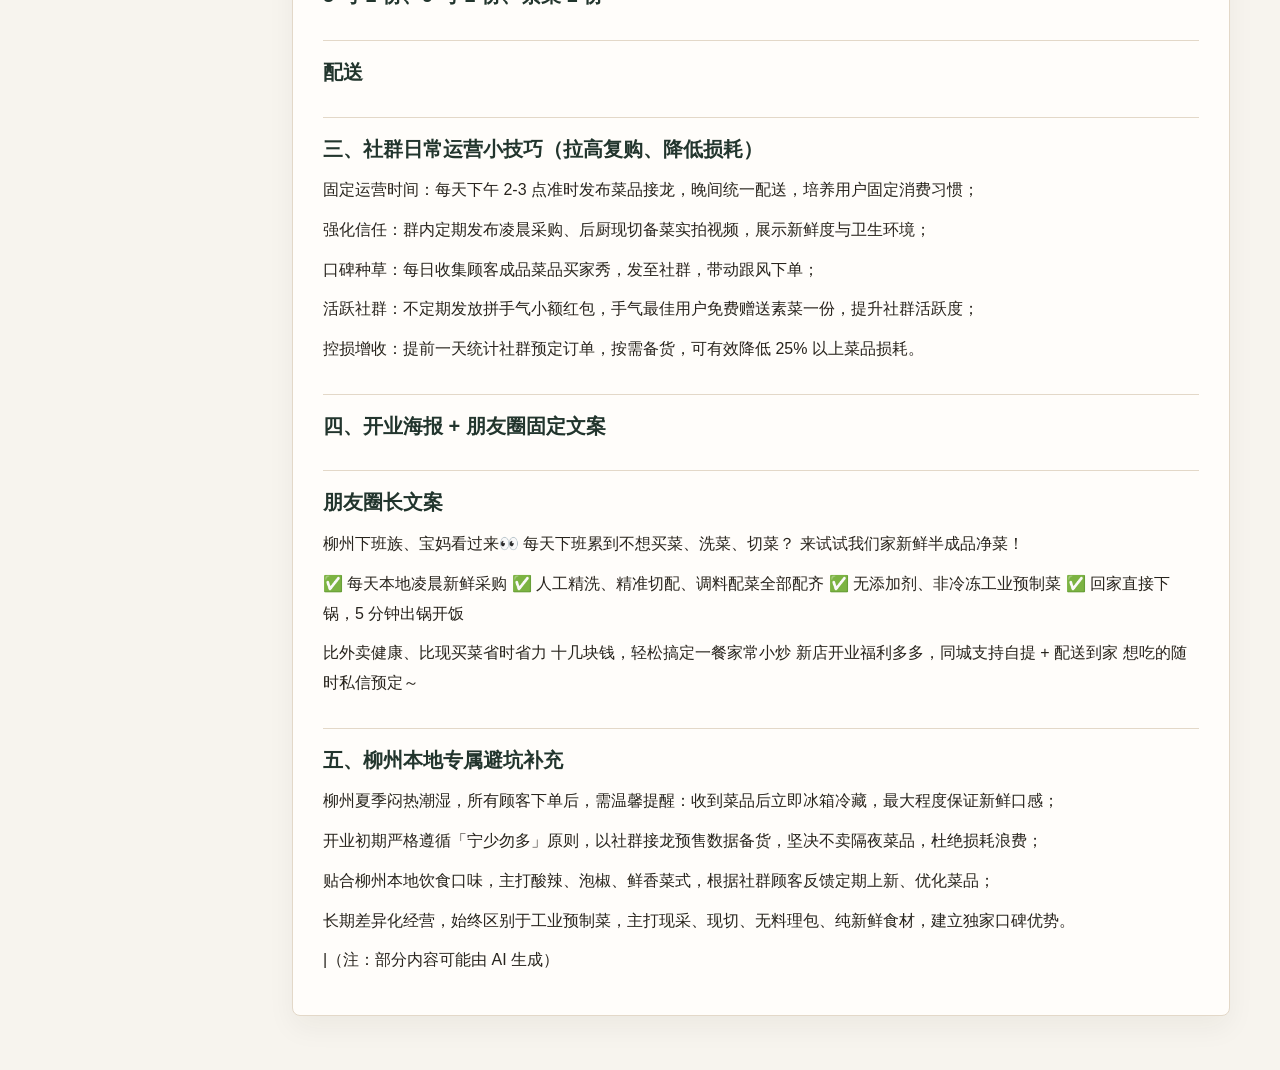
<file: pages/opening-manual.html>
<!doctype html>
<html lang="zh-CN">
<head>
  <meta charset="utf-8">
  <meta name="viewport" content="width=device-width, initial-scale=1">
  <title>开业落地手册</title>
  <link rel="stylesheet" href="../assets/styles.css">
</head>
<body>
  <header class="site-header compact">
    <a class="brand" href="../index.html">七盒湘资料总台</a>
    <a class="home-link" href="../index.html">返回首页</a>
  </header>
  <main class="layout">
    <aside class="toc">
      <div class="toc-title">本页目录</div>
      <a href="#doc-1">柳州保利店净菜鲜切门店开业全套正式落地文档（可直接打印使用）</a><a href="#doc-2">柳州净菜半成品开业运营全套方案</a>
    </aside>
    <article class="article">
      <div class="article-head">
        <div class="num">01</div>
        <div>
          <div class="eyebrow">门店执行</div>
          <h1>开业落地手册</h1>
          <p>用于门店开业前后的落地执行，适合老板、店长和合伙人快速对齐。</p>
        </div>
      </div>
      <div class="public-note">公开链接版：本页只展示整理后的网页内容，不提供原始 Word / PDF 附件下载。</div>
      
            <section class="doc-section" id="doc-1">
              <div class="eyebrow">资料 01</div>
              <h2>柳州保利店净菜鲜切门店开业全套正式落地文档（可直接打印使用）</h2>
              <div class="doc-body">
                <p>柳州保利店净菜鲜切门店开业全套正式落地文档（可直接打印使用）</p>
<p>柳州保利店净菜鲜切门店开业全套正式落地文档（可直接打印使用）</p>
<h3>前言</h3>
<p>本文档为长沙七盒湘鲜模式柳州保利大江郡 70㎡门店专属定制开业终版文件，所有内容量化、标准化、本地化，涵盖投资预算、菜品菜单、人员排班、岗位职责、备货 SOP、开业引流、社群运营、盈亏核算全板块，无需二次修改，可直接打印存档、全员培训、落地执行，是门店从开业到稳定盈利的唯一标准执行手册。</p>
<h3>一、门店整体核心定位（终版）</h3>
<p>门店定位：社区高端鲜切净菜半成品店（免洗、免切、免调味、料包配齐）</p>
<p>核心优势：当日现切无隔夜、柳州本地酸辣风味适配、低租金高毛利、私域预售低损耗</p>
<p>目标客群：保利大江郡高端社区家庭、上班族、宝妈、懒人家庭用餐刚需</p>
<p>经营模型：私域预售为主、到店零售为辅、每日零库存闭环经营</p>
<p>核心数据标准：毛利率 62%-68%、综合损耗≤4.5%、日保本单量 42 单</p>
<h3>二、门店完整投资预算表（精准终版）</h3>
<h3>（一）一次性投入（开店固定成本）</h3>
<h3>（二）月度固定运营成本</h3>
<h3>三、门店正式菜单 &amp; 定价表（可直接打印上墙）</h3>
<h3>（一）单人刚需款（19.9 元 一荤一素 走量爆款）</h3>
<h3>酸笋肉末土豆套餐</h3>
<h3>番茄炒蛋时令青菜套餐</h3>
<h3>家常小炒香干套餐</h3>
<h3>鲜炒瘦肉时蔬套餐</h3>
<h3>（二）双人主力款（29.9 元 两荤一素 核心盈利走量）</h3>
<h3>酸笋炒肉 + 蒜蓉时蔬双拼</h3>
<h3>小炒牛肉 + 酸辣藕丁套餐</h3>
<h3>肉末豆角 + 蒸水蛋套餐</h3>
<h3>青椒肉丝 + 清炒瓜类套餐</h3>
<h3>（三）家庭尊享款（39.9 元 三荤两素 高利润主力）</h3>
<p>酸笋牛肉 + 香干炒肉 + 秘制肉末菜 + 双时令素菜 + 专属料包</p>
<p>小炒五花肉 + 番茄炒蛋 + 清炒瘦肉 + 双时令素菜 + 专属料包</p>
<p>香辣鸡片 + 香干肉丝 + 肉末青菜 + 双时令素菜 + 专属料包</p>
<h3>（四）柳州本地特色专属款（独家高毛利）</h3>
<p>螺蛳鸭脚煲半成品套餐：29.9 元</p>
<p>酸笋肥肠净菜套餐：32.9 元</p>
<p>柳州手工酸嘢小配菜：4.9 元 / 份</p>
<p>秘制酸辣调味包（单独售卖）：2 元 / 包</p>
<h3>（五）菜单统一标准</h3>
<p>所有套餐主料 + 辅料 + 秘制料包 + 烹饪说明书四件套配齐</p>
<p>全部当日鲜切，标注「当日鲜切、48 小时最佳赏味期」</p>
<h3>口味默认柳州微酸辣，可备注免辣、微辣、特辣</h3>
<h3>四、人员配置、岗位职责 &amp; 开业 7 天排班表</h3>
<h3>（一）固定人员配置（3 人定岗，永久标准）</h3>
<p>岗位 A：店长 / 社群运营 / 接单主管 核心职责：每日预售统计、社群维护、客户接单、售后处理、会员管理、每日账目核对、库存复盘、活动执行、员工统筹</p>
<p>岗位 B：主切配 / 品控主管 核心职责：凌晨备货验收、肉类处理腌制、标准切配、食材品质把控、生熟分区操作、损耗管控、设备日常检查</p>
<p>岗位 C：辅切配 / 打包 / 接待 / 配送 核心职责：蔬菜精细处理、食材分装、标准化打包、到店客户接待、试吃体验、短途配送、门店卫生清洁、耗材补充</p>
<h3>（二）开业 7 天精准排班表（早中班轮班，无空岗）</h3>
<h3>统一作息</h3>
<p>早班：07:00-15:30 中班：11:00-19:30 每日轮岗轮换，保证全员熟悉全流程</p>
<h3>（三）全员通用工作准则</h3>
<h3>生熟砧板、水池、工具严格分离，杜绝交叉污染</h3>
<p>所有食材严格按照规格切配：肉丝 0.3cm、肉片 0.5cm、丁粒 1cm</p>
<p>下班前必须完成全店清洁、食材盘点、损耗登记、设备断电检查</p>
<h3>五、每日标准化备货 &amp; 切配 SOP（永久执行版）</h3>
<h3>（一）采购时间与配比标准</h3>
<p>每日凌晨 4:30-6:00 固定市场采购，绝不延后</p>
<p>备货公式：前一日社群预售订单 70% + 当日预估散单 30%</p>
<p>供应商固定：蔬菜 2 家、肉类 2 家、干货 1 家，常态化备选防断货</p>
<h3>（二）分时段精准作业流程</h3>
<h3>早班 07:00-09:00 预处理阶段</h3>
<h3>验收当日新鲜食材，剔除劣质、变质食材</h3>
<h3>完成所有肉类清洗、改刀、标准化腌制</h3>
<h3>完成根茎类蔬菜切配、分类冷藏储存</h3>
<h3>配齐所有打包物料、酱料包、烹饪卡片</h3>
<h3>中班 11:00-13:30 午市补配阶段</h3>
<h3>根据实时订单补配热销套餐食材</h3>
<h3>叶类蔬菜少量多次切配，杜绝提前囤积发黄损耗</h3>
<h3>整理冷藏展柜，保证菜品新鲜美观</h3>
<h3>晚班 16:30-19:30 晚市高峰阶段</h3>
<h3>所有晚市订单现单现切，不提前预制</h3>
<h3>实时核对库存，动态补料，保障高峰出餐</h3>
<h3>晚间滞销食材统一内部低价清库，无隔夜售卖</h3>
<h3>（三）损耗管控硬性标准</h3>
<p>每日综合损耗严格控制在 4.5% 以内，每日登记复盘</p>
<h3>叶菜类绝不提前大批量切配，最大化降低损耗</h3>
<h3>所有食材张贴当日日期标签，做到先进先出</h3>
<h3>六、开业 7 天引流活动方案（本地化落地版）</h3>
<p>活动核心逻辑：低价获客、社群锁客、快速积累复购会员</p>
<p>第 1-2 天：试营业福利（低调预热，积累初始客户）</p>
<p>到店任意消费，立减 5 元，免费赠送柳州秘制酸嘢小份</p>
<p>扫码进门店社群，即可领取 2 元无门槛代金券（当日可用）</p>
<h3>所有单人、双人套餐试营业专属 9 折</h3>
<p>第 3-5 天：正式开业重磅活动（引爆社区流量）</p>
<p>开业首单福利：首次到店消费客户，套餐立减 8 元</p>
<h3>双人套餐、家庭套餐买即送秘制酸辣料包 2 份</h3>
<p>社群每日限时秒杀：每日 12 点、18 点，19.9 元单人套餐秒杀价 14.9 元，每日限量 20 份</p>
<p>第 6-7 天：锁客留存活动（沉淀稳定复购客户）</p>
<p>充值锁客：充值 100 送 20、充值 200 送 50，储值金全场通用</p>
<p>老客带新：老客户推荐新客户到店消费，双方各得 5 元优惠券</p>
<p>周末专属福利：家庭套餐下单立减 10 元，主打家庭刚需市场</p>
<h3>活动配套要求</h3>
<p>所有到店客户 100% 引导进入私域社群，建立长期链接</p>
<p>活动全程不亏损、不内卷，依托高毛利、低租金优势稳获客</p>
<h3>七、社群运营 &amp; 朋友圈发圈模板（直接复制使用）</h3>
<h3>（一）每日社群固定文案（早市）</h3>
<p>【今日鲜切上线✨】 柳州本地口味鲜切净菜，每日凌晨新鲜采购！ 免洗｜免切｜免调味｜料包全部配齐 上班族、宝妈做饭省心省力，3 分钟出锅家常菜 今日单人 / 双人 / 家庭套餐全部新鲜上架 社群预定优先备货、优先出餐，零损耗更新！</p>
<h3>（二）每日社群固定文案（晚市）</h3>
<p>【晚市高峰预定提醒🔥】 晚餐不用买菜洗菜！ 当日现切荤素套餐、柳州特色螺蛳鸭脚煲半成品 新鲜不隔夜，口味贴合本地酸辣喜好 提前私信预定，到店即取，无需等待！</p>
<h3>（三）朋友圈日常宣传模板</h3>
<p>不用早起买菜、不用繁琐备菜！ 保利社区专属鲜切净菜店，每日现切无隔夜 荤素搭配 + 秘制酱料，在家轻松做出饭店味道 每日限量备货，预定优先～</p>
<p>深耕柳州本地口味🌶️ 专属酸笋、酸辣风味套餐全新上线 半成品懒人菜，省时省钱、新鲜健康 社区家门口的放心鲜切净菜！</p>
<h3>八、精准盈亏测算表（门店真实盈利模型）</h3>
<p>核心前提：月固定成本 18700 元，日均固定成本约 623 元</p>
<p>保本档位：日销 42 单，单日盈亏平衡，无亏损</p>
<p>基础盈利档位：日销 60 单，月纯利润 12000 元 +</p>
<p>稳定盈利档位：日销 100 单，月纯利润 25000 元 +</p>
<p>优质盈利档位：日销 150 单，月纯利润 40000 元 +</p>
<h3>盈利核心优势总结</h3>
<p>门店租金极低，仅 3500 元 / 月，远低于行业标准，容错率极高</p>
<p>本地化特色菜品毛利更高，整体毛利率远超原版长沙门店</p>
<p>私域预售模式严控损耗，4.5% 超低损耗碾压传统生鲜门店</p>
<p>70㎡大店可做体验、陈列、试吃，客户信任度、转化率更高</p>
<h3>九、门店每日收尾 &amp; 复盘标准流程</h3>
<p>每日 20:00：停止接单，盘点当日剩余食材，滞销食材清库处理</p>
<p>每日 20:30：全店卫生深度清洁，操作区、展柜、地面、耗材整理归位</p>
<p>每日 21:00：账目核对、订单统计、损耗登记、销量复盘</p>
<p>每日 21:10：统计次日预售订单，确定次日备货总量</p>
<p>每日 21:20：设备全面断电检查，门窗锁闭，结束当日营业</p>
<h3>十、终版开业总结</h3>
<p>本门店依托成熟的七盒湘鲜经营模式，结合柳州本地口味、保利高端社区客群、超低租金成本完成全方位升级。整套运营体系标准化、量化化、本地化，无试错成本，从采购、切配、出品、损耗、引流、留存形成完整闭环。严格按照本文档落地执行，可快速实现稳定营收，达成月度目标利润。</p>
<p>本文件为门店唯一正式执行标准，全员统一遵守，长期有效！</p>
<p>|（注：部分内容可能由 AI 生成）</p>
<div class="table-wrap"><table><tr><th>项目</th><th>明细规格</th><th>单价 / 费用</th><th>总计（元）</th></tr><tr><td>门店装修</td><td>70㎡简约生鲜风、操作区隔断、冷藏展示区、灯光软装</td><td>280 元 /㎡</td><td>19600</td></tr><tr><td>核心设备</td><td>双门冷藏展示柜、操作台、双水池、砧板刀具套装、保鲜机、封口机</td><td>全套全新</td><td>13800</td></tr><tr><td>经营物料</td><td>打包盒、包装袋、酱料分装瓶、标签纸、清洁耗材、工装</td><td>开业全套备货</td><td>4200</td></tr><tr><td>证照办理</td><td>营业执照、食品经营许可证、健康证全套</td><td>包干办理</td><td>1200</td></tr><tr><td>开业宣传</td><td>海报、展架、宣传单页、社群开业福利铺垫</td><td>开业专属</td><td>1800</td></tr><tr><td>首次铺货</td><td>蔬菜、肉类、干货、秘制酱料、特色配菜</td><td>首批足量备货</td><td>5500</td></tr><tr><td>备用资金</td><td>应对突发补货、临时耗材、开业活动补贴</td><td>流动资金</td><td>8000</td></tr><tr><td>一次性总投入</td><td>——</td><td>——</td><td>54100</td></tr></table></div>
<div class="table-wrap"><table><tr><th>项目</th><th>明细</th><th>月费用（元）</th></tr><tr><td>门店租金</td><td>保利大江郡 70㎡</td><td>3500</td></tr><tr><td>人员工资</td><td>3 人基础薪资（含绩效预留）</td><td>13500</td></tr><tr><td>水电杂费</td><td>冷藏设备全天开启、日常用水用电</td><td>800</td></tr><tr><td>耗材补货</td><td>打包材料、清洁用品定期补充</td><td>500</td></tr><tr><td>平台杂费</td><td>线上上架、售后备用、社群福利</td><td>400</td></tr><tr><td>月度固定总成本</td><td>——</td><td>18700</td></tr></table></div>
<div class="table-wrap"><table><tr><th>开业天数</th><th>岗位 A（店长）</th><th>岗位 B（主切配）</th><th>岗位 C（辅配打包）</th><th>当日核心工作重点</th></tr><tr><td>第 1 天</td><td>早班在岗</td><td>早班在岗</td><td>中班在岗</td><td>门店陈列布置、设备调试、菜品上架、社群开业预热</td></tr><tr><td>第 2 天</td><td>早班在岗</td><td>中班在岗</td><td>早班在岗</td><td>试营业备货、熟悉出餐流程、引导到店客户进社群</td></tr><tr><td>第 3 天</td><td>全天在岗统筹</td><td>早班在岗</td><td>中班在岗</td><td>正式开业、落地引流活动、积累首批会员</td></tr><tr><td>第 4 天</td><td>早班在岗</td><td>早班在岗</td><td>中班在岗</td><td>复盘首日销量、微调备货量、维护社群订单</td></tr><tr><td>第 5 天</td><td>中班在岗</td><td>全天品控盯岗</td><td>早班在岗</td><td>严控食材损耗、优化打包出品速度</td></tr><tr><td>第 6 天</td><td>早班在岗</td><td>中班在岗</td><td>早班在岗</td><td>社群秒杀活动、拉动周末销量、锁客留存</td></tr><tr><td>第 7 天</td><td>全天复盘统筹</td><td>早班在岗</td><td>中班在岗</td><td>7 天整体复盘、固定备货标准、稳定出餐流程</td></tr></table></div>
              </div>
            </section>
            
            <section class="doc-section" id="doc-2">
              <div class="eyebrow">资料 02</div>
              <h2>柳州净菜半成品开业运营全套方案</h2>
              <div class="doc-body">
                <h3>柳州净菜半成品开业运营全套方案</h3>
<h3>开业 7 天爆破活动 + 社群接龙全套模板</h3>
<h3>一、开业 7 天专属引流活动（快速引爆客流 + 锁死复购）</h3>
<h3>活动整体主题</h3>
<p>柳州本地鲜切净菜开业！拒绝预制料理包，5 分钟搞定一桌家常菜</p>
<p>第 1-3 天：开业爆流期（拉新冲人气）</p>
<h3>1、9.9 元专属引流爆品</h3>
<p>每日限 1 款爆款菜品直降，每天限量 50 份抢购：</p>
<p>D1：青椒土豆丝（原价 12.9 元）→ 9.9 元</p>
<p>D2：香干回锅肉（原价 19.9 元）→ 9.9 元</p>
<p>D3：酸辣鸡杂（原价 19.9 元）→ 9.9 元</p>
<h3>2、新人专属福利</h3>
<p>首次下单，全场立减 5 元（无门槛使用）； 到店 / 线上下单，免费赠送一份蒜蓉配菜包。</p>
<h3>3、转发裂变福利</h3>
<p>转发开业海报 + 文案到朋友圈 / 小区业主群，截图核验，任意消费即可免费领取一份时蔬净菜。</p>
<p>第 4-5 天：套餐锁客期（拉高客单价）</p>
<h3>1、超值家庭套餐限时秒杀</h3>
<p>2 人晚餐套餐（2 荤 1 素）：原价 52.7 元，开业专享 32.9 元</p>
<p>3-4 人全家套餐（3 荤 2 素）：原价 81.6 元，开业专享 49.9 元</p>
<h3>2、满减叠加活动</h3>
<p>满 39 元：3 公里内免费配送到家</p>
<h3>满 59 元立减 8 元</h3>
<h3>满 89 元立减 15 元</h3>
<p>第 6-7 天：留存复购期（沉淀私域用户）</p>
<h3>1、社群专属周卡福利</h3>
<p>一次性预定 5 天晚餐套餐，立减 30 元，额外赠送 2 份随机素菜。</p>
<h3>2、老客带新客活动</h3>
<p>老顾客推荐 1 位新用户成功下单，新老顾客双方各得 6 元无门槛优惠券。</p>
<h3>3、无理由安心售后承诺</h3>
<p>开业活动期间，顾客收到菜品，如出现不新鲜、分量不符、品质不满意等问题，无条件全额退款，菜品无需退回直接赠送，打消顾客消费顾虑。</p>
<h3>二、社群每日接龙订单模板（直接复制发布）</h3>
<h3>每日群内固定开场话术</h3>
<p>各位柳州的街坊邻居晚上好🌙 每天凌晨海吉星现采现切，当天新鲜、绝不隔夜❌ 无冻肉、无料理包、无防腐剂，所有菜品均清洗干净、切配完成、配齐葱姜辣椒配料。 回家热油下锅，5 分钟就能吃上热乎家常菜🍳 上班族、宝妈、厨房小白都超省心！ 当日新鲜菜品已更新，接龙下单，傍晚统一配送 / 到店自提👇</p>
<h3>当日菜品 + 定价表（社群通用版）</h3>
<h3>🥬 素菜系列</h3>
<h3>清炒花菜 💰9.9</h3>
<h3>酸辣土豆丝 💰9.9</h3>
<h3>蒜蓉油麦菜 💰10.9</h3>
<h3>玉米粒豌豆粒 💰11.9</h3>
<h3>🥩 家常肉菜系列</h3>
<h3>香干回锅肉 💰16.9</h3>
<h3>芹菜炒五花肉 💰17.9</h3>
<h3>鱼香肉丝 💰18.9</h3>
<h3>酸辣鸡杂 💰18.9</h3>
<h3>🔥 招牌硬菜系列</h3>
<h3>青椒小炒牛肉 💰23.9</h3>
<h3>泡椒黄牛肉 💰24.9</h3>
<h3>蒜香肋排 💰26.9</h3>
<h3>🍱 懒人套餐</h3>
<h3>2 人简餐（2 荤 1 素） 💰32.9</h3>
<h3>4 人家庭餐（3 荤 2 素） 💰49.9</h3>
<h3>下单须知</h3>
<p>每日 16:00 截止接单，当日 17:30-19:00 统一配送、自提；</p>
<p>3 公里内满 39 元免费配送，未满 39 元加收 5 元跑腿费；</p>
<p>所有菜品当日现采现切，分量充足，品质保障，不满意包退。</p>
<h3>接龙格式模板</h3>
<p>姓名 + 电话 + 详细地址 所需菜品编号 + 份数 配送 / 自提</p>
<h3>接龙示例</h3>
<h3>张三 138XXXX1234 XX 小区 3 栋</h3>
<h3>5 号 1 份、9 号 1 份、素菜 1 份</h3>
<h3>配送</h3>
<h3>三、社群日常运营小技巧（拉高复购、降低损耗）</h3>
<p>固定运营时间：每天下午 2-3 点准时发布菜品接龙，晚间统一配送，培养用户固定消费习惯；</p>
<p>强化信任：群内定期发布凌晨采购、后厨现切备菜实拍视频，展示新鲜度与卫生环境；</p>
<p>口碑种草：每日收集顾客成品菜品买家秀，发至社群，带动跟风下单；</p>
<p>活跃社群：不定期发放拼手气小额红包，手气最佳用户免费赠送素菜一份，提升社群活跃度；</p>
<p>控损增收：提前一天统计社群预定订单，按需备货，可有效降低 25% 以上菜品损耗。</p>
<h3>四、开业海报 + 朋友圈固定文案</h3>
<h3>朋友圈长文案</h3>
<p>柳州下班族、宝妈看过来👀 每天下班累到不想买菜、洗菜、切菜？ 来试试我们家新鲜半成品净菜！</p>
<p>✅ 每天本地凌晨新鲜采购 ✅ 人工精洗、精准切配、调料配菜全部配齐 ✅ 无添加剂、非冷冻工业预制菜 ✅ 回家直接下锅，5 分钟出锅开饭</p>
<p>比外卖健康、比现买菜省时省力 十几块钱，轻松搞定一餐家常小炒 新店开业福利多多，同城支持自提 + 配送到家 想吃的随时私信预定～</p>
<h3>五、柳州本地专属避坑补充</h3>
<p>柳州夏季闷热潮湿，所有顾客下单后，需温馨提醒：收到菜品后立即冰箱冷藏，最大程度保证新鲜口感；</p>
<p>开业初期严格遵循「宁少勿多」原则，以社群接龙预售数据备货，坚决不卖隔夜菜品，杜绝损耗浪费；</p>
<p>贴合柳州本地饮食口味，主打酸辣、泡椒、鲜香菜式，根据社群顾客反馈定期上新、优化菜品；</p>
<p>长期差异化经营，始终区别于工业预制菜，主打现采、现切、无料理包、纯新鲜食材，建立独家口碑优势。</p>
<p>|（注：部分内容可能由 AI 生成）</p>
              </div>
            </section>
            
    </article>
  </main>
  <a class="floating-home" href="../index.html" aria-label="返回首页">首页</a>
</body>
</html>
</file>
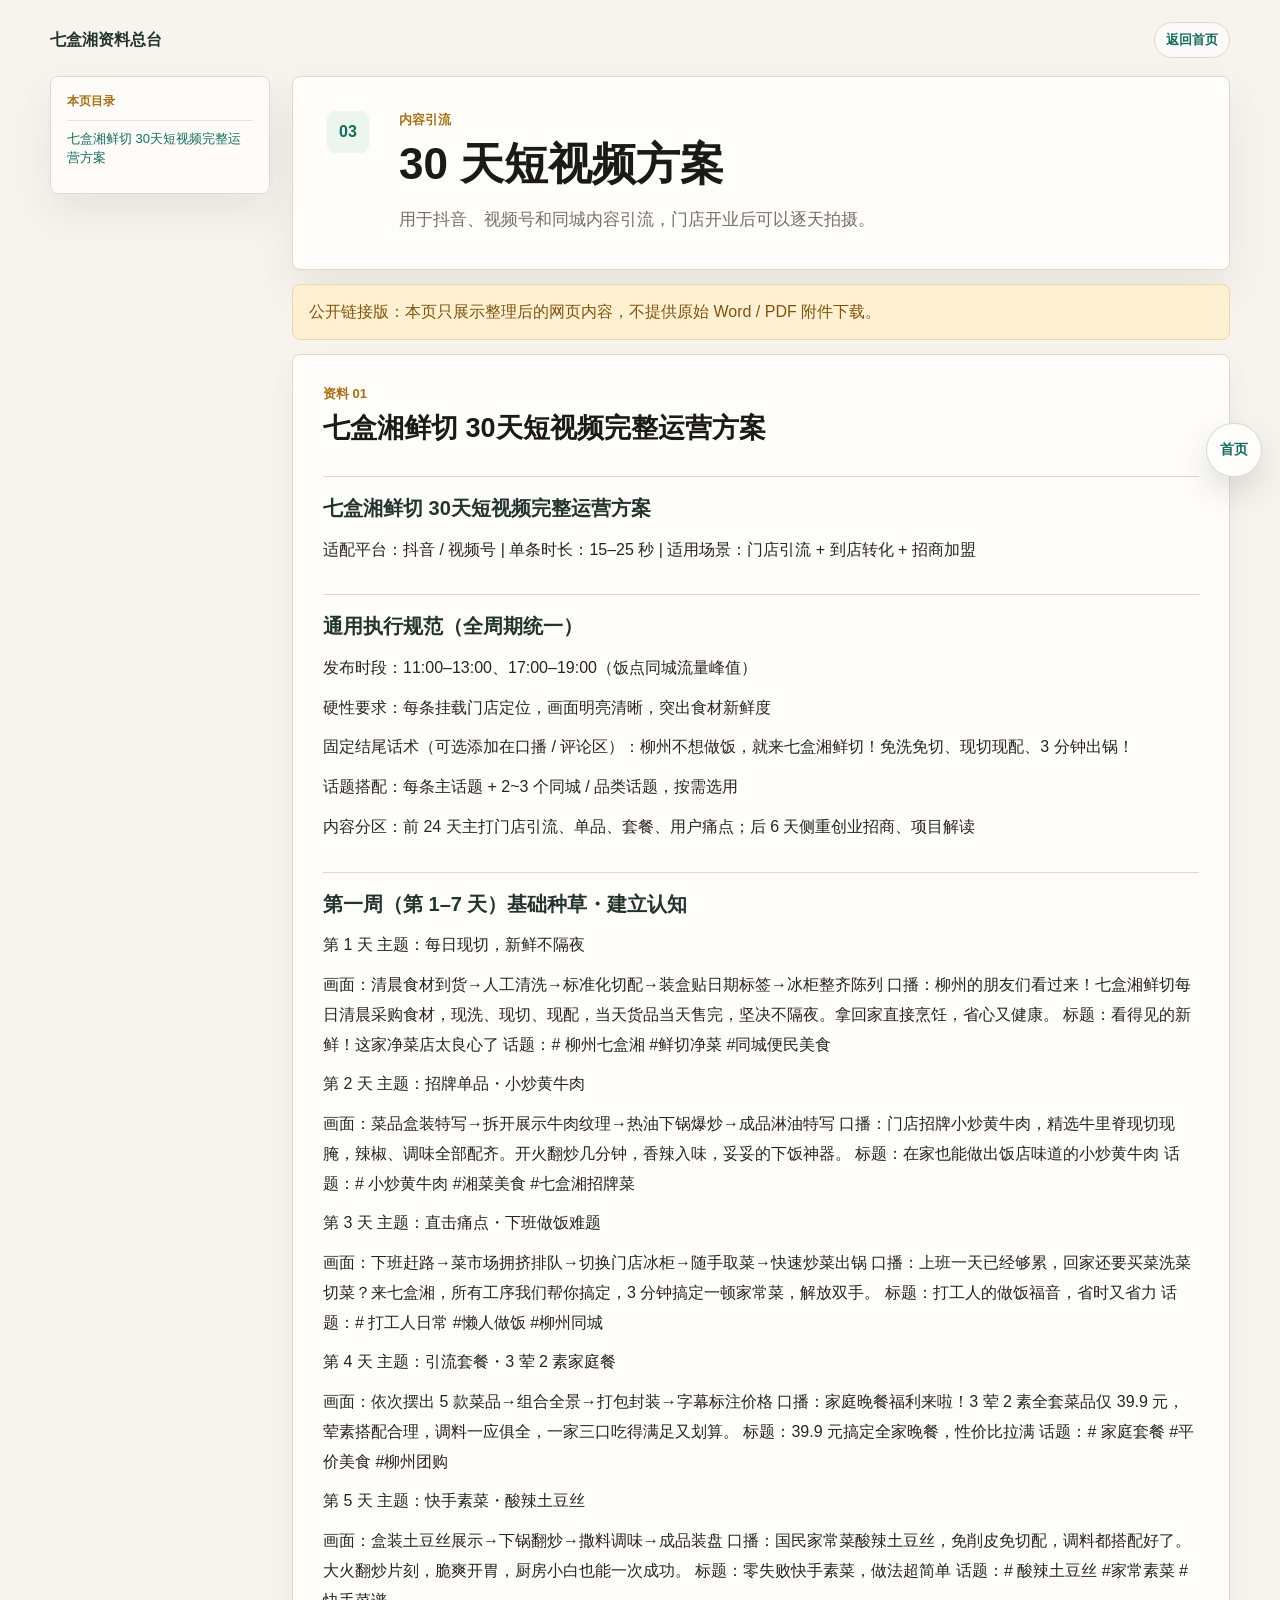
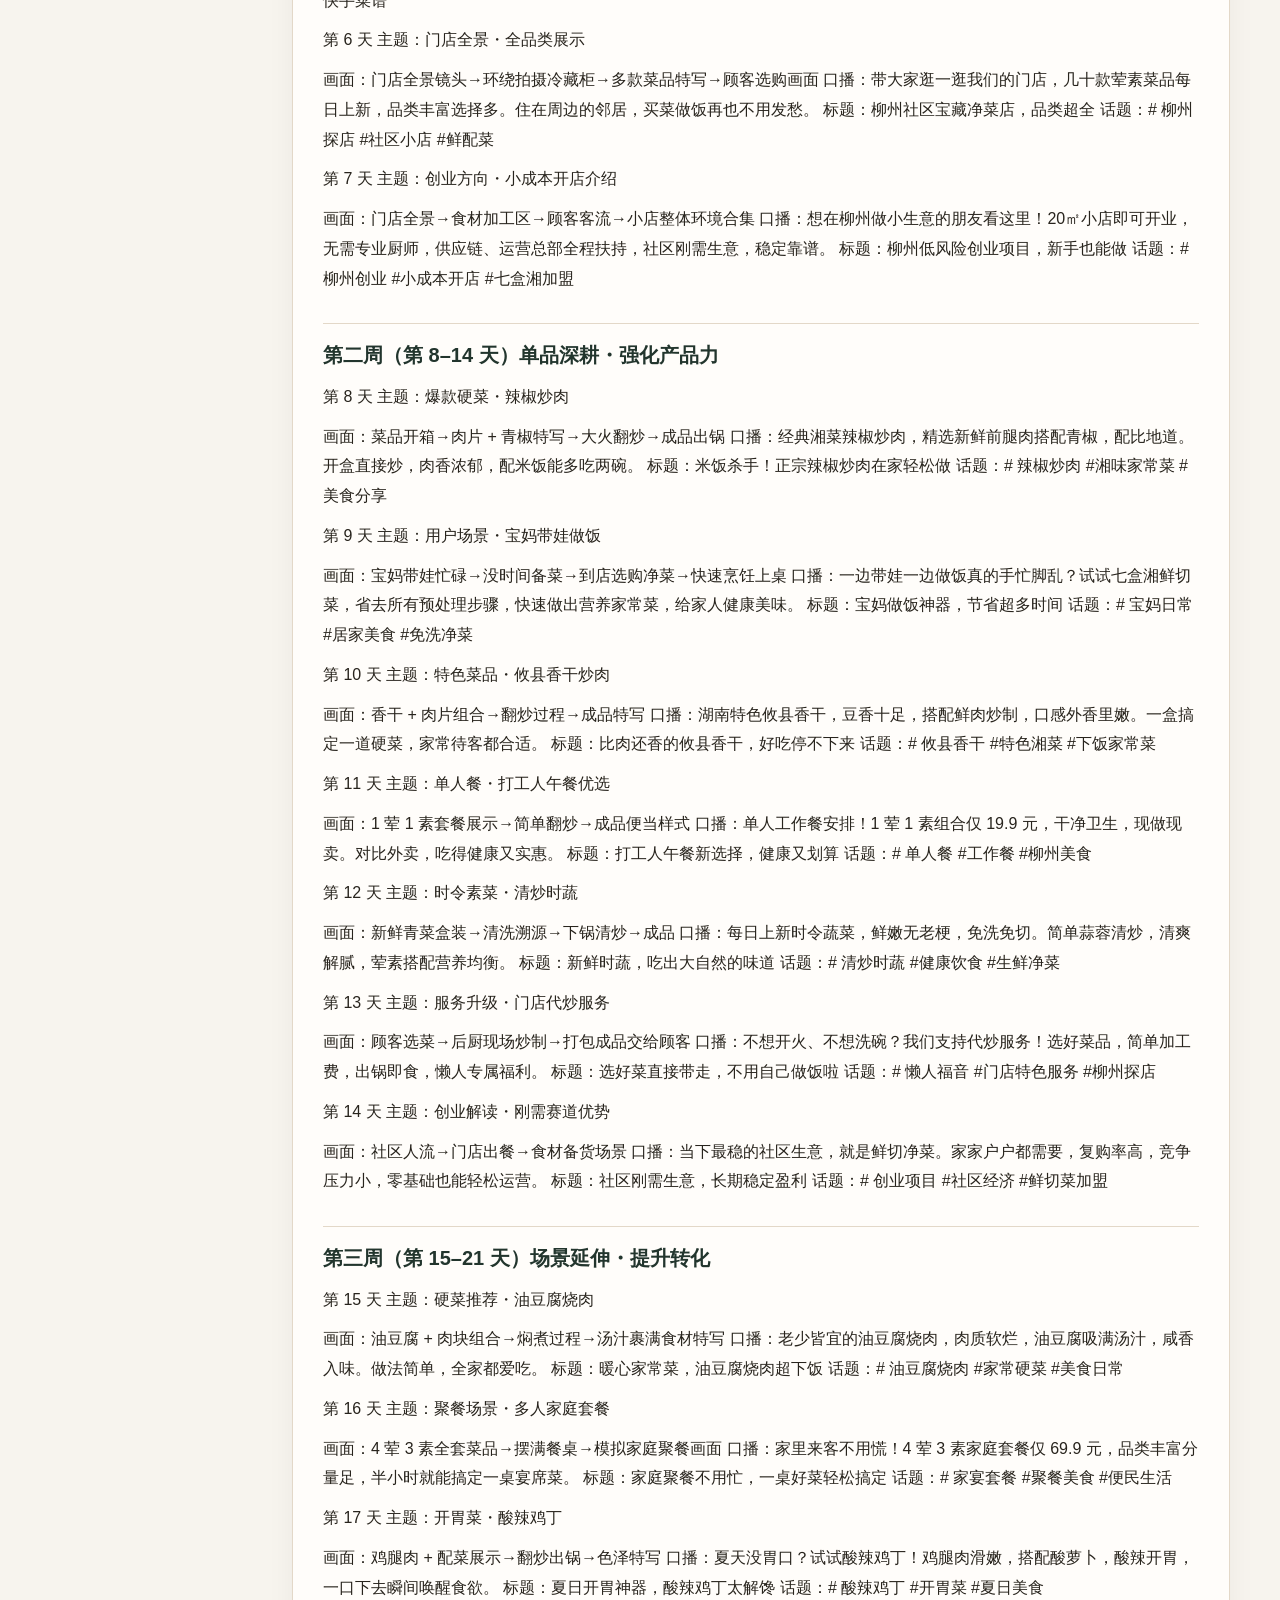
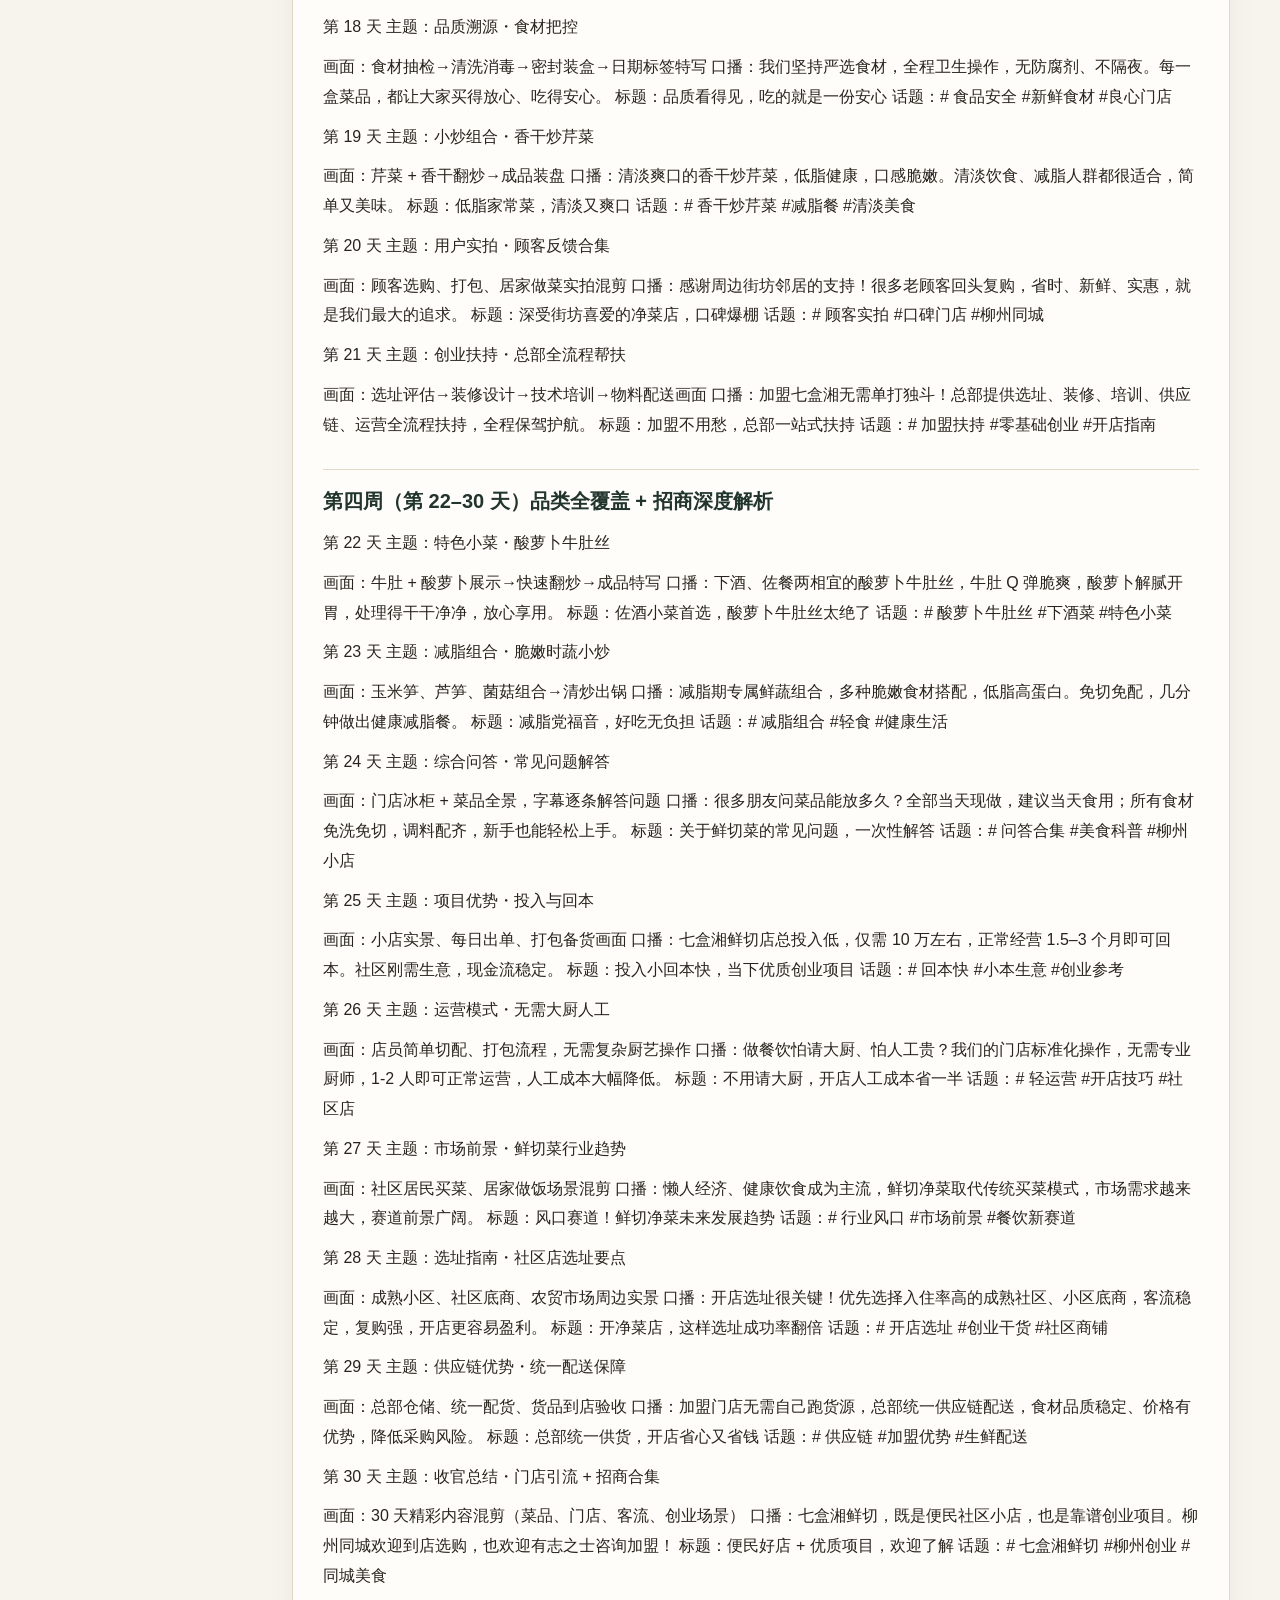
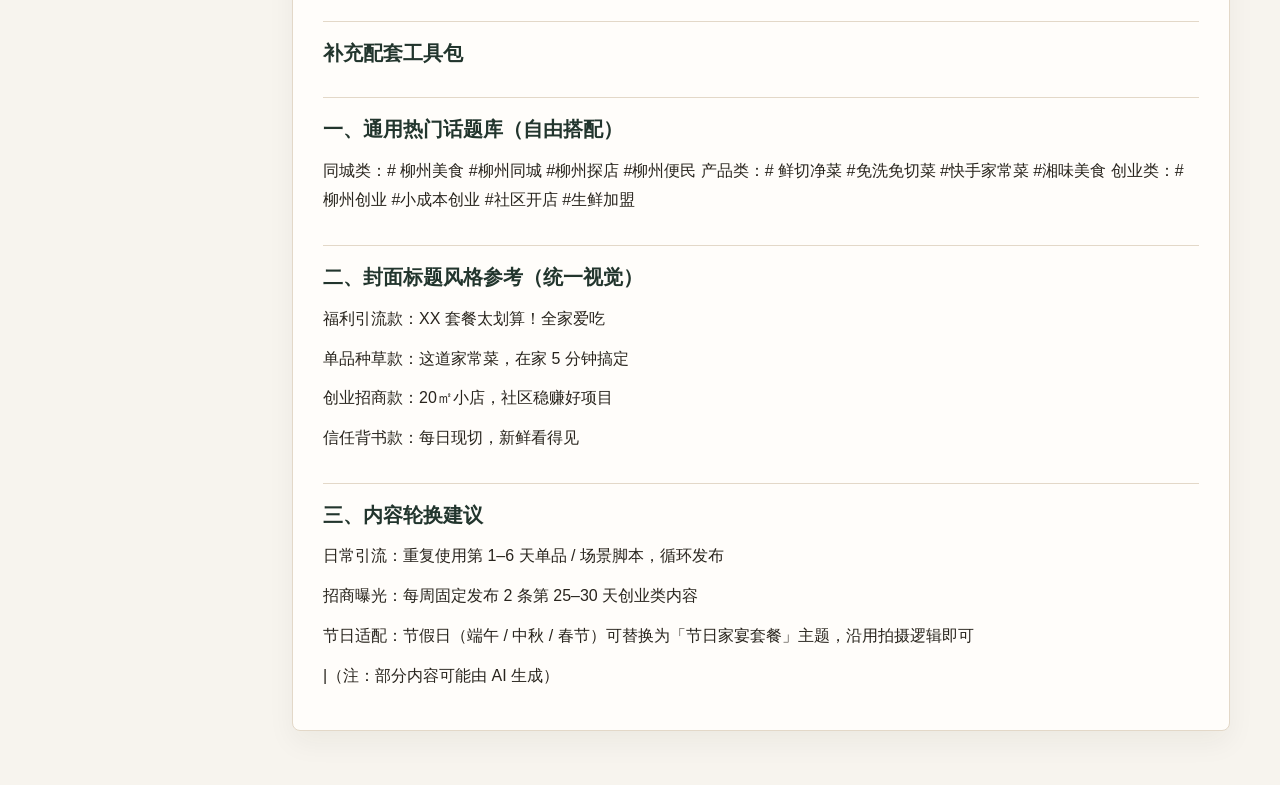
<file: pages/short-video-plan.html>
<!doctype html>
<html lang="zh-CN">
<head>
  <meta charset="utf-8">
  <meta name="viewport" content="width=device-width, initial-scale=1">
  <title>30 天短视频方案</title>
  <link rel="stylesheet" href="../assets/styles.css">
</head>
<body>
  <header class="site-header compact">
    <a class="brand" href="../index.html">七盒湘资料总台</a>
    <a class="home-link" href="../index.html">返回首页</a>
  </header>
  <main class="layout">
    <aside class="toc">
      <div class="toc-title">本页目录</div>
      <a href="#doc-1">七盒湘鲜切 30天短视频完整运营方案</a>
    </aside>
    <article class="article">
      <div class="article-head">
        <div class="num">03</div>
        <div>
          <div class="eyebrow">内容引流</div>
          <h1>30 天短视频方案</h1>
          <p>用于抖音、视频号和同城内容引流，门店开业后可以逐天拍摄。</p>
        </div>
      </div>
      <div class="public-note">公开链接版：本页只展示整理后的网页内容，不提供原始 Word / PDF 附件下载。</div>
      
            <section class="doc-section" id="doc-1">
              <div class="eyebrow">资料 01</div>
              <h2>七盒湘鲜切 30天短视频完整运营方案</h2>
              <div class="doc-body">
                <h3>七盒湘鲜切 30天短视频完整运营方案</h3>
<p>适配平台：抖音 / 视频号 | 单条时长：15–25 秒 | 适用场景：门店引流 + 到店转化 + 招商加盟</p>
<h3>通用执行规范（全周期统一）</h3>
<p>发布时段：11:00–13:00、17:00–19:00（饭点同城流量峰值）</p>
<p>硬性要求：每条挂载门店定位，画面明亮清晰，突出食材新鲜度</p>
<p>固定结尾话术（可选添加在口播 / 评论区）：柳州不想做饭，就来七盒湘鲜切！免洗免切、现切现配、3 分钟出锅！</p>
<p>话题搭配：每条主话题 + 2~3 个同城 / 品类话题，按需选用</p>
<p>内容分区：前 24 天主打门店引流、单品、套餐、用户痛点；后 6 天侧重创业招商、项目解读</p>
<h3>第一周（第 1–7 天）基础种草・建立认知</h3>
<p>第 1 天 主题：每日现切，新鲜不隔夜</p>
<p>画面：清晨食材到货→人工清洗→标准化切配→装盒贴日期标签→冰柜整齐陈列 口播：柳州的朋友们看过来！七盒湘鲜切每日清晨采购食材，现洗、现切、现配，当天货品当天售完，坚决不隔夜。拿回家直接烹饪，省心又健康。 标题：看得见的新鲜！这家净菜店太良心了 话题：# 柳州七盒湘 #鲜切净菜 #同城便民美食</p>
<p>第 2 天 主题：招牌单品・小炒黄牛肉</p>
<p>画面：菜品盒装特写→拆开展示牛肉纹理→热油下锅爆炒→成品淋油特写 口播：门店招牌小炒黄牛肉，精选牛里脊现切现腌，辣椒、调味全部配齐。开火翻炒几分钟，香辣入味，妥妥的下饭神器。 标题：在家也能做出饭店味道的小炒黄牛肉 话题：# 小炒黄牛肉 #湘菜美食 #七盒湘招牌菜</p>
<p>第 3 天 主题：直击痛点・下班做饭难题</p>
<p>画面：下班赶路→菜市场拥挤排队→切换门店冰柜→随手取菜→快速炒菜出锅 口播：上班一天已经够累，回家还要买菜洗菜切菜？来七盒湘，所有工序我们帮你搞定，3 分钟搞定一顿家常菜，解放双手。 标题：打工人的做饭福音，省时又省力 话题：# 打工人日常 #懒人做饭 #柳州同城</p>
<p>第 4 天 主题：引流套餐・3 荤 2 素家庭餐</p>
<p>画面：依次摆出 5 款菜品→组合全景→打包封装→字幕标注价格 口播：家庭晚餐福利来啦！3 荤 2 素全套菜品仅 39.9 元，荤素搭配合理，调料一应俱全，一家三口吃得满足又划算。 标题：39.9 元搞定全家晚餐，性价比拉满 话题：# 家庭套餐 #平价美食 #柳州团购</p>
<p>第 5 天 主题：快手素菜・酸辣土豆丝</p>
<p>画面：盒装土豆丝展示→下锅翻炒→撒料调味→成品装盘 口播：国民家常菜酸辣土豆丝，免削皮免切配，调料都搭配好了。大火翻炒片刻，脆爽开胃，厨房小白也能一次成功。 标题：零失败快手素菜，做法超简单 话题：# 酸辣土豆丝 #家常素菜 #快手菜谱</p>
<p>第 6 天 主题：门店全景・全品类展示</p>
<p>画面：门店全景镜头→环绕拍摄冷藏柜→多款菜品特写→顾客选购画面 口播：带大家逛一逛我们的门店，几十款荤素菜品每日上新，品类丰富选择多。住在周边的邻居，买菜做饭再也不用发愁。 标题：柳州社区宝藏净菜店，品类超全 话题：# 柳州探店 #社区小店 #鲜配菜</p>
<p>第 7 天 主题：创业方向・小成本开店介绍</p>
<p>画面：门店全景→食材加工区→顾客客流→小店整体环境合集 口播：想在柳州做小生意的朋友看这里！20㎡小店即可开业，无需专业厨师，供应链、运营总部全程扶持，社区刚需生意，稳定靠谱。 标题：柳州低风险创业项目，新手也能做 话题：# 柳州创业 #小成本开店 #七盒湘加盟</p>
<h3>第二周（第 8–14 天）单品深耕・强化产品力</h3>
<p>第 8 天 主题：爆款硬菜・辣椒炒肉</p>
<p>画面：菜品开箱→肉片 + 青椒特写→大火翻炒→成品出锅 口播：经典湘菜辣椒炒肉，精选新鲜前腿肉搭配青椒，配比地道。开盒直接炒，肉香浓郁，配米饭能多吃两碗。 标题：米饭杀手！正宗辣椒炒肉在家轻松做 话题：# 辣椒炒肉 #湘味家常菜 #美食分享</p>
<p>第 9 天 主题：用户场景・宝妈带娃做饭</p>
<p>画面：宝妈带娃忙碌→没时间备菜→到店选购净菜→快速烹饪上桌 口播：一边带娃一边做饭真的手忙脚乱？试试七盒湘鲜切菜，省去所有预处理步骤，快速做出营养家常菜，给家人健康美味。 标题：宝妈做饭神器，节省超多时间 话题：# 宝妈日常 #居家美食 #免洗净菜</p>
<p>第 10 天 主题：特色菜品・攸县香干炒肉</p>
<p>画面：香干 + 肉片组合→翻炒过程→成品特写 口播：湖南特色攸县香干，豆香十足，搭配鲜肉炒制，口感外香里嫩。一盒搞定一道硬菜，家常待客都合适。 标题：比肉还香的攸县香干，好吃停不下来 话题：# 攸县香干 #特色湘菜 #下饭家常菜</p>
<p>第 11 天 主题：单人餐・打工人午餐优选</p>
<p>画面：1 荤 1 素套餐展示→简单翻炒→成品便当样式 口播：单人工作餐安排！1 荤 1 素组合仅 19.9 元，干净卫生，现做现卖。对比外卖，吃得健康又实惠。 标题：打工人午餐新选择，健康又划算 话题：# 单人餐 #工作餐 #柳州美食</p>
<p>第 12 天 主题：时令素菜・清炒时蔬</p>
<p>画面：新鲜青菜盒装→清洗溯源→下锅清炒→成品 口播：每日上新时令蔬菜，鲜嫩无老梗，免洗免切。简单蒜蓉清炒，清爽解腻，荤素搭配营养均衡。 标题：新鲜时蔬，吃出大自然的味道 话题：# 清炒时蔬 #健康饮食 #生鲜净菜</p>
<p>第 13 天 主题：服务升级・门店代炒服务</p>
<p>画面：顾客选菜→后厨现场炒制→打包成品交给顾客 口播：不想开火、不想洗碗？我们支持代炒服务！选好菜品，简单加工费，出锅即食，懒人专属福利。 标题：选好菜直接带走，不用自己做饭啦 话题：# 懒人福音 #门店特色服务 #柳州探店</p>
<p>第 14 天 主题：创业解读・刚需赛道优势</p>
<p>画面：社区人流→门店出餐→食材备货场景 口播：当下最稳的社区生意，就是鲜切净菜。家家户户都需要，复购率高，竞争压力小，零基础也能轻松运营。 标题：社区刚需生意，长期稳定盈利 话题：# 创业项目 #社区经济 #鲜切菜加盟</p>
<h3>第三周（第 15–21 天）场景延伸・提升转化</h3>
<p>第 15 天 主题：硬菜推荐・油豆腐烧肉</p>
<p>画面：油豆腐 + 肉块组合→焖煮过程→汤汁裹满食材特写 口播：老少皆宜的油豆腐烧肉，肉质软烂，油豆腐吸满汤汁，咸香入味。做法简单，全家都爱吃。 标题：暖心家常菜，油豆腐烧肉超下饭 话题：# 油豆腐烧肉 #家常硬菜 #美食日常</p>
<p>第 16 天 主题：聚餐场景・多人家庭套餐</p>
<p>画面：4 荤 3 素全套菜品→摆满餐桌→模拟家庭聚餐画面 口播：家里来客不用慌！4 荤 3 素家庭套餐仅 69.9 元，品类丰富分量足，半小时就能搞定一桌宴席菜。 标题：家庭聚餐不用忙，一桌好菜轻松搞定 话题：# 家宴套餐 #聚餐美食 #便民生活</p>
<p>第 17 天 主题：开胃菜・酸辣鸡丁</p>
<p>画面：鸡腿肉 + 配菜展示→翻炒出锅→色泽特写 口播：夏天没胃口？试试酸辣鸡丁！鸡腿肉滑嫩，搭配酸萝卜，酸辣开胃，一口下去瞬间唤醒食欲。 标题：夏日开胃神器，酸辣鸡丁太解馋 话题：# 酸辣鸡丁 #开胃菜 #夏日美食</p>
<p>第 18 天 主题：品质溯源・食材把控</p>
<p>画面：食材抽检→清洗消毒→密封装盒→日期标签特写 口播：我们坚持严选食材，全程卫生操作，无防腐剂、不隔夜。每一盒菜品，都让大家买得放心、吃得安心。 标题：品质看得见，吃的就是一份安心 话题：# 食品安全 #新鲜食材 #良心门店</p>
<p>第 19 天 主题：小炒组合・香干炒芹菜</p>
<p>画面：芹菜 + 香干翻炒→成品装盘 口播：清淡爽口的香干炒芹菜，低脂健康，口感脆嫩。清淡饮食、减脂人群都很适合，简单又美味。 标题：低脂家常菜，清淡又爽口 话题：# 香干炒芹菜 #减脂餐 #清淡美食</p>
<p>第 20 天 主题：用户实拍・顾客反馈合集</p>
<p>画面：顾客选购、打包、居家做菜实拍混剪 口播：感谢周边街坊邻居的支持！很多老顾客回头复购，省时、新鲜、实惠，就是我们最大的追求。 标题：深受街坊喜爱的净菜店，口碑爆棚 话题：# 顾客实拍 #口碑门店 #柳州同城</p>
<p>第 21 天 主题：创业扶持・总部全流程帮扶</p>
<p>画面：选址评估→装修设计→技术培训→物料配送画面 口播：加盟七盒湘无需单打独斗！总部提供选址、装修、培训、供应链、运营全流程扶持，全程保驾护航。 标题：加盟不用愁，总部一站式扶持 话题：# 加盟扶持 #零基础创业 #开店指南</p>
<h3>第四周（第 22–30 天）品类全覆盖 + 招商深度解析</h3>
<p>第 22 天 主题：特色小菜・酸萝卜牛肚丝</p>
<p>画面：牛肚 + 酸萝卜展示→快速翻炒→成品特写 口播：下酒、佐餐两相宜的酸萝卜牛肚丝，牛肚 Q 弹脆爽，酸萝卜解腻开胃，处理得干干净净，放心享用。 标题：佐酒小菜首选，酸萝卜牛肚丝太绝了 话题：# 酸萝卜牛肚丝 #下酒菜 #特色小菜</p>
<p>第 23 天 主题：减脂组合・脆嫩时蔬小炒</p>
<p>画面：玉米笋、芦笋、菌菇组合→清炒出锅 口播：减脂期专属鲜蔬组合，多种脆嫩食材搭配，低脂高蛋白。免切免配，几分钟做出健康减脂餐。 标题：减脂党福音，好吃无负担 话题：# 减脂组合 #轻食 #健康生活</p>
<p>第 24 天 主题：综合问答・常见问题解答</p>
<p>画面：门店冰柜 + 菜品全景，字幕逐条解答问题 口播：很多朋友问菜品能放多久？全部当天现做，建议当天食用；所有食材免洗免切，调料配齐，新手也能轻松上手。 标题：关于鲜切菜的常见问题，一次性解答 话题：# 问答合集 #美食科普 #柳州小店</p>
<p>第 25 天 主题：项目优势・投入与回本</p>
<p>画面：小店实景、每日出单、打包备货画面 口播：七盒湘鲜切店总投入低，仅需 10 万左右，正常经营 1.5–3 个月即可回本。社区刚需生意，现金流稳定。 标题：投入小回本快，当下优质创业项目 话题：# 回本快 #小本生意 #创业参考</p>
<p>第 26 天 主题：运营模式・无需大厨人工</p>
<p>画面：店员简单切配、打包流程，无需复杂厨艺操作 口播：做餐饮怕请大厨、怕人工贵？我们的门店标准化操作，无需专业厨师，1-2 人即可正常运营，人工成本大幅降低。 标题：不用请大厨，开店人工成本省一半 话题：# 轻运营 #开店技巧 #社区店</p>
<p>第 27 天 主题：市场前景・鲜切菜行业趋势</p>
<p>画面：社区居民买菜、居家做饭场景混剪 口播：懒人经济、健康饮食成为主流，鲜切净菜取代传统买菜模式，市场需求越来越大，赛道前景广阔。 标题：风口赛道！鲜切净菜未来发展趋势 话题：# 行业风口 #市场前景 #餐饮新赛道</p>
<p>第 28 天 主题：选址指南・社区店选址要点</p>
<p>画面：成熟小区、社区底商、农贸市场周边实景 口播：开店选址很关键！优先选择入住率高的成熟社区、小区底商，客流稳定，复购强，开店更容易盈利。 标题：开净菜店，这样选址成功率翻倍 话题：# 开店选址 #创业干货 #社区商铺</p>
<p>第 29 天 主题：供应链优势・统一配送保障</p>
<p>画面：总部仓储、统一配货、货品到店验收 口播：加盟门店无需自己跑货源，总部统一供应链配送，食材品质稳定、价格有优势，降低采购风险。 标题：总部统一供货，开店省心又省钱 话题：# 供应链 #加盟优势 #生鲜配送</p>
<p>第 30 天 主题：收官总结・门店引流 + 招商合集</p>
<p>画面：30 天精彩内容混剪（菜品、门店、客流、创业场景） 口播：七盒湘鲜切，既是便民社区小店，也是靠谱创业项目。柳州同城欢迎到店选购，也欢迎有志之士咨询加盟！ 标题：便民好店 + 优质项目，欢迎了解 话题：# 七盒湘鲜切 #柳州创业 #同城美食</p>
<h3>补充配套工具包</h3>
<h3>一、通用热门话题库（自由搭配）</h3>
<p>同城类：# 柳州美食 #柳州同城 #柳州探店 #柳州便民 产品类：# 鲜切净菜 #免洗免切菜 #快手家常菜 #湘味美食 创业类：# 柳州创业 #小成本创业 #社区开店 #生鲜加盟</p>
<h3>二、封面标题风格参考（统一视觉）</h3>
<p>福利引流款：XX 套餐太划算！全家爱吃</p>
<p>单品种草款：这道家常菜，在家 5 分钟搞定</p>
<p>创业招商款：20㎡小店，社区稳赚好项目</p>
<p>信任背书款：每日现切，新鲜看得见</p>
<h3>三、内容轮换建议</h3>
<p>日常引流：重复使用第 1–6 天单品 / 场景脚本，循环发布</p>
<p>招商曝光：每周固定发布 2 条第 25–30 天创业类内容</p>
<p>节日适配：节假日（端午 / 中秋 / 春节）可替换为「节日家宴套餐」主题，沿用拍摄逻辑即可</p>
<p>|（注：部分内容可能由 AI 生成）</p>
              </div>
            </section>
            
    </article>
  </main>
  <a class="floating-home" href="../index.html" aria-label="返回首页">首页</a>
</body>
</html>
</file>
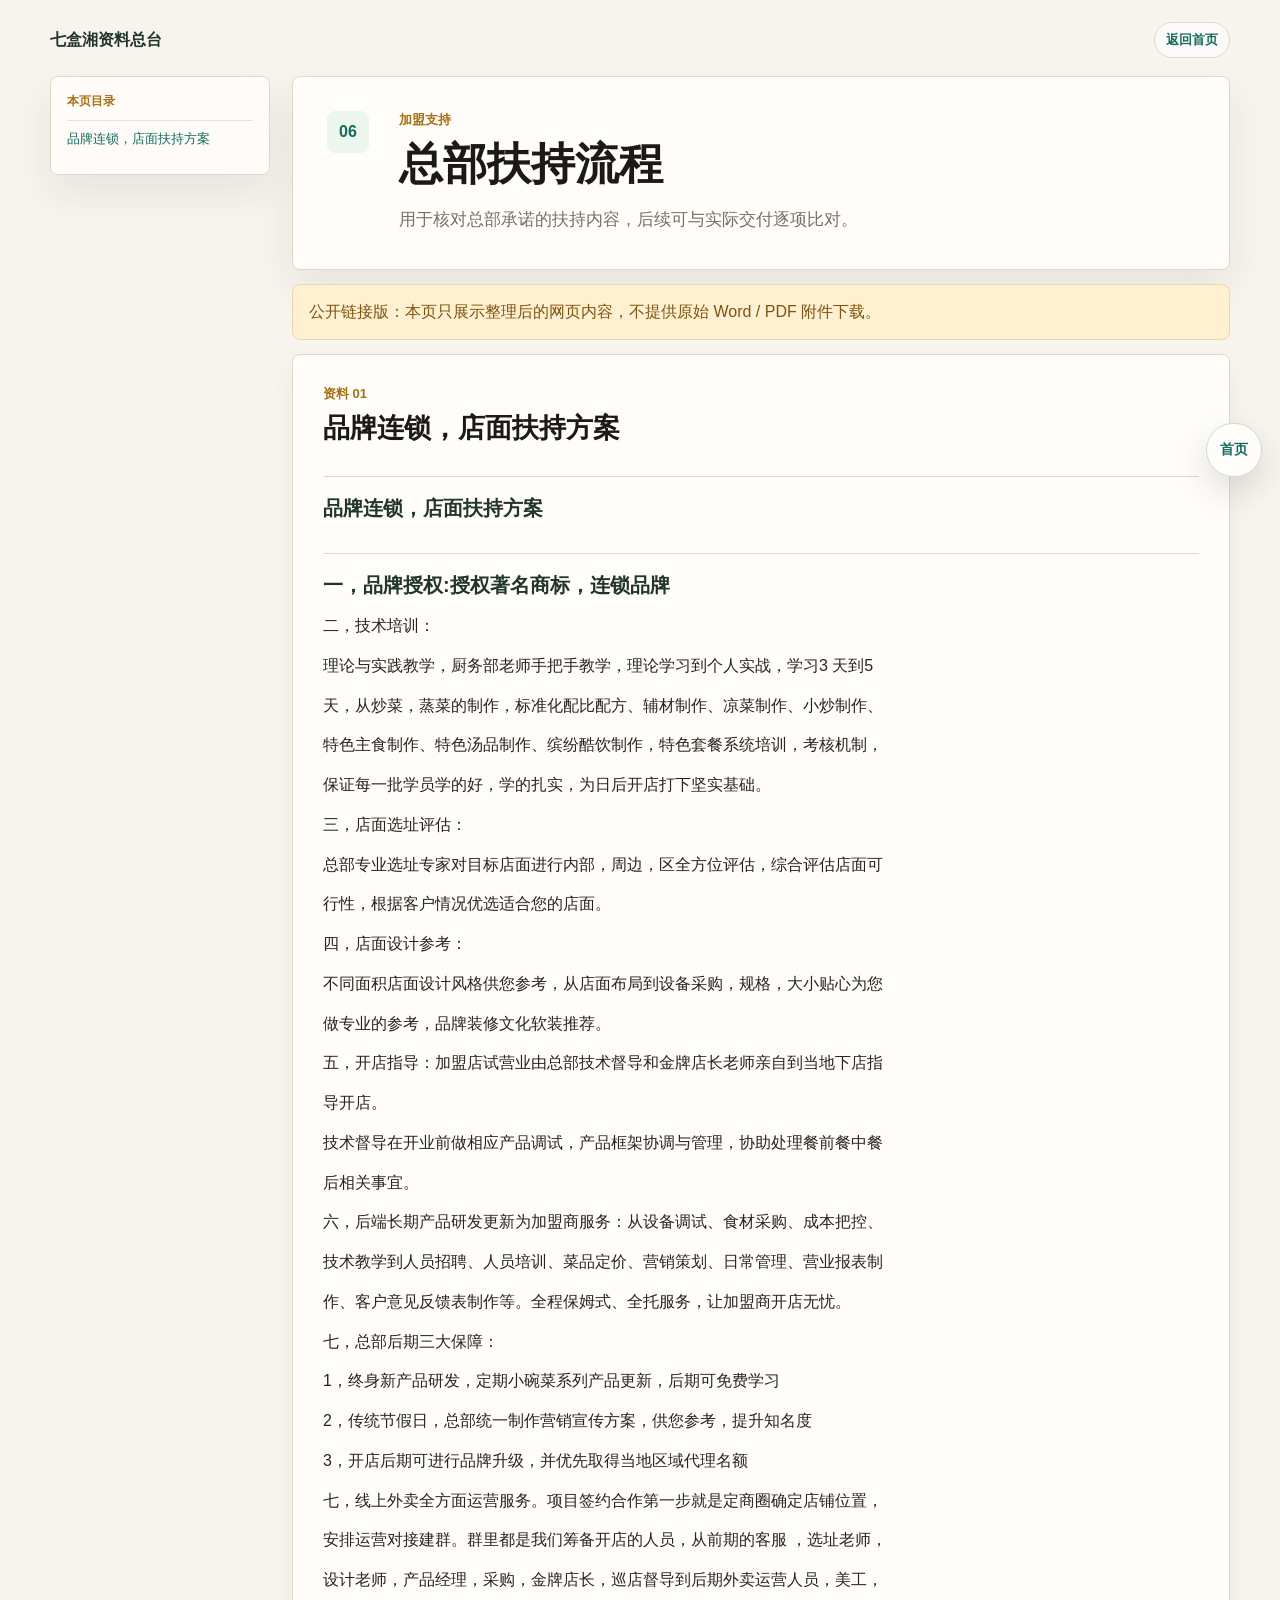
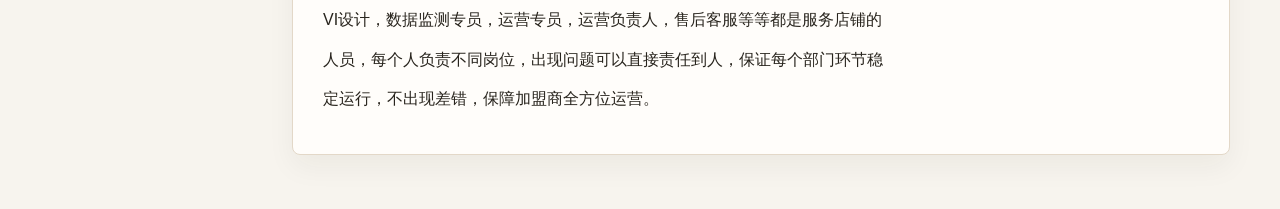
<file: pages/support-process.html>
<!doctype html>
<html lang="zh-CN">
<head>
  <meta charset="utf-8">
  <meta name="viewport" content="width=device-width, initial-scale=1">
  <title>总部扶持流程</title>
  <link rel="stylesheet" href="../assets/styles.css">
</head>
<body>
  <header class="site-header compact">
    <a class="brand" href="../index.html">七盒湘资料总台</a>
    <a class="home-link" href="../index.html">返回首页</a>
  </header>
  <main class="layout">
    <aside class="toc">
      <div class="toc-title">本页目录</div>
      <a href="#doc-1">品牌连锁，店面扶持方案</a>
    </aside>
    <article class="article">
      <div class="article-head">
        <div class="num">06</div>
        <div>
          <div class="eyebrow">加盟支持</div>
          <h1>总部扶持流程</h1>
          <p>用于核对总部承诺的扶持内容，后续可与实际交付逐项比对。</p>
        </div>
      </div>
      <div class="public-note">公开链接版：本页只展示整理后的网页内容，不提供原始 Word / PDF 附件下载。</div>
      
            <section class="doc-section" id="doc-1">
              <div class="eyebrow">资料 01</div>
              <h2>品牌连锁，店面扶持方案</h2>
              <div class="doc-body">
                <h3>品牌连锁，店面扶持方案</h3>
<h3>一，品牌授权:授权著名商标，连锁品牌</h3>
<p>二，技术培训：</p>
<p>理论与实践教学，厨务部老师手把手教学，理论学习到个人实战，学习3 天到5</p>
<p>天，从炒菜，蒸菜的制作，标准化配比配方、辅材制作、凉菜制作、小炒制作、</p>
<p>特色主食制作、特色汤品制作、缤纷酷饮制作，特色套餐系统培训，考核机制，</p>
<p>保证每一批学员学的好，学的扎实，为日后开店打下坚实基础。</p>
<p>三，店面选址评估：</p>
<p>总部专业选址专家对目标店面进行内部，周边，区全方位评估，综合评估店面可</p>
<p>行性，根据客户情况优选适合您的店面。</p>
<p>四，店面设计参考：</p>
<p>不同面积店面设计风格供您参考，从店面布局到设备采购，规格，大小贴心为您</p>
<p>做专业的参考，品牌装修文化软装推荐。</p>
<p>五，开店指导：加盟店试营业由总部技术督导和金牌店长老师亲自到当地下店指</p>
<p>导开店。</p>
<p>技术督导在开业前做相应产品调试，产品框架协调与管理，协助处理餐前餐中餐</p>
<p>后相关事宜。</p>
<p>六，后端长期产品研发更新为加盟商服务：从设备调试、食材采购、成本把控、</p>
<p>技术教学到人员招聘、人员培训、菜品定价、营销策划、日常管理、营业报表制</p>
<p>作、客户意见反馈表制作等。全程保姆式、全托服务，让加盟商开店无忧。</p>
<p>七，总部后期三大保障：</p>
<p>1，终身新产品研发，定期小碗菜系列产品更新，后期可免费学习</p>
<p>2，传统节假日，总部统一制作营销宣传方案，供您参考，提升知名度</p>
<p>3，开店后期可进行品牌升级，并优先取得当地区域代理名额</p>
<p>七，线上外卖全方面运营服务。项目签约合作第一步就是定商圈确定店铺位置，</p>
<p>安排运营对接建群。群里都是我们筹备开店的人员，从前期的客服 ，选址老师，</p>
<p>设计老师，产品经理，采购，金牌店长，巡店督导到后期外卖运营人员，美工，</p>
<p>VI设计，数据监测专员，运营专员，运营负责人，售后客服等等都是服务店铺的</p>
<p>人员，每个人负责不同岗位，出现问题可以直接责任到人，保证每个部门环节稳</p>
<p>定运行，不出现差错，保障加盟商全方位运营。</p>
              </div>
            </section>
            
    </article>
  </main>
  <a class="floating-home" href="../index.html" aria-label="返回首页">首页</a>
</body>
</html>
</file>
<file: assets/styles.css>
:root {
  color-scheme: light;
  --bg: #f7f4ee;
  --paper: #fffdfa;
  --ink: #1c1a16;
  --soft: #766f63;
  --line: #e3d8c8;
  --green: #126d5d;
  --deep: #22352d;
  --gold: #a96f12;
  --wash: #edf5ef;
  --warn: #fff0d2;
  --shadow: 0 18px 42px rgba(44, 35, 23, .08);
}
* { box-sizing: border-box; }
html { scroll-behavior: smooth; }
body {
  margin: 0;
  background: var(--bg);
  color: var(--ink);
  font-family: -apple-system, BlinkMacSystemFont, "Segoe UI", "PingFang SC", "Microsoft YaHei", sans-serif;
  letter-spacing: 0;
}
a { color: inherit; text-decoration: none; }
.site-header {
  width: min(1120px, calc(100% - 32px));
  margin: 0 auto;
  padding: 22px 0 12px;
  display: flex;
  align-items: center;
  justify-content: space-between;
  gap: 16px;
}
.site-header.compact {
  width: min(1180px, calc(100% - 32px));
  padding-bottom: 18px;
}
.brand {
  font-weight: 850;
  color: var(--deep);
}
.label, .home-link {
  padding: 8px 11px;
  border: 1px solid var(--line);
  border-radius: 999px;
  background: rgba(255,255,255,.62);
  color: var(--green);
  font-size: 13px;
  font-weight: 750;
}
.floating-home {
  position: fixed;
  right: 18px;
  top: 50%;
  z-index: 20;
  transform: translateY(-50%);
  display: inline-flex;
  align-items: center;
  justify-content: center;
  min-width: 54px;
  height: 54px;
  padding: 0 13px;
  border: 1px solid rgba(18,109,93,.22);
  border-radius: 999px;
  background: rgba(255,253,250,.92);
  color: var(--green);
  font-size: 14px;
  font-weight: 900;
  box-shadow: 0 14px 32px rgba(44, 35, 23, .14);
  backdrop-filter: blur(10px);
}
.floating-home:hover {
  background: var(--green);
  color: #fff;
}
.home {
  width: min(1120px, calc(100% - 32px));
  margin: 0 auto;
  padding: 14px 0 54px;
}
.hero {
  display: grid;
  grid-template-columns: minmax(0, 1.1fr) 420px;
  gap: 22px;
  align-items: stretch;
  min-height: 320px;
  margin-top: 10px;
}
.hero-copy {
  padding: 46px;
  border: 1px solid var(--line);
  border-radius: 8px;
  background:
    linear-gradient(135deg, rgba(18,109,93,.10), rgba(169,111,18,.08)),
    var(--paper);
  box-shadow: var(--shadow);
}
.eyebrow {
  color: var(--gold);
  font-size: 13px;
  font-weight: 850;
}
h1 {
  margin: 12px 0 0;
  font-size: clamp(32px, 5vw, 56px);
  line-height: 1.04;
}
.hero-copy p, .article-head p {
  margin: 18px 0 0;
  color: var(--soft);
  font-size: 17px;
  line-height: 1.75;
}
.hero-panel {
  display: grid;
  grid-template-columns: repeat(2, minmax(0, 1fr));
  gap: 10px;
}
.hero-panel div {
  padding: 22px;
  border: 1px solid var(--line);
  border-radius: 8px;
  background: var(--paper);
  box-shadow: var(--shadow);
}
.hero-panel span {
  display: block;
  color: var(--soft);
  font-size: 13px;
}
.hero-panel strong {
  display: block;
  margin-top: 14px;
  color: var(--green);
  font-size: 30px;
  line-height: 1.05;
}
.note-band {
  display: flex;
  gap: 12px;
  align-items: flex-start;
  margin: 16px 0;
  padding: 16px 18px;
  border: 1px solid #ead5ad;
  border-radius: 8px;
  background: var(--warn);
  color: #80530d;
  line-height: 1.65;
}
.note-band strong {
  white-space: nowrap;
}
.tool-grid {
  display: grid;
  grid-template-columns: repeat(2, minmax(0, 1fr));
  gap: 12px;
}
.tool-card {
  display: grid;
  grid-template-columns: 46px minmax(0, 1fr) auto;
  gap: 14px;
  align-items: center;
  min-height: 138px;
  padding: 22px;
  border: 1px solid var(--line);
  border-radius: 8px;
  background: var(--paper);
  box-shadow: 0 12px 28px rgba(44, 35, 23, .05);
}
.tool-card:hover {
  border-color: rgba(18,109,93,.42);
  transform: translateY(-1px);
}
.tool-num, .num {
  display: inline-flex;
  align-items: center;
  justify-content: center;
  width: 42px;
  height: 42px;
  border-radius: 8px;
  background: var(--wash);
  color: var(--green);
  font-weight: 900;
}
.tool-copy span {
  color: var(--gold);
  font-size: 12px;
  font-weight: 850;
}
.tool-copy h2 {
  margin: 5px 0 0;
  font-size: 21px;
  line-height: 1.25;
}
.tool-copy p {
  margin: 9px 0 0;
  color: var(--soft);
  font-size: 14px;
  line-height: 1.6;
}
.tool-card strong {
  color: var(--green);
  font-size: 14px;
}
.tool-card strong::after { content: " ->"; }
footer {
  margin-top: 22px;
  color: var(--soft);
  text-align: center;
  font-size: 13px;
  line-height: 1.6;
}
.layout {
  width: min(1180px, calc(100% - 32px));
  margin: 0 auto;
  display: grid;
  grid-template-columns: 220px minmax(0, 1fr);
  gap: 22px;
  padding-bottom: 54px;
}
.article, .toc, .doc-section {
  min-width: 0;
}
.toc {
  position: sticky;
  top: 16px;
  align-self: start;
  padding: 16px;
  border: 1px solid var(--line);
  border-radius: 8px;
  background: rgba(255,253,250,.82);
  box-shadow: var(--shadow);
}
.toc-title {
  color: var(--gold);
  font-size: 12px;
  font-weight: 850;
  margin-bottom: 10px;
}
.toc a {
  display: block;
  padding: 9px 0;
  border-top: 1px solid rgba(227,216,200,.75);
  color: var(--green);
  font-size: 13px;
  line-height: 1.45;
  overflow-wrap: anywhere;
}
.article-head {
  display: grid;
  grid-template-columns: 54px minmax(0, 1fr);
  gap: 18px;
  padding: 34px;
  border: 1px solid var(--line);
  border-radius: 8px;
  background: var(--paper);
  box-shadow: var(--shadow);
}
.article-head h1 {
  font-size: clamp(30px, 4vw, 44px);
}
.public-note {
  margin: 14px 0;
  padding: 14px 16px;
  border: 1px solid #ead5ad;
  border-radius: 8px;
  background: var(--warn);
  color: #80530d;
  line-height: 1.65;
}
.doc-section {
  margin-top: 14px;
  padding: 30px;
  border: 1px solid var(--line);
  border-radius: 8px;
  background: var(--paper);
  box-shadow: 0 12px 28px rgba(44, 35, 23, .05);
}
.doc-section h2 {
  margin: 8px 0 20px;
  font-size: 27px;
  line-height: 1.3;
}
.doc-body {
  color: #28241d;
  font-size: 16px;
  line-height: 1.86;
}
.doc-body p {
  margin: 10px 0;
}
.doc-body h3 {
  margin: 30px 0 12px;
  padding-top: 18px;
  border-top: 1px solid var(--line);
  color: var(--deep);
  font-size: 20px;
  line-height: 1.38;
}
.callout {
  padding: 15px 16px;
  border-radius: 8px;
  background: var(--wash);
  color: var(--deep);
  font-weight: 750;
}
.check-line {
  padding: 10px 12px;
  border: 1px solid var(--line);
  border-radius: 8px;
  background: #fbf8f2;
}
.table-wrap {
  width: 100%;
  max-width: 100%;
  overflow-x: auto;
  margin: 16px 0;
  border: 1px solid var(--line);
  border-radius: 8px;
  -webkit-overflow-scrolling: touch;
}
table {
  width: 100%;
  min-width: 680px;
  border-collapse: collapse;
  background: #fff;
}
th, td {
  padding: 11px 12px;
  border-right: 1px solid var(--line);
  border-bottom: 1px solid var(--line);
  text-align: left;
  vertical-align: top;
  font-size: 14px;
  line-height: 1.58;
}
th {
  background: #f4eee4;
  color: var(--deep);
  font-weight: 850;
}
tr:last-child td { border-bottom: 0; }
th:last-child, td:last-child { border-right: 0; }
@media (max-width: 900px) {
  .hero {
    grid-template-columns: 1fr;
  }
  .tool-grid {
    grid-template-columns: 1fr;
  }
  .layout {
    grid-template-columns: 1fr;
  }
  .toc {
    position: static;
  }
}
@media (max-width: 560px) {
  .site-header, .home, .layout {
    width: min(100% - 24px, 1120px);
  }
  .site-header {
    padding-top: 16px;
  }
  .hero-copy {
    padding: 25px;
  }
  h1 {
    font-size: 34px;
  }
  .hero-panel {
    grid-template-columns: 1fr 1fr;
  }
  .hero-panel div {
    padding: 16px;
  }
  .hero-panel strong {
    font-size: 23px;
  }
  .tool-card {
    grid-template-columns: 42px minmax(0, 1fr);
    align-items: start;
  }
  .tool-card strong {
    grid-column: 2;
  }
  .article-head {
    grid-template-columns: 1fr;
    padding: 24px;
  }
  .doc-section {
    padding: 22px;
  }
  .doc-section h2, .doc-body h3, .doc-body p {
    overflow-wrap: anywhere;
  }
  .doc-body {
    font-size: 15px;
  }
  .floating-home {
    right: 12px;
    top: auto;
    bottom: 18px;
    transform: none;
    min-width: 58px;
    height: 46px;
    font-size: 13px;
  }
}
</file>
